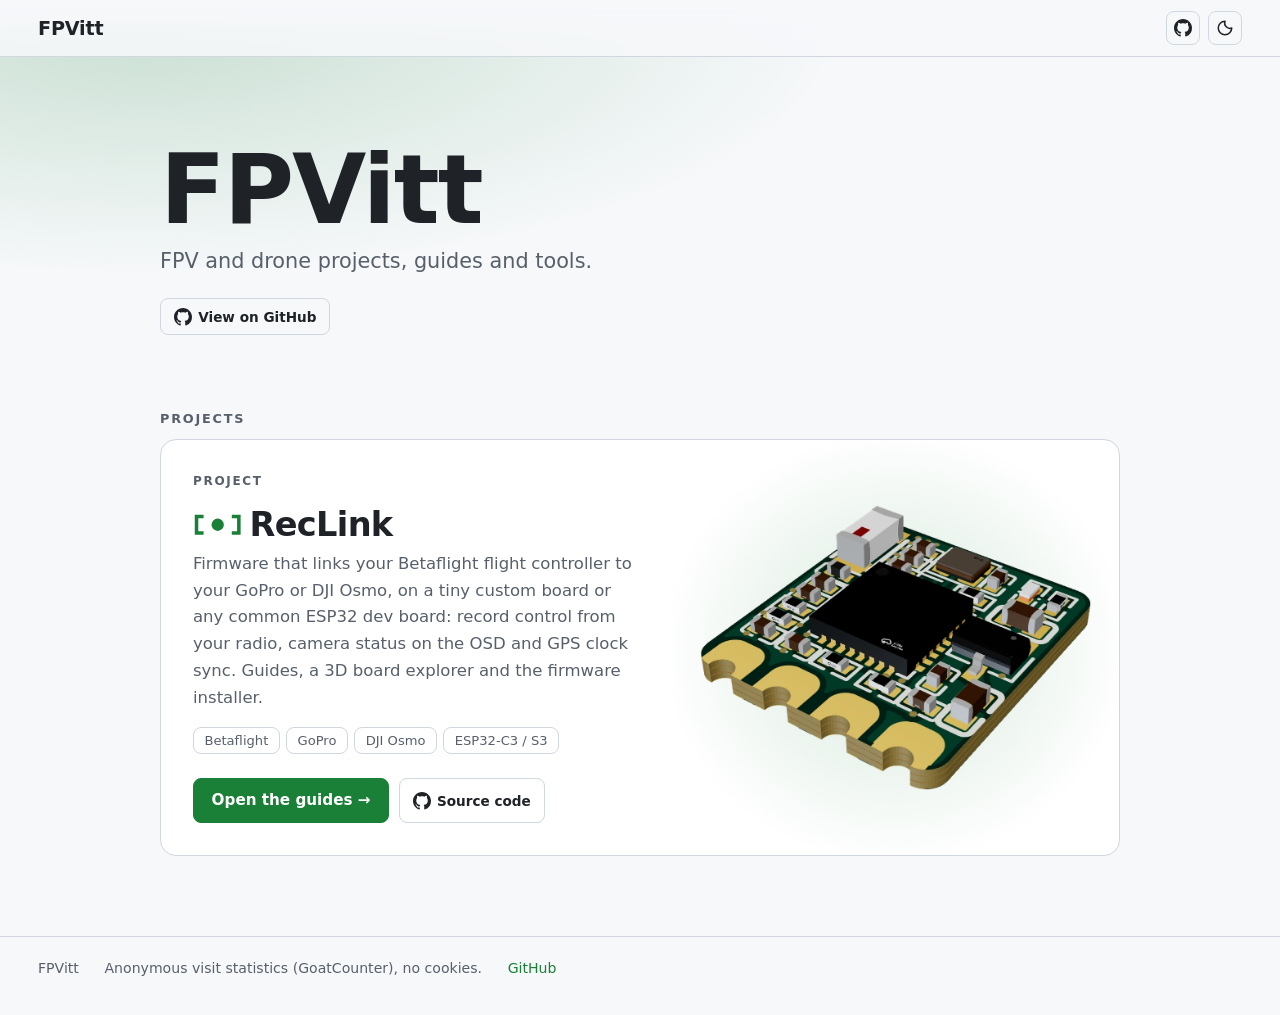
<file: index.html>
<!doctype html>
<html lang="en" data-theme="auto">
<head>
<meta charset="utf-8">
<meta name="viewport" content="width=device-width,initial-scale=1">
<title>FPVitt</title>
<meta name="description" content="FPVitt: FPV and drone projects, guides and tools.">
<meta name="theme-color" content="#0f1216">
<link rel="canonical" href="https://fpvitt.github.io/">
<meta property="og:title" content="FPVitt"><meta property="og:description" content="FPVitt: FPV and drone projects, guides and tools."><meta property="og:type" content="website"><meta property="og:url" content="https://fpvitt.github.io/">
<meta property="og:site_name" content="FPVitt"><meta property="og:image" content="https://fpvitt.github.io/RecLink/assets/og.png"><meta name="twitter:card" content="summary_large_image">
<link rel="icon" type="image/svg+xml" href="RecLink/assets/favicon.svg">
<script>try{var t=localStorage.getItem('rl-theme');if(t)document.documentElement.dataset.theme=t}catch(e){}</script>
<link rel="stylesheet" href="RecLink/assets/site.css">
<style>
.home .hero{padding:3.2rem 0 1.6rem;position:relative}
.home .hero h1{font-size:clamp(3.4rem,10vw,6rem);margin:0 0 .5rem}
.home .hero .sub{font-size:1.3rem;color:var(--mut);margin:0 0 1.3rem;max-width:34rem}
.home .hero::before{content:"";position:absolute;inset:-4rem -40vw auto -40vw;height:22rem;z-index:-1;pointer-events:none;
  background:radial-gradient(50% 100% at 25% 0,color-mix(in srgb,var(--acc) 20%,transparent),transparent 70%)}
.home h2.plain{margin-top:2.2rem;font-size:.8rem;letter-spacing:.14em;text-transform:uppercase;color:var(--mut)}
.proj{display:grid;grid-template-columns:1.05fr .95fr;gap:1rem;align-items:center;background:var(--card);border:1px solid var(--line);border-radius:var(--radius-xl);overflow:hidden;transition:border-color .15s}
.proj:hover{border-color:var(--acc)}
.proj{position:relative;cursor:pointer}
.proj .actions .btn:not(.ghost)::after{content:"";position:absolute;inset:0;border-radius:inherit;z-index:1}
.proj .actions .btn.ghost{position:relative;z-index:2}
.proj .actions .btn:not(.ghost):focus-visible::after{outline:2px solid var(--acc-ink);outline-offset:2px}
.proj-txt{padding:2rem 1.2rem 2rem 2rem}
.proj-k{margin:0 0 .5rem;font-size:.75rem;letter-spacing:.14em;text-transform:uppercase;color:var(--acc-ink);font-weight:700}
.proj h3{text-transform:none;color:var(--fg);display:flex;align-items:center;gap:.45rem;margin:0 0 .6rem;font:900 2.1rem/1 var(--font-brand);letter-spacing:-.02em}
.proj h3 .mark{height:.7em;width:auto;color:var(--acc-ink)}
.proj p{color:var(--mut);margin:0 0 1rem}
.tags{list-style:none;display:flex;flex-wrap:wrap;gap:.4rem;margin:0 0 1.3rem;padding:0}
.tags li{border:1px solid var(--line);border-radius:var(--radius-md);padding:.1rem .65rem;font-size:.82rem;color:var(--mut)}
.proj .actions{display:flex;flex-wrap:wrap;gap:.6rem}
.proj-img{display:block;align-self:stretch;background:radial-gradient(70% 70% at 50% 50%,color-mix(in srgb,var(--acc) 18%,transparent),transparent 75%)}
.proj-img img{display:block;width:100%;height:100%;object-fit:contain;padding:1.2rem}
@media (max-width:760px){.proj{grid-template-columns:1fr}.proj-txt{padding:1.4rem}.proj-img{order:-1}.proj-img img{max-height:240px}}
</style>
</head>
<body data-doc="home" class="home">
<header class="topbar"><div class="bar"><a class="brand" href="./"><span>FPVitt</span></a>
<div class="tools"><a class="icon gh-btn" href="https://github.com/FPVitt" target="_blank" rel="noopener" title="GitHub" aria-label="GitHub"><svg viewBox="0 0 16 16" aria-hidden="true" fill="currentColor"><path d="M8 0C3.58 0 0 3.58 0 8c0 3.54 2.29 6.53 5.47 7.59.4.07.55-.17.55-.38 0-.19-.01-.82-.01-1.49-2.01.37-2.53-.49-2.69-.94-.09-.23-.48-.94-.82-1.13-.28-.15-.68-.52-.01-.53.63-.01 1.08.58 1.23.82.72 1.21 1.87.87 2.33.66.07-.52.28-.87.51-1.07-1.78-.2-3.64-.89-3.64-3.95 0-.87.31-1.59.82-2.15-.08-.2-.36-1.02.08-2.12 0 0 .67-.21 2.2.82.64-.18 1.32-.27 2-.27s1.36.09 2 .27c1.53-1.04 2.2-.82 2.2-.82.44 1.1.16 1.92.08 2.12.51.56.82 1.27.82 2.15 0 3.07-1.87 3.75-3.65 3.95.29.25.54.73.54 1.48 0 1.07-.01 1.93-.01 2.2 0 .21.15.46.55.38A8.01 8.01 0 0 0 16 8c0-4.42-3.58-8-8-8z"/></svg></a>
<button class="icon theme-btn" type="button" title="Switch light / dark theme" aria-label="Switch light / dark theme"><svg viewBox="0 0 24 24" aria-hidden="true"><path d="M12 3a9 9 0 1 0 9 9 7 7 0 0 1-9-9z" fill="none" stroke="currentColor" stroke-width="2" stroke-linejoin="round"/></svg></button></div>
</div></header>
<div class="layout"><main id="main" class="content">
<div class="hero"><h1>FPVitt</h1><p class="sub">FPV and drone projects, guides and tools.</p>
<p><a class="btn ghost" href="https://github.com/FPVitt" target="_blank" rel="noopener"><svg viewBox="0 0 16 16" aria-hidden="true" fill="currentColor"><path d="M8 0C3.58 0 0 3.58 0 8c0 3.54 2.29 6.53 5.47 7.59.4.07.55-.17.55-.38 0-.19-.01-.82-.01-1.49-2.01.37-2.53-.49-2.69-.94-.09-.23-.48-.94-.82-1.13-.28-.15-.68-.52-.01-.53.63-.01 1.08.58 1.23.82.72 1.21 1.87.87 2.33.66.07-.52.28-.87.51-1.07-1.78-.2-3.64-.89-3.64-3.95 0-.87.31-1.59.82-2.15-.08-.2-.36-1.02.08-2.12 0 0 .67-.21 2.2.82.64-.18 1.32-.27 2-.27s1.36.09 2 .27c1.53-1.04 2.2-.82 2.2-.82.44 1.1.16 1.92.08 2.12.51.56.82 1.27.82 2.15 0 3.07-1.87 3.75-3.65 3.95.29.25.54.73.54 1.48 0 1.07-.01 1.93-.01 2.2 0 .21.15.46.55.38A8.01 8.01 0 0 0 16 8c0-4.42-3.58-8-8-8z"/></svg>View on GitHub</a></p></div>
<h2 class="plain">Projects</h2>
<article class="proj"><div class="proj-txt"><p class="proj-k">Project</p><h3><svg class="mark" viewBox="0 0 168 80" aria-hidden="true"><path fill="currentColor" d="M6 6h30v12H18v44h18v12H6zM132 6h30v68h-30V62h18V18h-18z"/><circle fill="currentColor" cx="84" cy="40" r="21"/></svg>RecLink</h3><p>Firmware that links your Betaflight flight controller to your GoPro or DJI Osmo, on a tiny custom board or any common ESP32 dev board: record control from your radio, camera status on the OSD and GPS clock sync. Guides, a 3D board explorer and the firmware installer.</p><ul class="tags"><li>Betaflight</li><li>GoPro</li><li>DJI Osmo</li><li>ESP32-C3 / S3</li></ul><div class="actions"><a class="btn" href="RecLink/">Open the guides &rarr;</a><a class="btn ghost" href="https://github.com/FPVitt/RecLink" target="_blank" rel="noopener"><svg viewBox="0 0 16 16" aria-hidden="true" fill="currentColor"><path d="M8 0C3.58 0 0 3.58 0 8c0 3.54 2.29 6.53 5.47 7.59.4.07.55-.17.55-.38 0-.19-.01-.82-.01-1.49-2.01.37-2.53-.49-2.69-.94-.09-.23-.48-.94-.82-1.13-.28-.15-.68-.52-.01-.53.63-.01 1.08.58 1.23.82.72 1.21 1.87.87 2.33.66.07-.52.28-.87.51-1.07-1.78-.2-3.64-.89-3.64-3.95 0-.87.31-1.59.82-2.15-.08-.2-.36-1.02.08-2.12 0 0 .67-.21 2.2.82.64-.18 1.32-.27 2-.27s1.36.09 2 .27c1.53-1.04 2.2-.82 2.2-.82.44 1.1.16 1.92.08 2.12.51.56.82 1.27.82 2.15 0 3.07-1.87 3.75-3.65 3.95.29.25.54.73.54 1.48 0 1.07-.01 1.93-.01 2.2 0 .21.15.46.55.38A8.01 8.01 0 0 0 16 8c0-4.42-3.58-8-8-8z"/></svg>Source code</a></div></div><a class="proj-img" href="RecLink/" tabindex="-1" aria-hidden="true"><img src="RecLink/assets/board/board-iso.webp" alt="" width="1000" height="739" loading="eager"></a></article>
</main></div>
<footer class="site-foot"><div><span>FPVitt</span><a href="https://github.com/FPVitt">GitHub</a></div></footer>
<script src="RecLink/assets/stats.js" defer></script>
<script src="RecLink/assets/site.js" defer></script>
</body>
</html>
</file>
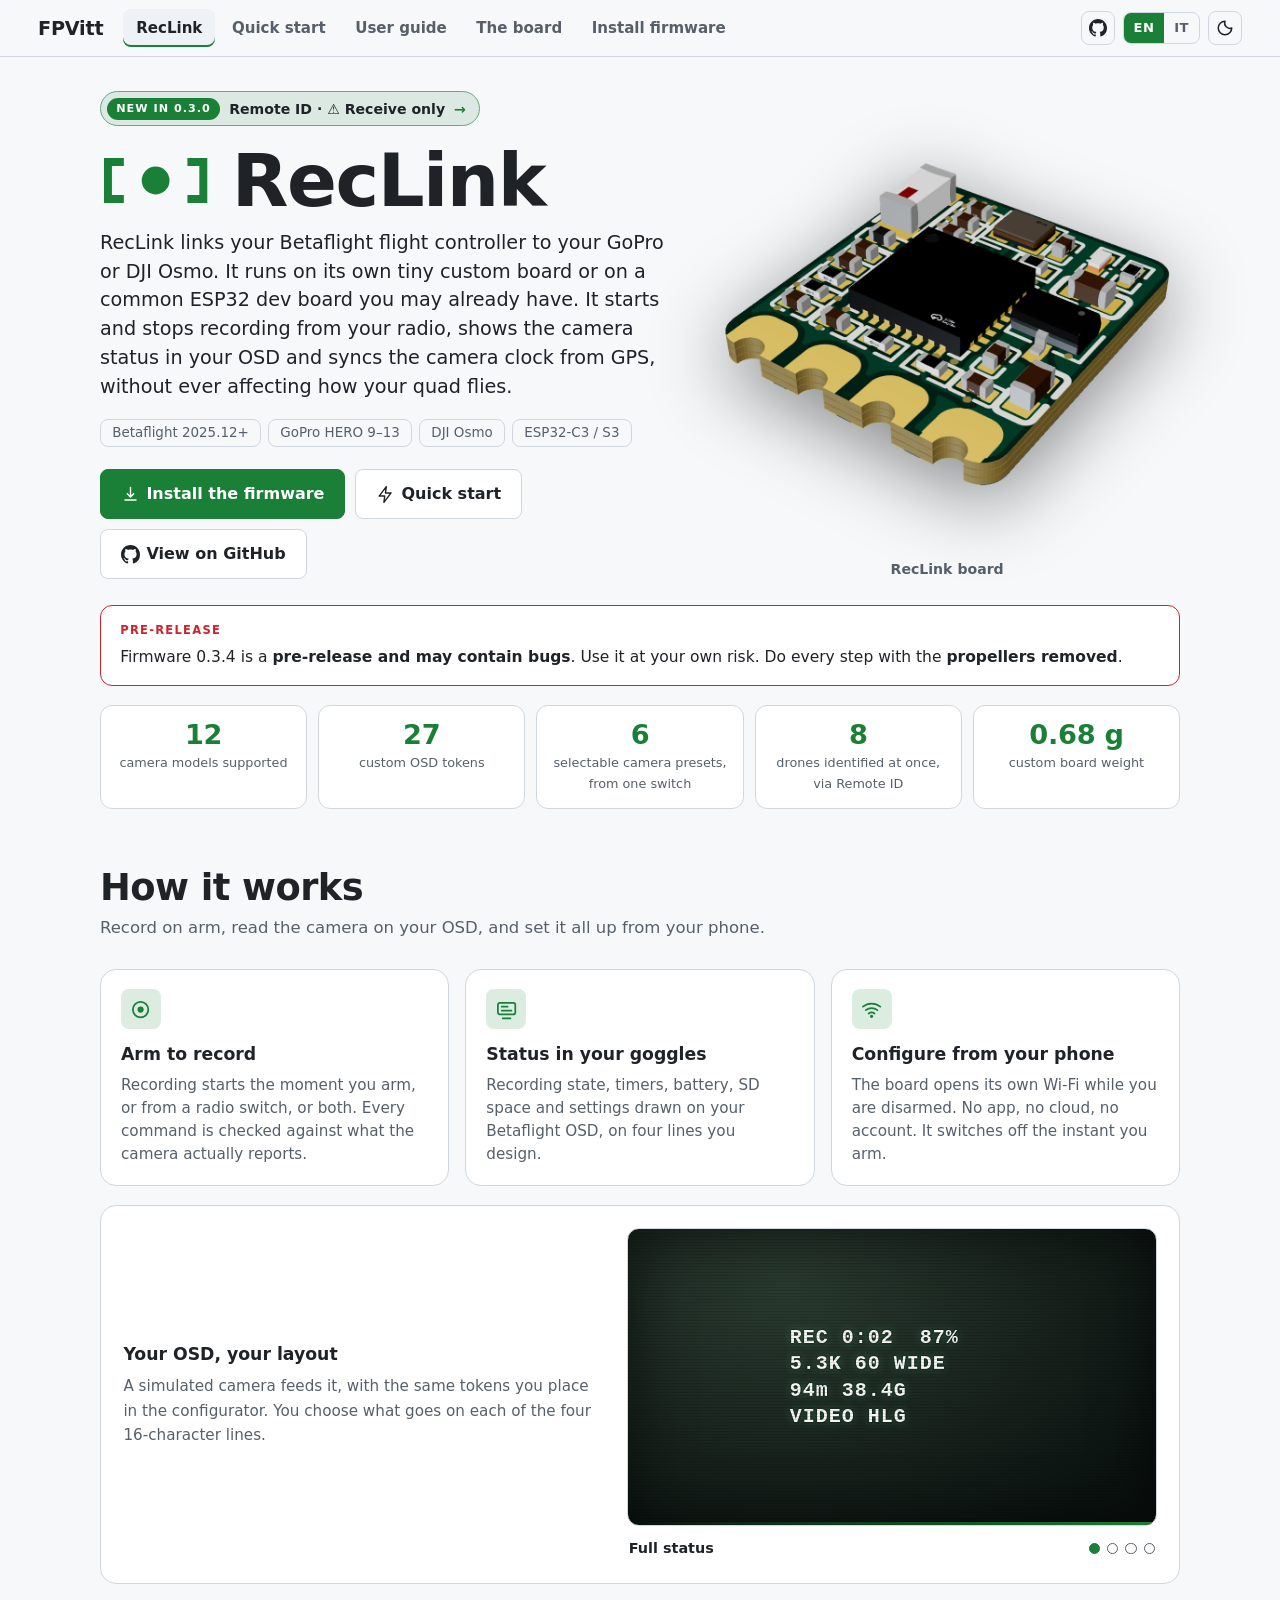
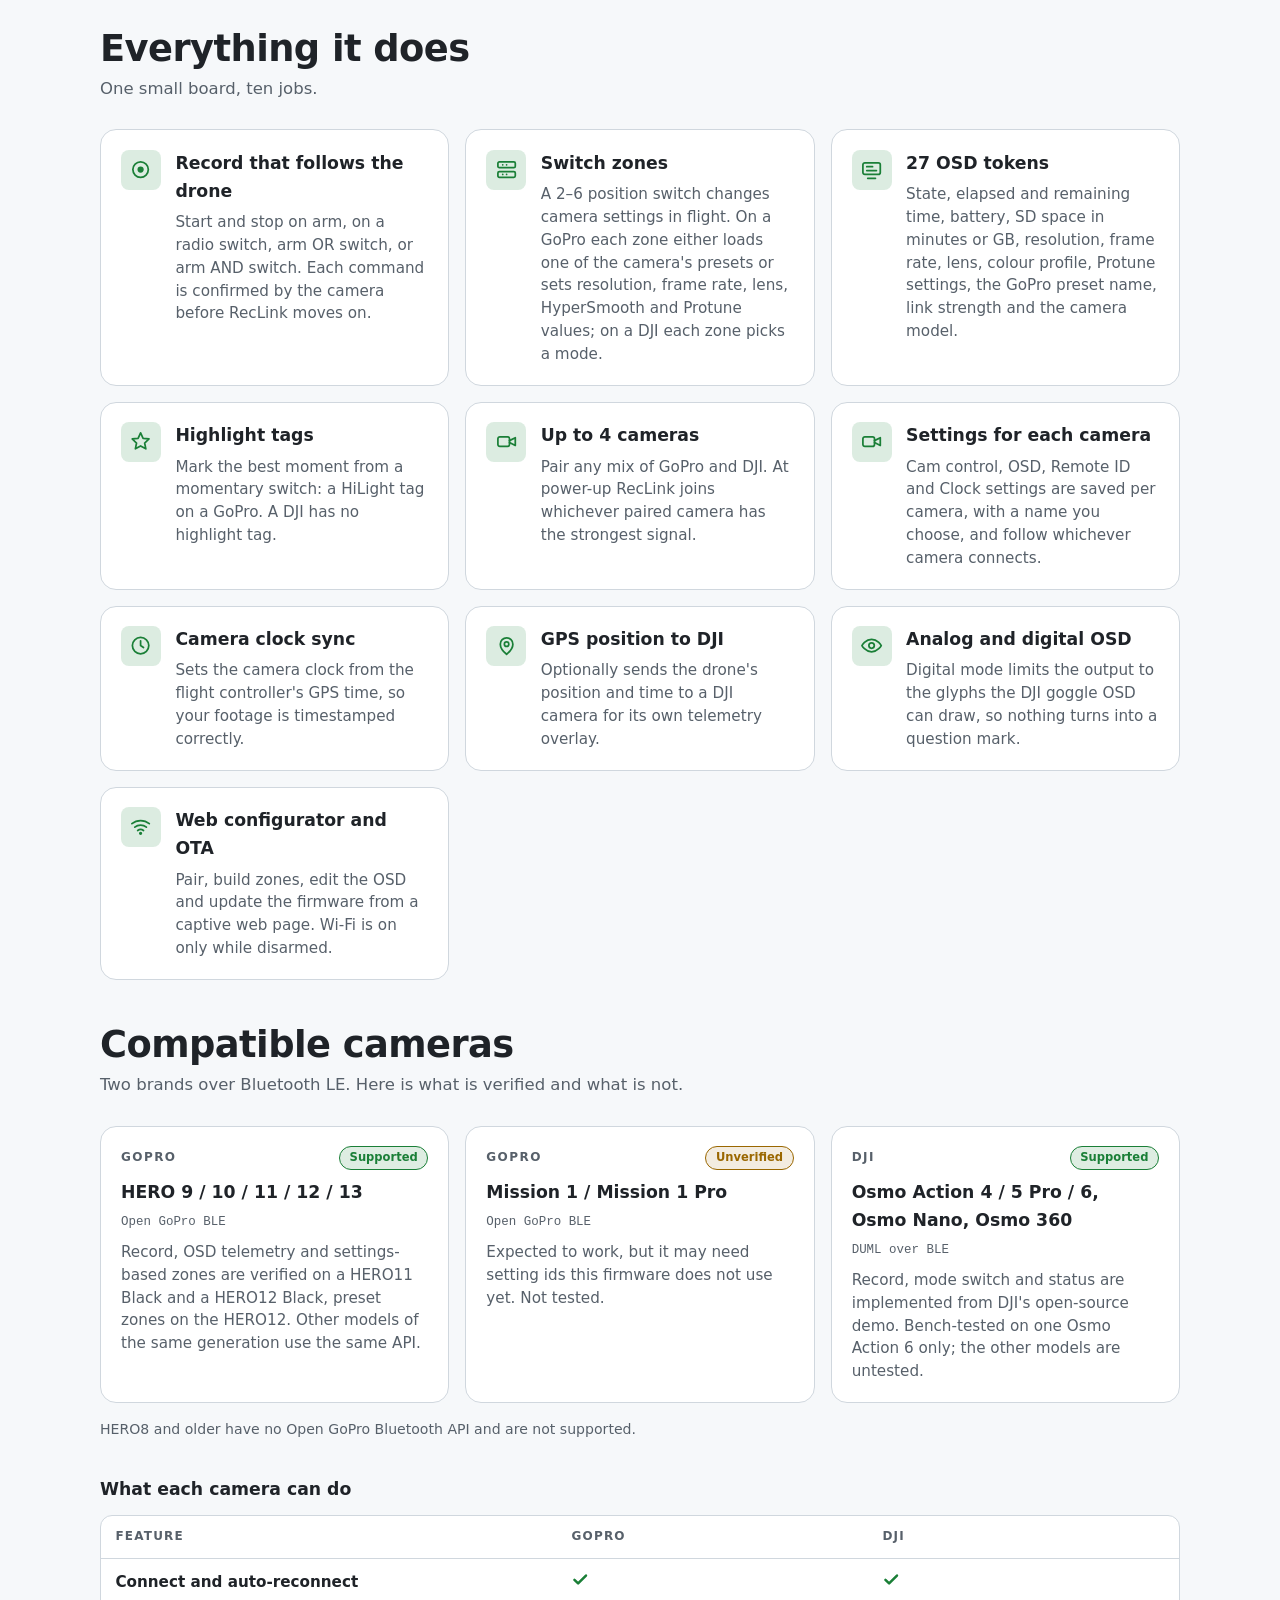
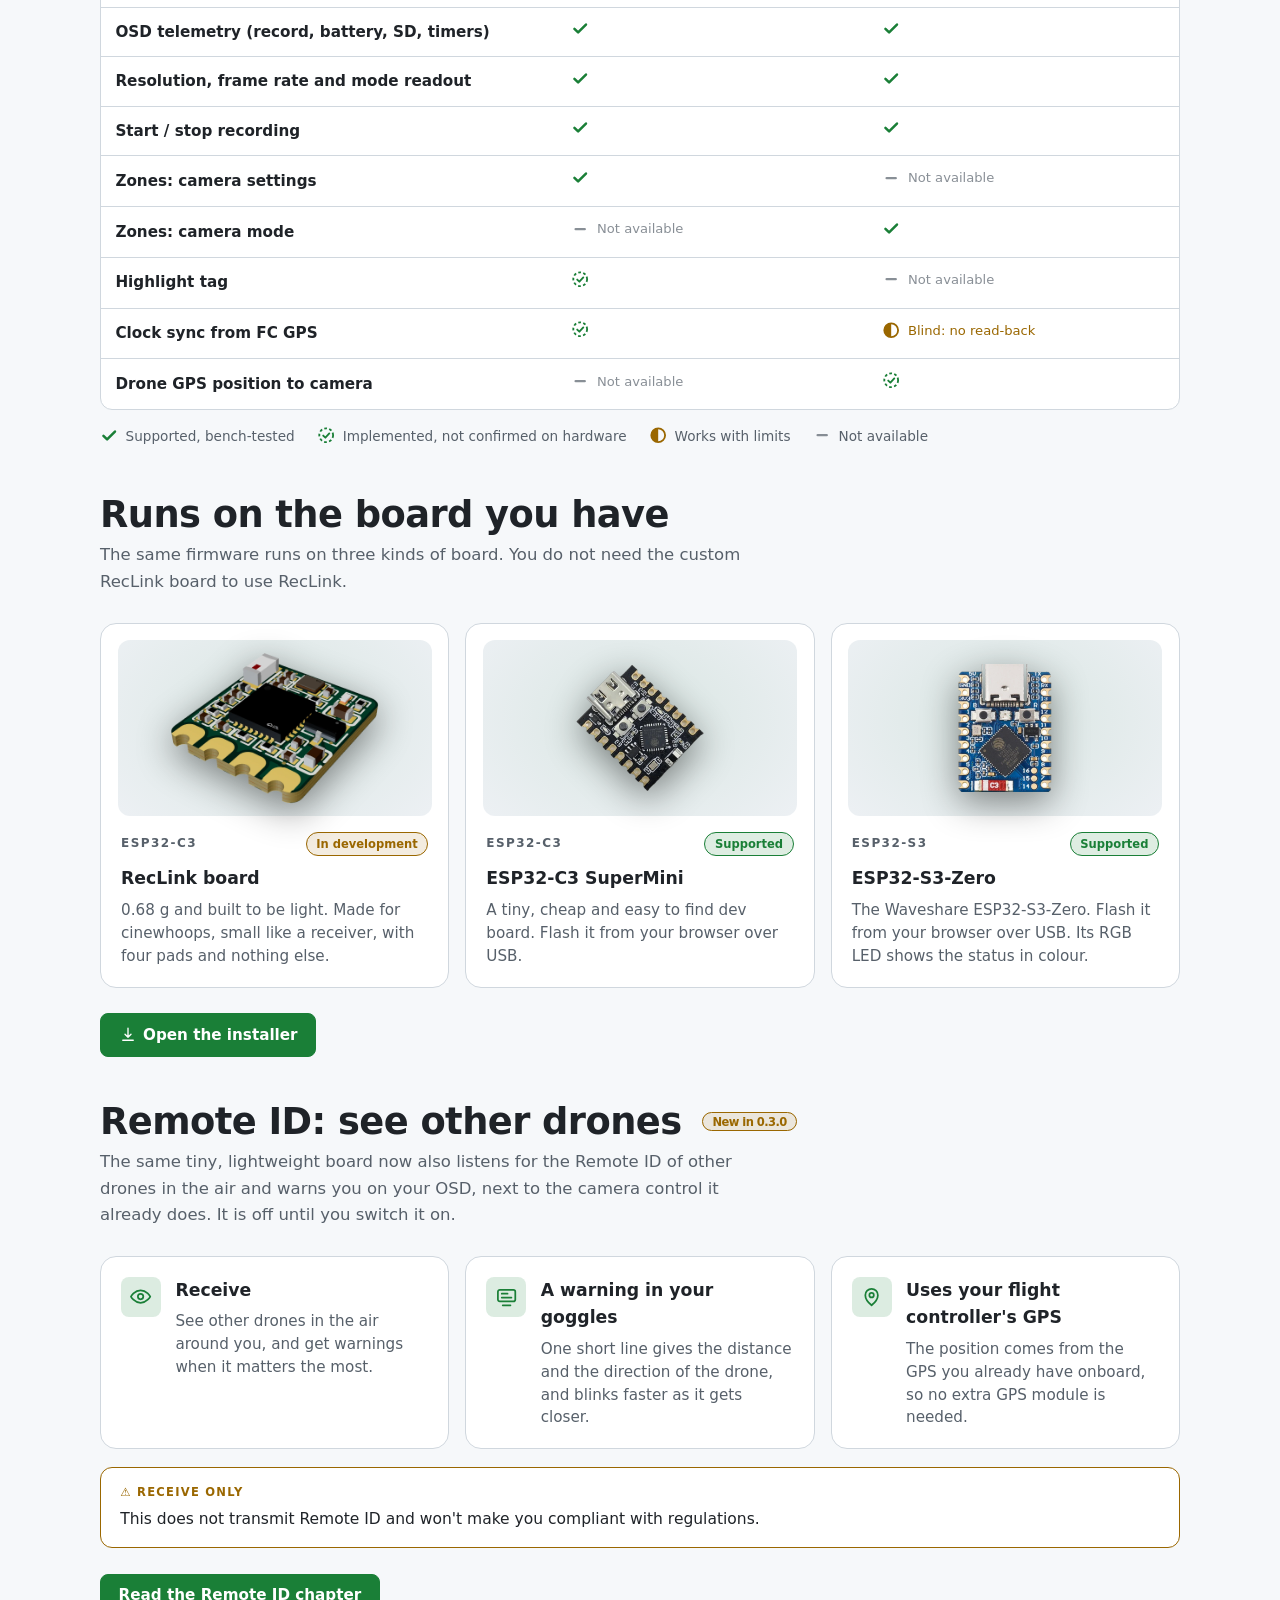
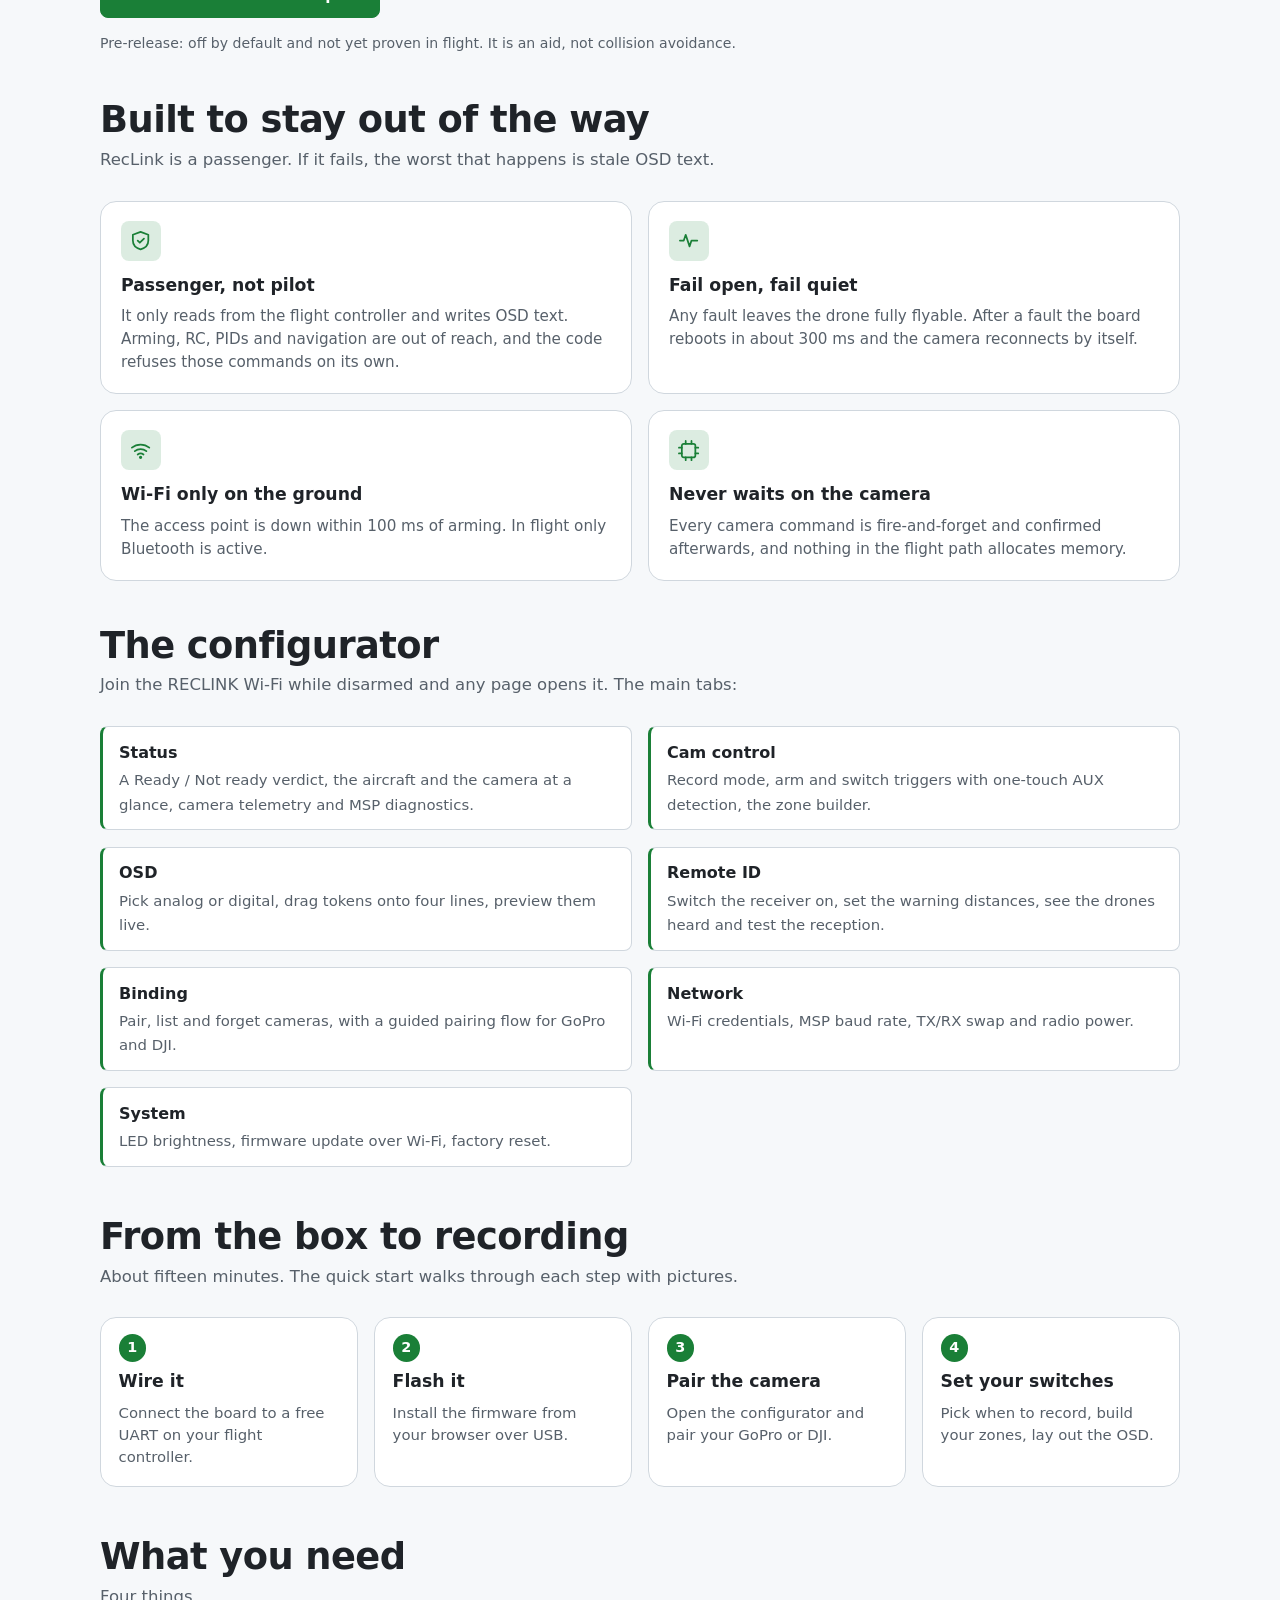
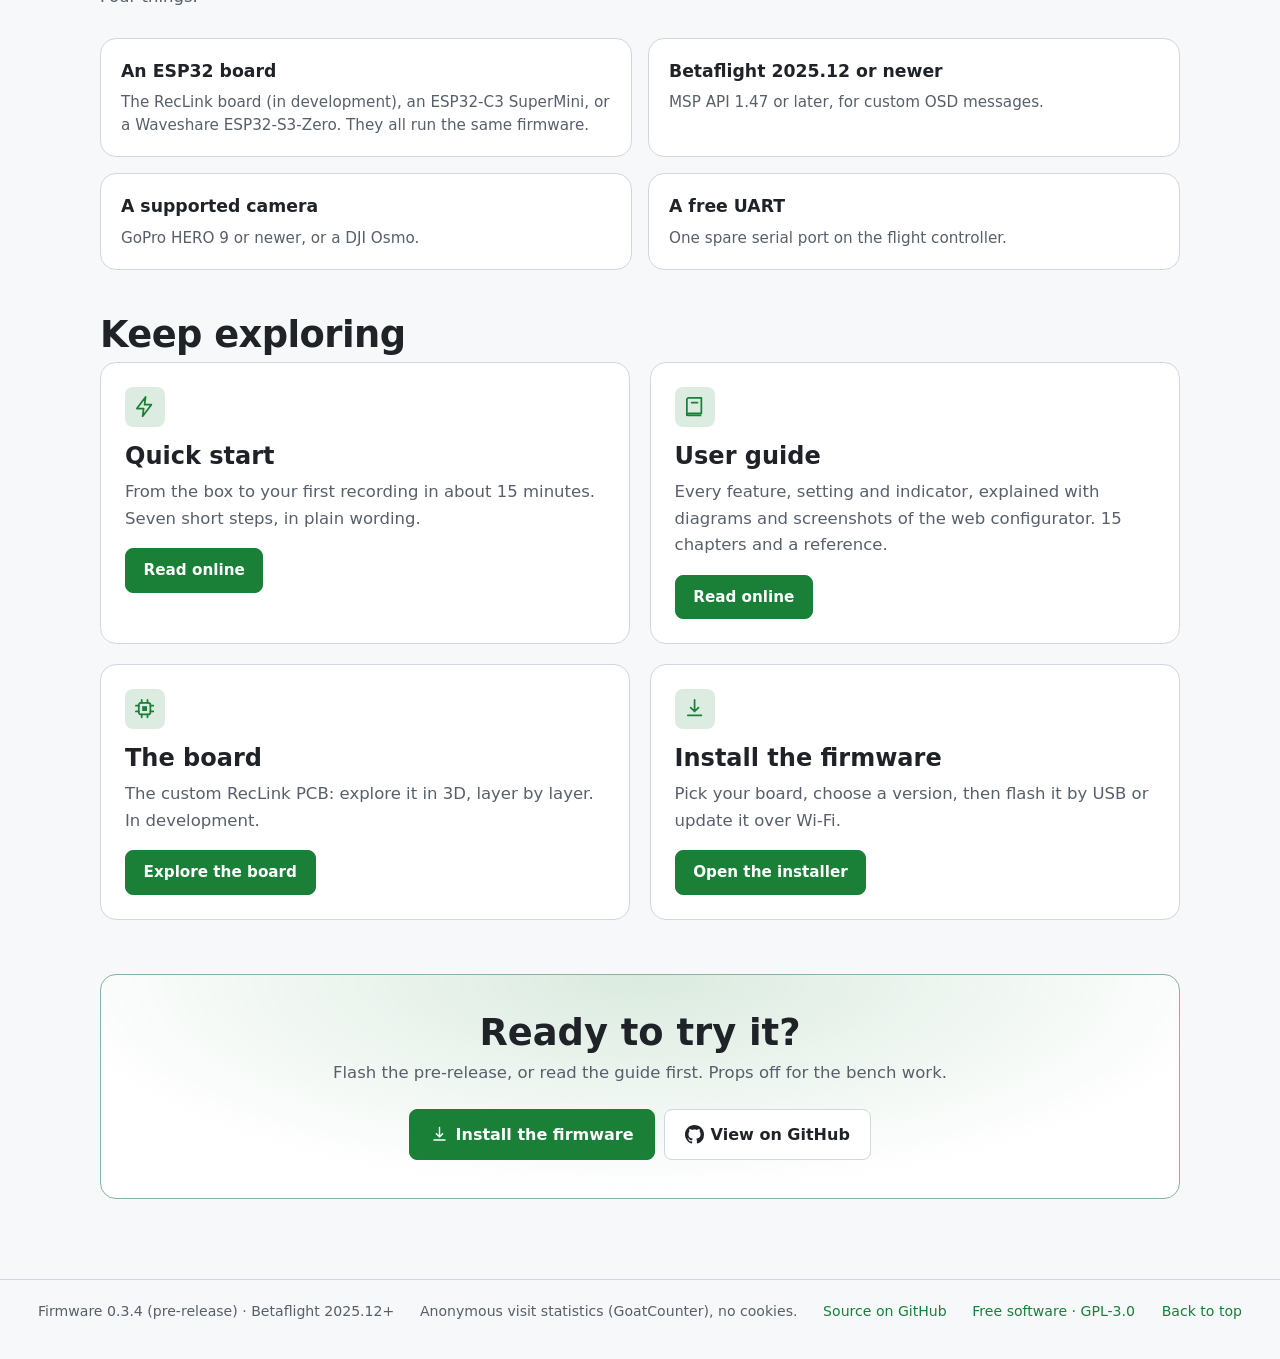
<file: RecLink/index.html>
<!doctype html>
<html lang="en">
<head>
<meta charset="utf-8">
<meta name="viewport" content="width=device-width,initial-scale=1">
<title>RecLink · Betaflight to GoPro / DJI camera bridge (ESP32)</title>
<meta name="description" content="RecLink is an ESP32 bridge between a Betaflight flight controller and a GoPro or DJI action camera: OSD status, record on arm, switch-controlled presets, GPS clock sync. Guides and firmware installer.">
<link rel="canonical" href="https://fpvitt.github.io/RecLink/">
<meta property="og:title" content="RecLink · Betaflight to GoPro / DJI camera bridge">
<meta property="og:description" content="ESP32 bridge between a Betaflight FC and a GoPro / DJI action camera. Guides and firmware installer.">
<meta property="og:type" content="website"><meta property="og:url" content="https://fpvitt.github.io/RecLink/">
<meta property="og:image" content="https://fpvitt.github.io/RecLink/assets/og.png">
<meta name="twitter:card" content="summary_large_image">
<meta name="theme-color" content="#0f1216">
<link rel="icon" type="image/svg+xml" href="assets/favicon.svg">
<link rel="alternate" hreflang="en" href="https://fpvitt.github.io/RecLink/en/">
<link rel="alternate" hreflang="it" href="https://fpvitt.github.io/RecLink/it/">
<link rel="alternate" hreflang="x-default" href="https://fpvitt.github.io/RecLink/en/">
<script>
(function () {
  var l = null;
  try { l = localStorage.getItem('rl-lang'); } catch (e) {}
  if (l !== 'en' && l !== 'it') l = (function(){var a=navigator.languages&&navigator.languages.length?navigator.languages:[navigator.language||''];for(var i=0;i<a.length;i++){if(/^it\b/i.test(a[i]))return 'it';if(/^en\b/i.test(a[i]))return 'en';}return 'en';})();
  location.replace(l + '/' + location.hash);
})();
</script>
<style>
body{margin:0;min-height:100vh;display:grid;place-items:center;background:#0f1216;color:#f2f4f8;font:16px/1.5 system-ui,-apple-system,"Segoe UI",Roboto,sans-serif;text-align:center}
a{color:#2ea043;font-weight:650;font-size:1.2rem;margin:0 .8rem}
h1{font-size:2.4rem;margin:0 0 1rem}
</style>
</head>
<body><main><h1>RecLink</h1><p><a href="en/">English</a> <a href="it/">Italiano</a></p></main></body>
</html>
</file>
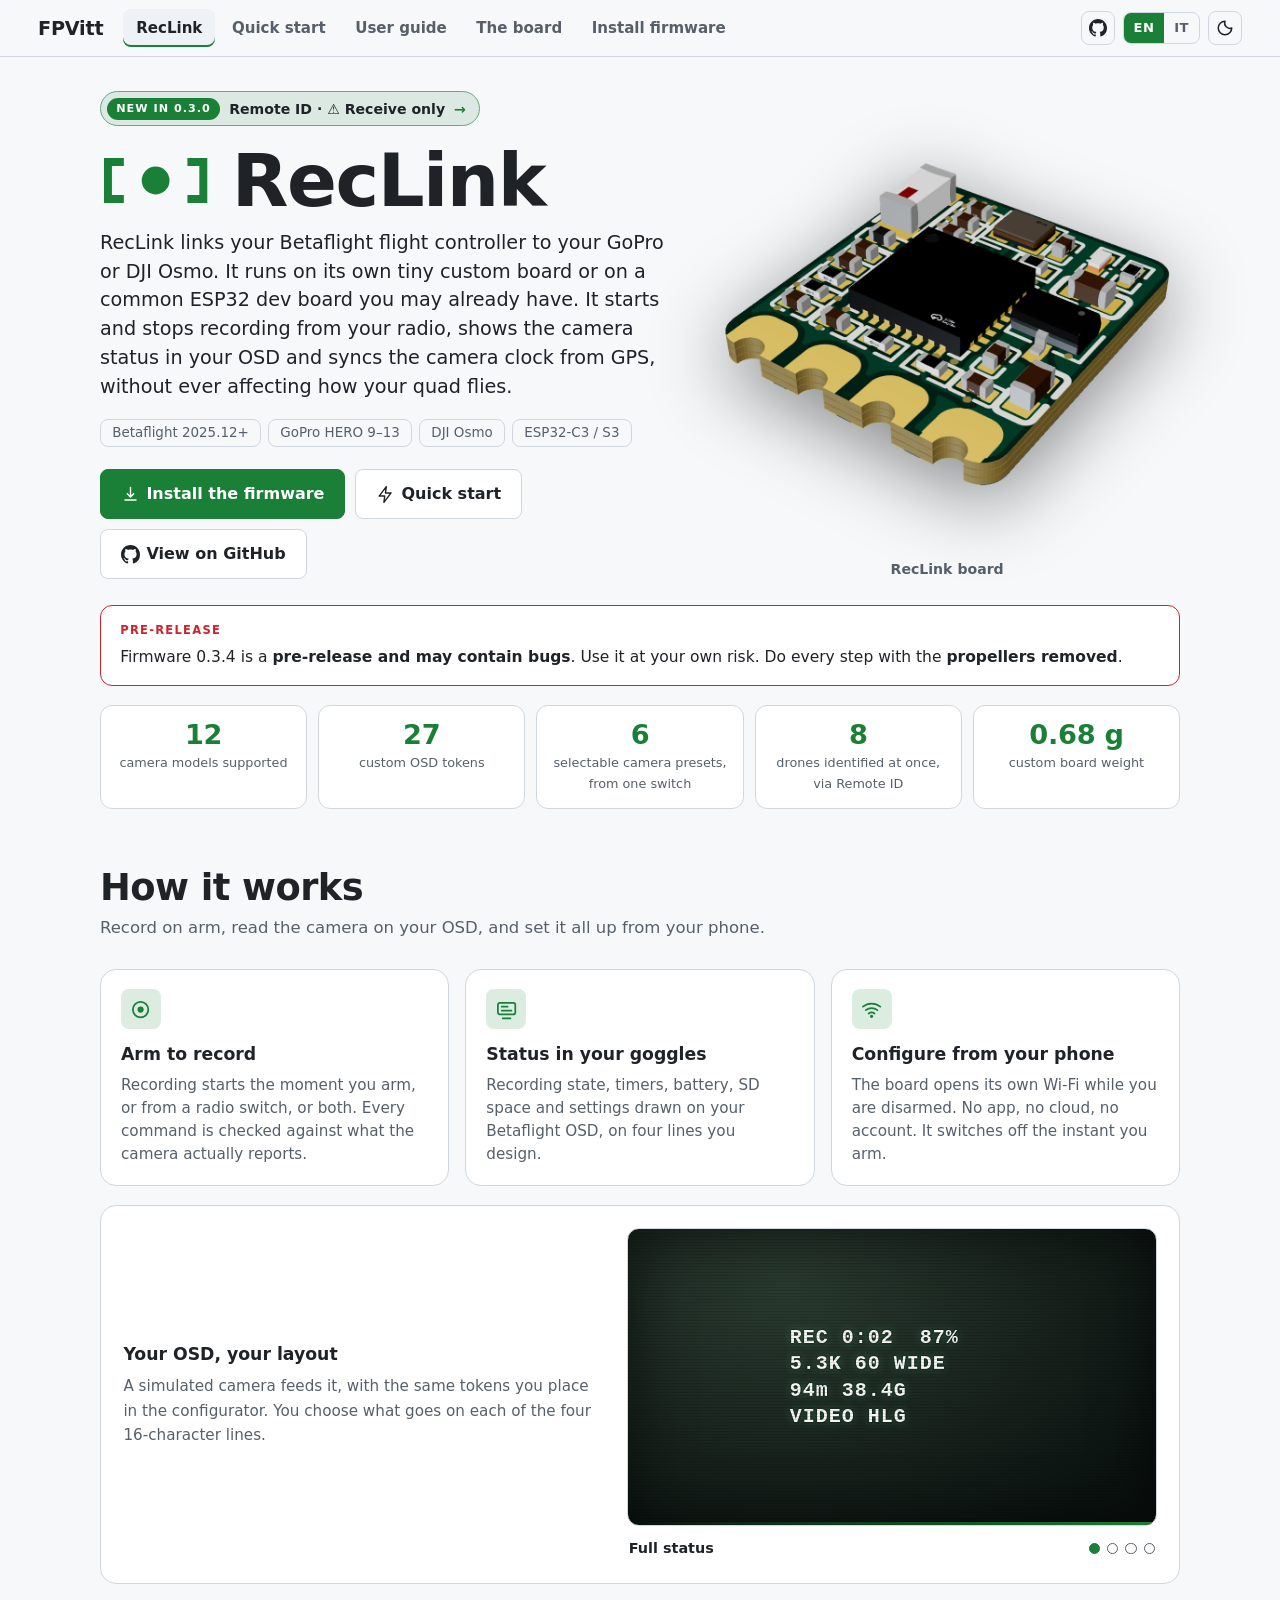
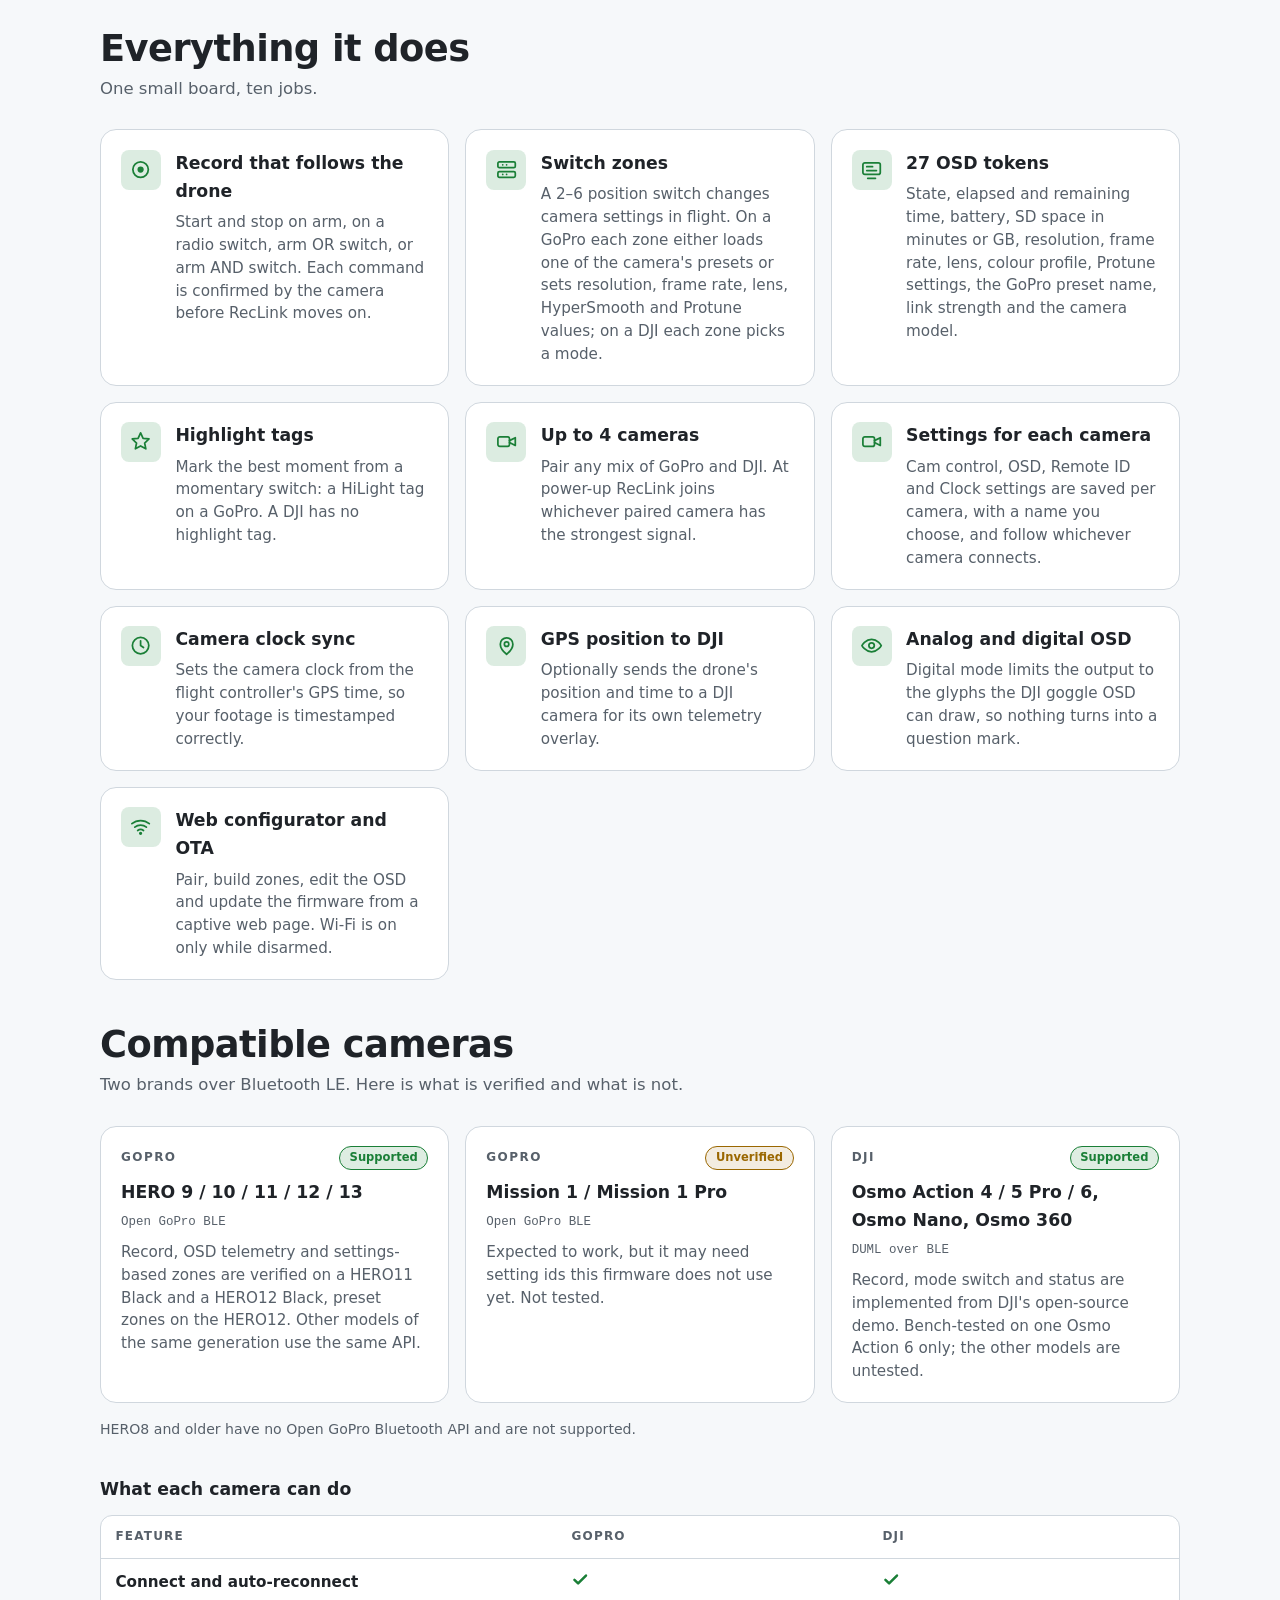
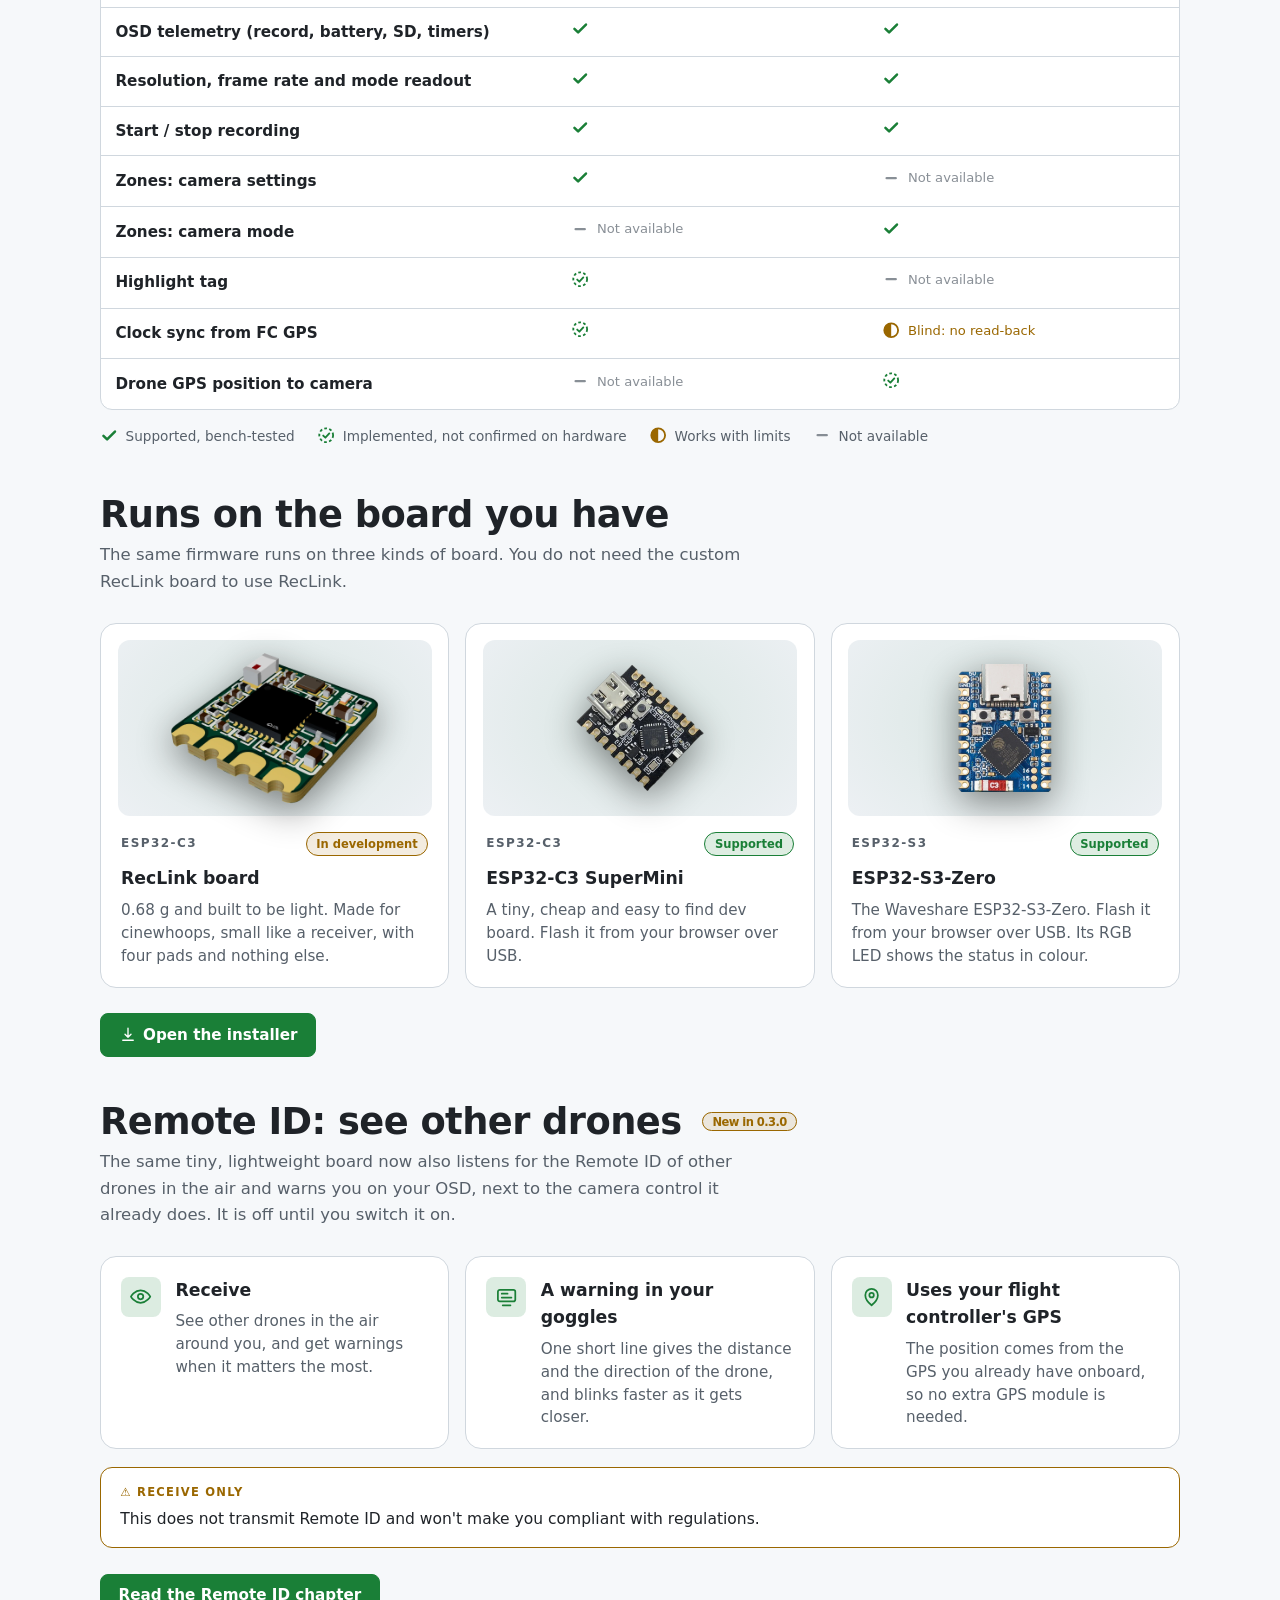
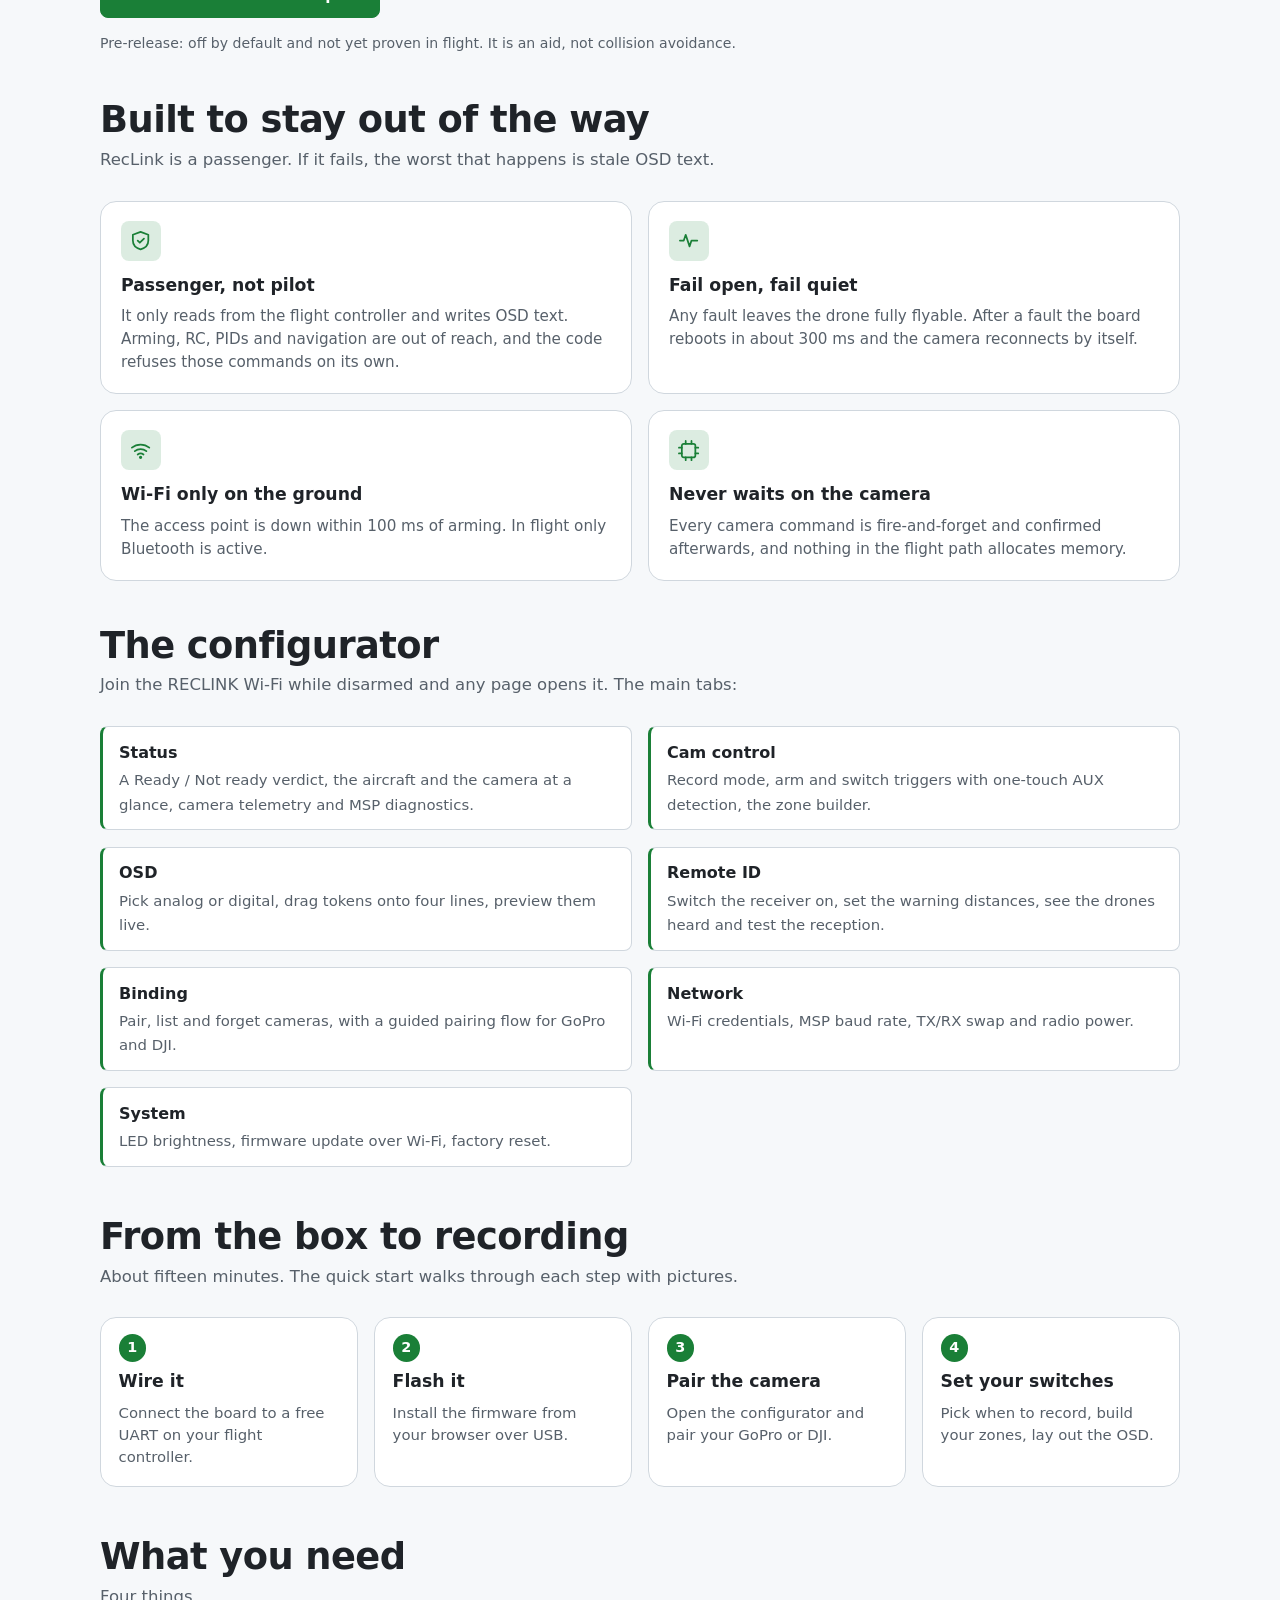
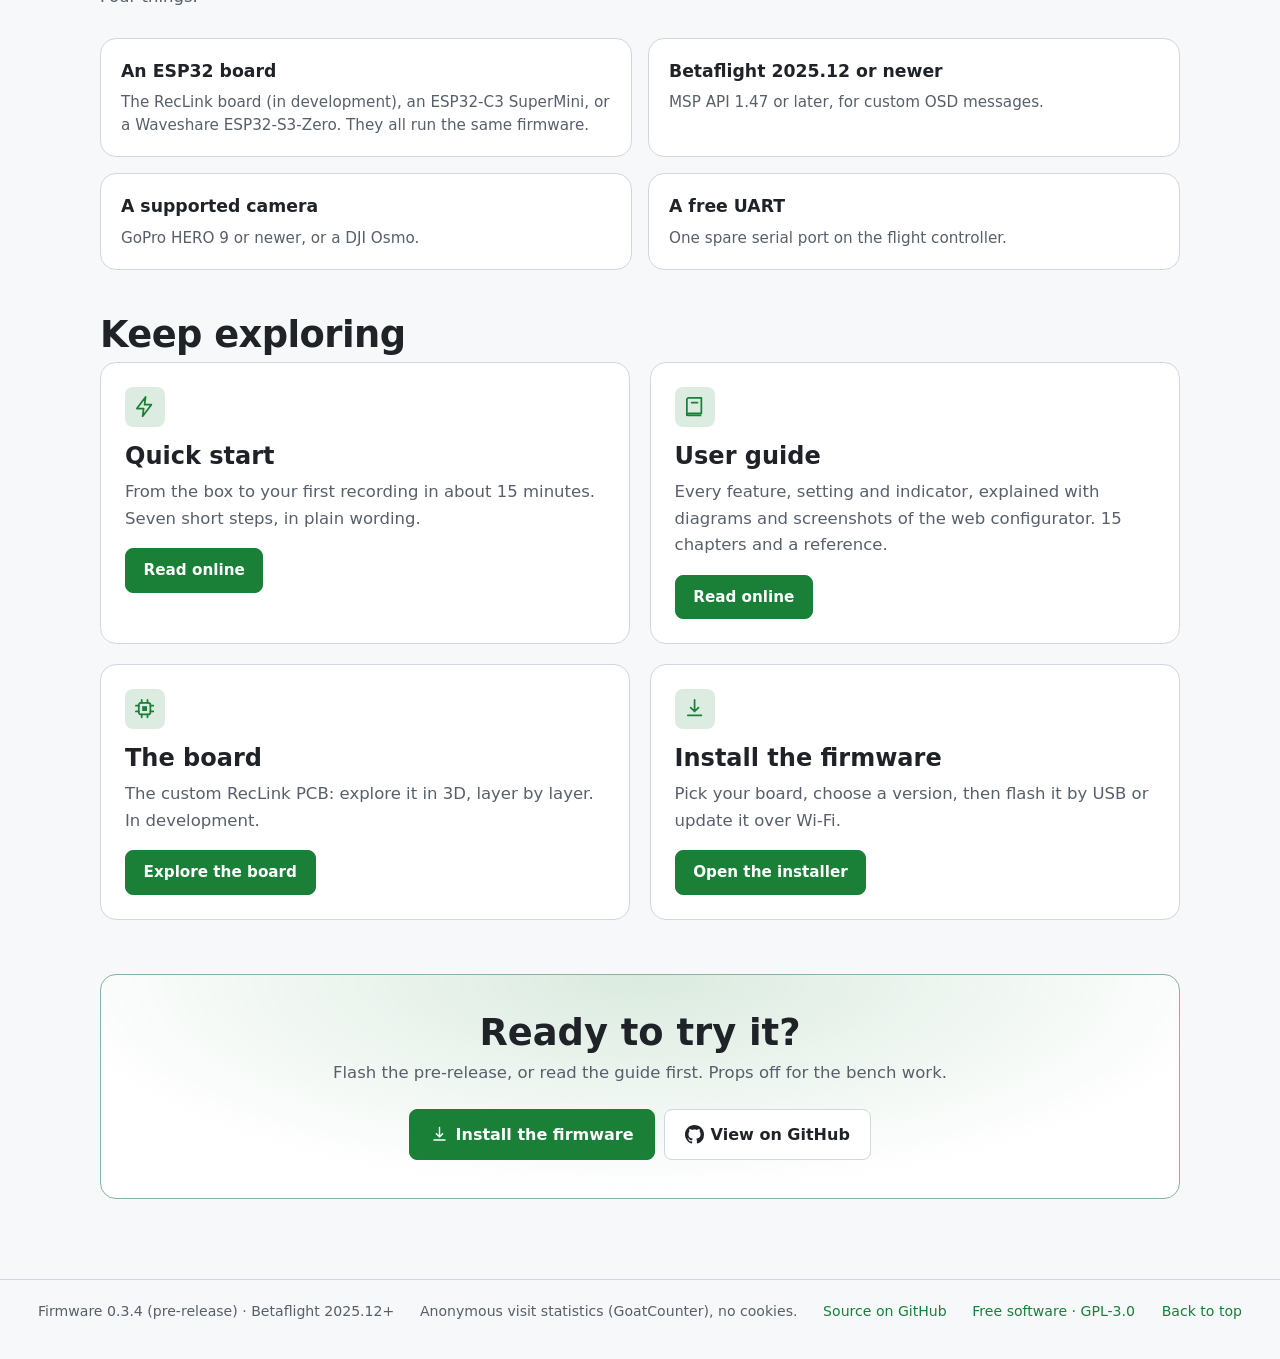
<file: RecLink/en/index.html>
<!doctype html>
<html lang="en" data-theme="auto">
<head>
<meta charset="utf-8">
<meta name="viewport" content="width=device-width,initial-scale=1">
<title>RecLink guides · RecLink</title>
<meta name="description" content="RecLink links your Betaflight flight controller to your GoPro or DJI Osmo. It runs on its own tiny custom board or on a common ESP32 dev board you may already have. It starts and stops recording from your radio, shows the camera status in your OSD and syncs the camera clock from GPS, without ever affecting how your quad flies.">
<meta name="theme-color" content="#0f1216">
<meta property="og:title" content="RecLink guides · RecLink">
<meta property="og:description" content="RecLink links your Betaflight flight controller to your GoPro or DJI Osmo. It runs on its own tiny custom board or on a common ESP32 dev board you may already have. It starts and stops recording from your radio, shows the camera status in your OSD and syncs the camera clock from GPS, without ever affecting how your quad flies.">
<meta property="og:type" content="website">
<link rel="icon" type="image/svg+xml" href="../assets/favicon.svg">
<link rel="canonical" href="https://fpvitt.github.io/RecLink/en/">
<link rel="alternate" hreflang="en" href="https://fpvitt.github.io/RecLink/en/">
<link rel="alternate" hreflang="it" href="https://fpvitt.github.io/RecLink/it/">
<link rel="alternate" hreflang="x-default" href="https://fpvitt.github.io/RecLink/en/">
<meta property="og:url" content="https://fpvitt.github.io/RecLink/en/">
<meta property="og:site_name" content="RecLink">
<meta property="og:locale" content="en_US"><meta property="og:locale:alternate" content="it_IT">
<meta property="og:image" content="https://fpvitt.github.io/RecLink/assets/og.png"><meta property="og:image:width" content="1200"><meta property="og:image:height" content="630">
<meta name="twitter:card" content="summary_large_image"><meta name="twitter:title" content="RecLink guides · RecLink"><meta name="twitter:description" content="RecLink links your Betaflight flight controller to your GoPro or DJI Osmo. It runs on its own tiny custom board or on a common ESP32 dev board you may already have. It starts and stops recording from your radio, shows the camera status in your OSD and syncs the camera clock from GPS, without ever affecting how your quad flies."><meta name="twitter:image" content="https://fpvitt.github.io/RecLink/assets/og.png">
<script type="application/ld+json">{"@context": "https://schema.org", "@type": "SoftwareApplication", "name": "RecLink", "applicationCategory": "DeveloperApplication", "operatingSystem": "ESP32 (ESP-IDF)", "softwareVersion": "0.3.4", "description": "RecLink links your Betaflight flight controller to your GoPro or DJI Osmo. It runs on its own tiny custom board or on a common ESP32 dev board you may already have. It starts and stops recording from your radio, shows the camera status in your OSD and syncs the camera clock from GPS, without ever affecting how your quad flies.", "url": "https://fpvitt.github.io/RecLink/en/", "image": "https://fpvitt.github.io/RecLink/assets/og.png", "downloadUrl": "https://github.com/FPVitt/RecLink/releases", "codeRepository": "https://github.com/FPVitt/RecLink", "license": "https://github.com/FPVitt/RecLink", "offers": {"@type": "Offer", "price": "0", "priceCurrency": "EUR"}}</script>
<script>try{var t=localStorage.getItem('rl-theme');if(t)document.documentElement.dataset.theme=t}catch(e){}</script>
<link rel="stylesheet" href="../assets/site.css">
</head>
<body data-doc="index">
<a class="skip" href="#main">Skip to content</a>
<header class="topbar"><div class="bar">
<a class="brand" href="../../" aria-label="FPVitt"><span>FPVitt</span></a>
<nav class="tabs" aria-label="Guides"><a href="index.html" aria-current="page">RecLink</a><a href="quick-start.html">Quick start</a><a href="user-guide.html">User guide</a><a href="the-board.html">The board</a><a href="../flash/">Install firmware</a></nav>
<div class="tools"><a class="icon gh-btn" href="https://github.com/FPVitt/RecLink" target="_blank" rel="noopener" title="View on GitHub" aria-label="View on GitHub"><svg viewBox="0 0 16 16" aria-hidden="true" fill="currentColor"><path d="M8 0C3.58 0 0 3.58 0 8c0 3.54 2.29 6.53 5.47 7.59.4.07.55-.17.55-.38 0-.19-.01-.82-.01-1.49-2.01.37-2.53-.49-2.69-.94-.09-.23-.48-.94-.82-1.13-.28-.15-.68-.52-.01-.53.63-.01 1.08.58 1.23.82.72 1.21 1.87.87 2.33.66.07-.52.28-.87.51-1.07-1.78-.2-3.64-.89-3.64-3.95 0-.87.31-1.59.82-2.15-.08-.2-.36-1.02.08-2.12 0 0 .67-.21 2.2.82.64-.18 1.32-.27 2-.27s1.36.09 2 .27c1.53-1.04 2.2-.82 2.2-.82.44 1.1.16 1.92.08 2.12.51.56.82 1.27.82 2.15 0 3.07-1.87 3.75-3.65 3.95.29.25.54.73.54 1.48 0 1.07-.01 1.93-.01 2.2 0 .21.15.46.55.38A8.01 8.01 0 0 0 16 8c0-4.42-3.58-8-8-8z"/></svg></a><div class="seg" role="group" aria-label="Language"><a href="#" hreflang="en" lang="en" data-lang="en" aria-current="true">EN</a><a href="../it/index.html" hreflang="it" lang="it" data-lang="it">IT</a></div>
<button class="icon theme-btn" type="button" title="Switch light / dark theme" aria-label="Switch light / dark theme"><svg viewBox="0 0 24 24" aria-hidden="true"><path d="M12 3a9 9 0 1 0 9 9 7 7 0 0 1-9-9z" fill="none" stroke="currentColor" stroke-width="2" stroke-linejoin="round"/></svg></button></div>
</div><div id="progress" aria-hidden="true"></div></header>
<div class="layout">

<main id="main" class="content">
<div class="hero rl-hero"><div class="rl-hero-txt"><a class="soon-pill" href="#remote-id"><b>New in 0.3.0</b><span>Remote ID · ⚠︎ Receive only</span><i aria-hidden="true">→</i></a><h1 class="logo-h1"><svg class="mark" viewBox="0 0 168 80" aria-hidden="true"><path fill="currentColor" d="M6 6h30v12H18v44h18v12H6zM132 6h30v68h-30V62h18V18h-18z"/><circle fill="currentColor" cx="84" cy="40" r="21"/></svg>RecLink</h1><p class="sub">RecLink links your Betaflight flight controller to your GoPro or DJI Osmo. It runs on its own tiny custom board or on a common ESP32 dev board you may already have. It starts and stops recording from your radio, shows the camera status in your OSD and syncs the camera clock from GPS, without ever affecting how your quad flies.</p><div class="meta"><span>Betaflight 2025.12+</span><span>GoPro HERO 9–13</span><span>DJI Osmo</span><span>ESP32-C3 / S3</span></div><p class="cta-row"><a class="btn lg" href="../flash/"><svg viewBox="0 0 24 24" aria-hidden="true"><path d="M12 3v12m0 0-4-4m4 4 4-4M5 19h14" fill="none" stroke="currentColor" stroke-width="1.8" stroke-linecap="round" stroke-linejoin="round"/></svg>Install the firmware</a><a class="btn lg alt" href="quick-start.html"><svg viewBox="0 0 24 24" aria-hidden="true"><path d="M13 2 4 14h7l-1 8 9-12h-7z" fill="none" stroke="currentColor" stroke-width="1.8" stroke-linejoin="round"/></svg>Quick start</a><a class="btn lg alt" href="https://github.com/FPVitt/RecLink" target="_blank" rel="noopener"><svg viewBox="0 0 16 16" aria-hidden="true" fill="currentColor"><path d="M8 0C3.58 0 0 3.58 0 8c0 3.54 2.29 6.53 5.47 7.59.4.07.55-.17.55-.38 0-.19-.01-.82-.01-1.49-2.01.37-2.53-.49-2.69-.94-.09-.23-.48-.94-.82-1.13-.28-.15-.68-.52-.01-.53.63-.01 1.08.58 1.23.82.72 1.21 1.87.87 2.33.66.07-.52.28-.87.51-1.07-1.78-.2-3.64-.89-3.64-3.95 0-.87.31-1.59.82-2.15-.08-.2-.36-1.02.08-2.12 0 0 .67-.21 2.2.82.64-.18 1.32-.27 2-.27s1.36.09 2 .27c1.53-1.04 2.2-.82 2.2-.82.44 1.1.16 1.92.08 2.12.51.56.82 1.27.82 2.15 0 3.07-1.87 3.75-3.65 3.95.29.25.54.73.54 1.48 0 1.07-.01 1.93-.01 2.2 0 .21.15.46.55.38A8.01 8.01 0 0 0 16 8c0-4.42-3.58-8-8-8z"/></svg>View on GitHub</a></p></div><div class="rl-hero-img"><div class="hero-stack"><figure class="hs" style="--i:0"><img src="../assets/board/board-iso.webp" alt="RecLink board" width="640" height="640" loading="eager" decoding="async"><figcaption>RecLink board</figcaption></figure><figure class="hs" style="--i:1"><img src="../assets/board/hero-supermini.webp" alt="ESP32-C3 SuperMini" width="640" height="640" loading="lazy" decoding="async"><figcaption>ESP32-C3 SuperMini</figcaption></figure><figure class="hs" style="--i:2"><img src="../assets/board/hero-s3zero.webp" alt="ESP32-S3-Zero" width="640" height="640" loading="lazy" decoding="async"><figcaption>ESP32-S3-Zero</figcaption></figure></div></div></div><div class="callout danger"><span class="tag">Pre-release</span><p>Firmware 0.3.4 is a <b>pre-release and may contain bugs</b>. Use it at your own risk. Do every step with the <b>propellers removed</b>.</p></div><ul class="rl-stats"><li><b>12</b><span>camera models supported</span></li><li><b>27</b><span>custom OSD tokens</span></li><li><b>6</b><span>selectable camera presets, from one switch</span></li><li><b>8</b><span>drones identified at once, via Remote ID</span></li><li><b>0.68 g</b><span>custom board weight</span></li></ul><section class="rl-sec" id="action"><h2 class="sec">How it works</h2><p class="sec-s">Record on arm, read the camera on your OSD, and set it all up from your phone.</p><div class="acts"><article class="act"><span class="ico"><svg viewBox="0 0 24 24" aria-hidden="true" fill="none" stroke="currentColor" stroke-width="1.8" stroke-linecap="round" stroke-linejoin="round"><circle cx="12" cy="12" r="8"/><circle cx="12" cy="12" r="3.2" fill="currentColor" stroke="none"/></svg></span><h3>Arm to record</h3><p>Recording starts the moment you arm, or from a radio switch, or both. Every command is checked against what the camera actually reports.</p></article><article class="act"><span class="ico"><svg viewBox="0 0 24 24" aria-hidden="true" fill="none" stroke="currentColor" stroke-width="1.8" stroke-linecap="round" stroke-linejoin="round"><rect x="3" y="5" width="18" height="12" rx="2"/><path d="M7 9h6M7 13h10M8 21h8"/></svg></span><h3>Status in your goggles</h3><p>Recording state, timers, battery, SD space and settings drawn on your Betaflight OSD, on four lines you design.</p></article><article class="act"><span class="ico"><svg viewBox="0 0 24 24" aria-hidden="true" fill="none" stroke="currentColor" stroke-width="1.8" stroke-linecap="round" stroke-linejoin="round"><path d="M3 9a14 14 0 0 1 18 0M6 12.5a9.5 9.5 0 0 1 12 0M9 16a5 5 0 0 1 6 0"/><circle cx="12" cy="19" r=".8" fill="currentColor"/></svg></span><h3>Configure from your phone</h3><p>The board opens its own Wi-Fi while you are disarmed. No app, no cloud, no account. It switches off the instant you arm.</p></article></div><div class="osd-demo"><div class="osd-cap"><h3>Your OSD, your layout</h3><p>A simulated camera feeds it, with the same tokens you place in the configurator. You choose what goes on each of the four 16-character lines.</p></div><div class="osd-wrap"><div class="osd-screen" role="img" aria-label="A simulated camera feeds it, with the same tokens you place in the configurator. You choose what goes on each of the four 16-character lines." data-sets="[[&quot;%st %et  %bt&quot;, &quot;%rs %fp %ln&quot;, &quot;%sd %sg&quot;, &quot;%md %pr&quot;], [&quot;&quot;, &quot;%st %et&quot;, &quot;&quot;, &quot;&quot;], [&quot;%st %et&quot;, &quot;SD %sd left&quot;, &quot;%sg FREE&quot;, &quot;BAT %bt&quot;], [&quot;%rs %fp %ln&quot;, &quot;%pr %bd %ar&quot;, &quot;%cr dBm  %bt&quot;, &quot;%st %et&quot;]]" data-labels="[&quot;Full status&quot;, &quot;Minimal&quot;, &quot;Card and battery&quot;, &quot;Camera settings&quot;]"><div class="osd-lines"><span>REC 0:00  87%</span><span>5.3K 60 WIDE</span><span>94m 38.4G</span><span>VIDEO HLG</span></div><i class="osd-prog" aria-hidden="true"></i></div><div class="osd-bar"><span class="osd-label">Full status</span><span class="osd-dots"><button type="button" class="osd-dot on" aria-label="Full status" data-i="0"></button><button type="button" class="osd-dot" aria-label="Minimal" data-i="1"></button><button type="button" class="osd-dot" aria-label="Card and battery" data-i="2"></button><button type="button" class="osd-dot" aria-label="Camera settings" data-i="3"></button></span></div></div></div></section><section class="rl-sec" id="features"><h2 class="sec">Everything it does</h2><p class="sec-s">One small board, ten jobs.</p><div class="feats"><article class="feat"><span class="ico"><svg viewBox="0 0 24 24" aria-hidden="true" fill="none" stroke="currentColor" stroke-width="1.8" stroke-linecap="round" stroke-linejoin="round"><circle cx="12" cy="12" r="8"/><circle cx="12" cy="12" r="3.2" fill="currentColor" stroke="none"/></svg></span><div><h3>Record that follows the drone</h3><p>Start and stop on arm, on a radio switch, arm OR switch, or arm AND switch. Each command is confirmed by the camera before RecLink moves on.</p></div></article><article class="feat"><span class="ico"><svg viewBox="0 0 24 24" aria-hidden="true" fill="none" stroke="currentColor" stroke-width="1.8" stroke-linecap="round" stroke-linejoin="round"><rect x="3" y="4" width="18" height="6" rx="1.5"/><rect x="3" y="14" width="18" height="6" rx="1.5"/><path d="M8 7h.01M8 17h.01M12 7h.01M12 17h.01"/></svg></span><div><h3>Switch zones</h3><p>A 2–6 position switch changes camera settings in flight. On a GoPro each zone either loads one of the camera&#x27;s presets or sets resolution, frame rate, lens, HyperSmooth and Protune values; on a DJI each zone picks a mode.</p></div></article><article class="feat"><span class="ico"><svg viewBox="0 0 24 24" aria-hidden="true" fill="none" stroke="currentColor" stroke-width="1.8" stroke-linecap="round" stroke-linejoin="round"><rect x="3" y="5" width="18" height="12" rx="2"/><path d="M7 9h6M7 13h10M8 21h8"/></svg></span><div><h3>27 OSD tokens</h3><p>State, elapsed and remaining time, battery, SD space in minutes or GB, resolution, frame rate, lens, colour profile, Protune settings, the GoPro preset name, link strength and the camera model.</p></div></article><article class="feat"><span class="ico"><svg viewBox="0 0 24 24" aria-hidden="true" fill="none" stroke="currentColor" stroke-width="1.8" stroke-linecap="round" stroke-linejoin="round"><path d="M12 3l2.6 5.6 6.1.7-4.5 4.2 1.2 6L12 16.5 6.6 19.5l1.2-6L3.3 9.3l6.1-.7z"/></svg></span><div><h3>Highlight tags</h3><p>Mark the best moment from a momentary switch: a HiLight tag on a GoPro. A DJI has no highlight tag.</p></div></article><article class="feat"><span class="ico"><svg viewBox="0 0 24 24" aria-hidden="true" fill="none" stroke="currentColor" stroke-width="1.8" stroke-linecap="round" stroke-linejoin="round"><rect x="3" y="7" width="12" height="10" rx="2"/><path d="M15 11l6-3v8l-6-3"/></svg></span><div><h3>Up to 4 cameras</h3><p>Pair any mix of GoPro and DJI. At power-up RecLink joins whichever paired camera has the strongest signal.</p></div></article><article class="feat"><span class="ico"><svg viewBox="0 0 24 24" aria-hidden="true" fill="none" stroke="currentColor" stroke-width="1.8" stroke-linecap="round" stroke-linejoin="round"><rect x="3" y="7" width="12" height="10" rx="2"/><path d="M15 11l6-3v8l-6-3"/></svg></span><div><h3>Settings for each camera</h3><p>Cam control, OSD, Remote ID and Clock settings are saved per camera, with a name you choose, and follow whichever camera connects.</p></div></article><article class="feat"><span class="ico"><svg viewBox="0 0 24 24" aria-hidden="true" fill="none" stroke="currentColor" stroke-width="1.8" stroke-linecap="round" stroke-linejoin="round"><circle cx="12" cy="12" r="8.5"/><path d="M12 7v5l3 2"/></svg></span><div><h3>Camera clock sync</h3><p>Sets the camera clock from the flight controller&#x27;s GPS time, so your footage is timestamped correctly.</p></div></article><article class="feat"><span class="ico"><svg viewBox="0 0 24 24" aria-hidden="true" fill="none" stroke="currentColor" stroke-width="1.8" stroke-linecap="round" stroke-linejoin="round"><path d="M12 21s-6.5-5.4-6.5-10.5a6.5 6.5 0 0 1 13 0C18.5 15.6 12 21 12 21z"/><circle cx="12" cy="10.5" r="2.3"/></svg></span><div><h3>GPS position to DJI</h3><p>Optionally sends the drone&#x27;s position and time to a DJI camera for its own telemetry overlay.</p></div></article><article class="feat"><span class="ico"><svg viewBox="0 0 24 24" aria-hidden="true" fill="none" stroke="currentColor" stroke-width="1.8" stroke-linecap="round" stroke-linejoin="round"><path d="M2 12s3.6-6.5 10-6.5S22 12 22 12s-3.6 6.5-10 6.5S2 12 2 12z"/><circle cx="12" cy="12" r="2.8"/></svg></span><div><h3>Analog and digital OSD</h3><p>Digital mode limits the output to the glyphs the DJI goggle OSD can draw, so nothing turns into a question mark.</p></div></article><article class="feat"><span class="ico"><svg viewBox="0 0 24 24" aria-hidden="true" fill="none" stroke="currentColor" stroke-width="1.8" stroke-linecap="round" stroke-linejoin="round"><path d="M3 9a14 14 0 0 1 18 0M6 12.5a9.5 9.5 0 0 1 12 0M9 16a5 5 0 0 1 6 0"/><circle cx="12" cy="19" r=".8" fill="currentColor"/></svg></span><div><h3>Web configurator and OTA</h3><p>Pair, build zones, edit the OSD and update the firmware from a captive web page. Wi-Fi is on only while disarmed.</p></div></article></div></section><section class="rl-sec" id="cameras"><h2 class="sec">Compatible cameras</h2><p class="sec-s">Two brands over Bluetooth LE. Here is what is verified and what is not.</p><div class="cams"><article class="cam"><div class="cam-top"><span class="brand-t">GoPro</span><span class="badge good">Supported</span></div><h3>HERO 9 / 10 / 11 / 12 / 13</h3><p class="proto">Open GoPro BLE</p><p>Record, OSD telemetry and settings-based zones are verified on a HERO11 Black and a HERO12 Black, preset zones on the HERO12. Other models of the same generation use the same API.</p></article><article class="cam"><div class="cam-top"><span class="brand-t">GoPro</span><span class="badge warn">Unverified</span></div><h3>Mission 1 / Mission 1 Pro</h3><p class="proto">Open GoPro BLE</p><p>Expected to work, but it may need setting ids this firmware does not use yet. Not tested.</p></article><article class="cam"><div class="cam-top"><span class="brand-t">DJI</span><span class="badge good">Supported</span></div><h3>Osmo Action 4 / 5 Pro / 6, Osmo Nano, Osmo 360</h3><p class="proto">DUML over BLE</p><p>Record, mode switch and status are implemented from DJI&#x27;s open-source demo. Bench-tested on one Osmo Action 6 only; the other models are untested.</p></article></div><p class="fine">HERO8 and older have no Open GoPro Bluetooth API and are not supported.</p><h3 class="mx-h">What each camera can do</h3><div class="mx-wrap"><table class="mx"><thead><tr><th>Feature</th><th>GoPro</th><th>DJI</th></tr></thead><tbody><tr><th scope="row">Connect and auto-reconnect</th><td><span class="cm ok" title=""><svg viewBox="0 0 16 16" aria-hidden="true"><path d="M3 8.5l3.2 3.2L13 4.8" fill="none" stroke="currentColor" stroke-width="2.2" stroke-linecap="round" stroke-linejoin="round"/></svg><i></i></span></td><td><span class="cm ok" title=""><svg viewBox="0 0 16 16" aria-hidden="true"><path d="M3 8.5l3.2 3.2L13 4.8" fill="none" stroke="currentColor" stroke-width="2.2" stroke-linecap="round" stroke-linejoin="round"/></svg><i></i></span></td></tr><tr><th scope="row">OSD telemetry (record, battery, SD, timers)</th><td><span class="cm ok" title=""><svg viewBox="0 0 16 16" aria-hidden="true"><path d="M3 8.5l3.2 3.2L13 4.8" fill="none" stroke="currentColor" stroke-width="2.2" stroke-linecap="round" stroke-linejoin="round"/></svg><i></i></span></td><td><span class="cm ok" title=""><svg viewBox="0 0 16 16" aria-hidden="true"><path d="M3 8.5l3.2 3.2L13 4.8" fill="none" stroke="currentColor" stroke-width="2.2" stroke-linecap="round" stroke-linejoin="round"/></svg><i></i></span></td></tr><tr><th scope="row">Resolution, frame rate and mode readout</th><td><span class="cm ok" title=""><svg viewBox="0 0 16 16" aria-hidden="true"><path d="M3 8.5l3.2 3.2L13 4.8" fill="none" stroke="currentColor" stroke-width="2.2" stroke-linecap="round" stroke-linejoin="round"/></svg><i></i></span></td><td><span class="cm ok" title=""><svg viewBox="0 0 16 16" aria-hidden="true"><path d="M3 8.5l3.2 3.2L13 4.8" fill="none" stroke="currentColor" stroke-width="2.2" stroke-linecap="round" stroke-linejoin="round"/></svg><i></i></span></td></tr><tr><th scope="row">Start / stop recording</th><td><span class="cm ok" title=""><svg viewBox="0 0 16 16" aria-hidden="true"><path d="M3 8.5l3.2 3.2L13 4.8" fill="none" stroke="currentColor" stroke-width="2.2" stroke-linecap="round" stroke-linejoin="round"/></svg><i></i></span></td><td><span class="cm ok" title=""><svg viewBox="0 0 16 16" aria-hidden="true"><path d="M3 8.5l3.2 3.2L13 4.8" fill="none" stroke="currentColor" stroke-width="2.2" stroke-linecap="round" stroke-linejoin="round"/></svg><i></i></span></td></tr><tr><th scope="row">Zones: camera settings</th><td><span class="cm ok" title=""><svg viewBox="0 0 16 16" aria-hidden="true"><path d="M3 8.5l3.2 3.2L13 4.8" fill="none" stroke="currentColor" stroke-width="2.2" stroke-linecap="round" stroke-linejoin="round"/></svg><i></i></span></td><td><span class="cm no" title="Not available"><svg viewBox="0 0 16 16" aria-hidden="true"><path d="M4 8h8" stroke="currentColor" stroke-width="2" stroke-linecap="round"/></svg><i>Not available</i></span></td></tr><tr><th scope="row">Zones: camera mode</th><td><span class="cm no" title="Not available"><svg viewBox="0 0 16 16" aria-hidden="true"><path d="M4 8h8" stroke="currentColor" stroke-width="2" stroke-linecap="round"/></svg><i>Not available</i></span></td><td><span class="cm ok" title=""><svg viewBox="0 0 16 16" aria-hidden="true"><path d="M3 8.5l3.2 3.2L13 4.8" fill="none" stroke="currentColor" stroke-width="2.2" stroke-linecap="round" stroke-linejoin="round"/></svg><i></i></span></td></tr><tr><th scope="row">Highlight tag</th><td><span class="cm un" title=""><svg viewBox="0 0 16 16" aria-hidden="true"><circle cx="8" cy="8" r="6" fill="none" stroke="currentColor" stroke-width="1.6" stroke-dasharray="2.4 2"/><path d="M5.4 8.3l1.9 1.9 3.4-3.7" fill="none" stroke="currentColor" stroke-width="1.6" stroke-linecap="round" stroke-linejoin="round"/></svg><i></i></span></td><td><span class="cm no" title="Not available"><svg viewBox="0 0 16 16" aria-hidden="true"><path d="M4 8h8" stroke="currentColor" stroke-width="2" stroke-linecap="round"/></svg><i>Not available</i></span></td></tr><tr><th scope="row">Clock sync from FC GPS</th><td><span class="cm un" title=""><svg viewBox="0 0 16 16" aria-hidden="true"><circle cx="8" cy="8" r="6" fill="none" stroke="currentColor" stroke-width="1.6" stroke-dasharray="2.4 2"/><path d="M5.4 8.3l1.9 1.9 3.4-3.7" fill="none" stroke="currentColor" stroke-width="1.6" stroke-linecap="round" stroke-linejoin="round"/></svg><i></i></span></td><td><span class="cm pa" title="Blind: no read-back"><svg viewBox="0 0 16 16" aria-hidden="true"><circle cx="8" cy="8" r="6" fill="none" stroke="currentColor" stroke-width="1.6"/><path d="M8 2a6 6 0 0 0 0 12z" fill="currentColor"/></svg><i>Blind: no read-back</i></span></td></tr><tr><th scope="row">Drone GPS position to camera</th><td><span class="cm no" title="Not available"><svg viewBox="0 0 16 16" aria-hidden="true"><path d="M4 8h8" stroke="currentColor" stroke-width="2" stroke-linecap="round"/></svg><i>Not available</i></span></td><td><span class="cm un" title=""><svg viewBox="0 0 16 16" aria-hidden="true"><circle cx="8" cy="8" r="6" fill="none" stroke="currentColor" stroke-width="1.6" stroke-dasharray="2.4 2"/><path d="M5.4 8.3l1.9 1.9 3.4-3.7" fill="none" stroke="currentColor" stroke-width="1.6" stroke-linecap="round" stroke-linejoin="round"/></svg><i></i></span></td></tr></tbody></table></div><ul class="mx-leg"><li><span class="cm ok" title=""><svg viewBox="0 0 16 16" aria-hidden="true"><path d="M3 8.5l3.2 3.2L13 4.8" fill="none" stroke="currentColor" stroke-width="2.2" stroke-linecap="round" stroke-linejoin="round"/></svg><i></i></span><span>Supported, bench-tested</span></li><li><span class="cm un" title=""><svg viewBox="0 0 16 16" aria-hidden="true"><circle cx="8" cy="8" r="6" fill="none" stroke="currentColor" stroke-width="1.6" stroke-dasharray="2.4 2"/><path d="M5.4 8.3l1.9 1.9 3.4-3.7" fill="none" stroke="currentColor" stroke-width="1.6" stroke-linecap="round" stroke-linejoin="round"/></svg><i></i></span><span>Implemented, not confirmed on hardware</span></li><li><span class="cm pa" title=""><svg viewBox="0 0 16 16" aria-hidden="true"><circle cx="8" cy="8" r="6" fill="none" stroke="currentColor" stroke-width="1.6"/><path d="M8 2a6 6 0 0 0 0 12z" fill="currentColor"/></svg><i></i></span><span>Works with limits</span></li><li><span class="cm no" title=""><svg viewBox="0 0 16 16" aria-hidden="true"><path d="M4 8h8" stroke="currentColor" stroke-width="2" stroke-linecap="round"/></svg><i></i></span><span>Not available</span></li></ul></section><section class="rl-sec" id="boards"><h2 class="sec">Runs on the board you have</h2><p class="sec-s">The same firmware runs on three kinds of board. You do not need the custom RecLink board to use RecLink.</p><div class="cams brds"><article class="cam"><div class="cam-img"><img src="../assets/board/board-iso.webp" alt="RecLink board" width="640" height="640" loading="lazy" decoding="async"></div><div class="cam-top"><span class="brand-t">ESP32-C3</span><span class="badge warn">In development</span></div><h3>RecLink board</h3><p>0.68 g and built to be light. Made for cinewhoops, small like a receiver, with four pads and nothing else.</p></article><article class="cam"><div class="cam-img"><img src="../assets/board/hero-supermini.webp" alt="ESP32-C3 SuperMini" width="640" height="640" loading="lazy" decoding="async"></div><div class="cam-top"><span class="brand-t">ESP32-C3</span><span class="badge good">Supported</span></div><h3>ESP32-C3 SuperMini</h3><p>A tiny, cheap and easy to find dev board. Flash it from your browser over USB.</p></article><article class="cam"><div class="cam-img"><img src="../assets/board/hero-s3zero.webp" alt="ESP32-S3-Zero" width="640" height="640" loading="lazy" decoding="async"></div><div class="cam-top"><span class="brand-t">ESP32-S3</span><span class="badge good">Supported</span></div><h3>ESP32-S3-Zero</h3><p>The Waveshare ESP32-S3-Zero. Flash it from your browser over USB. Its RGB LED shows the status in colour.</p></article></div><p class="cta-row"><a class="btn" href="../flash/"><svg viewBox="0 0 24 24" aria-hidden="true"><path d="M12 3v12m0 0-4-4m4 4 4-4M5 19h14" fill="none" stroke="currentColor" stroke-width="1.8" stroke-linecap="round" stroke-linejoin="round"/></svg>Open the installer</a></p></section><section class="rl-sec" id="remote-id"><h2 class="sec">Remote ID: see other drones <span class="badge warn">New in 0.3.0</span></h2><p class="sec-s">The same tiny, lightweight board now also listens for the Remote ID of other drones in the air and warns you on your OSD, next to the camera control it already does. It is off until you switch it on.</p><div class="feats"><article class="feat"><span class="ico"><svg viewBox="0 0 24 24" aria-hidden="true" fill="none" stroke="currentColor" stroke-width="1.8" stroke-linecap="round" stroke-linejoin="round"><path d="M2 12s3.6-6.5 10-6.5S22 12 22 12s-3.6 6.5-10 6.5S2 12 2 12z"/><circle cx="12" cy="12" r="2.8"/></svg></span><div><h3>Receive</h3><p>See other drones in the air around you, and get warnings when it matters the most.</p></div></article><article class="feat"><span class="ico"><svg viewBox="0 0 24 24" aria-hidden="true" fill="none" stroke="currentColor" stroke-width="1.8" stroke-linecap="round" stroke-linejoin="round"><rect x="3" y="5" width="18" height="12" rx="2"/><path d="M7 9h6M7 13h10M8 21h8"/></svg></span><div><h3>A warning in your goggles</h3><p>One short line gives the distance and the direction of the drone, and blinks faster as it gets closer.</p></div></article><article class="feat"><span class="ico"><svg viewBox="0 0 24 24" aria-hidden="true" fill="none" stroke="currentColor" stroke-width="1.8" stroke-linecap="round" stroke-linejoin="round"><path d="M12 21s-6.5-5.4-6.5-10.5a6.5 6.5 0 0 1 13 0C18.5 15.6 12 21 12 21z"/><circle cx="12" cy="10.5" r="2.3"/></svg></span><div><h3>Uses your flight controller&#x27;s GPS</h3><p>The position comes from the GPS you already have onboard, so no extra GPS module is needed.</p></div></article></div><div class="callout warn"><span class="tag">⚠︎ Receive only</span><p>This does not transmit Remote ID and won't make you compliant with regulations.</p></div><p class="cta-row"><a class="btn" href="user-guide.html#ch15">Read the Remote ID chapter</a></p><p class="fine">Pre-release: off by default and not yet proven in flight. It is an aid, not collision avoidance.</p></section><section class="rl-sec" id="safety"><h2 class="sec">Built to stay out of the way</h2><p class="sec-s">RecLink is a passenger. If it fails, the worst that happens is stale OSD text.</p><div class="safes"><article class="safe"><span class="ico"><svg viewBox="0 0 24 24" aria-hidden="true" fill="none" stroke="currentColor" stroke-width="1.8" stroke-linecap="round" stroke-linejoin="round"><path d="M12 3l8 3v6c0 4.5-3.2 7.8-8 9-4.8-1.2-8-4.5-8-9V6z"/><path d="M9 12l2.2 2.2L15.5 10"/></svg></span><h3>Passenger, not pilot</h3><p>It only reads from the flight controller and writes OSD text. Arming, RC, PIDs and navigation are out of reach, and the code refuses those commands on its own.</p></article><article class="safe"><span class="ico"><svg viewBox="0 0 24 24" aria-hidden="true" fill="none" stroke="currentColor" stroke-width="1.8" stroke-linecap="round" stroke-linejoin="round"><path d="M3 12h4l2-6 4 12 2-6h6"/></svg></span><h3>Fail open, fail quiet</h3><p>Any fault leaves the drone fully flyable. After a fault the board reboots in about 300 ms and the camera reconnects by itself.</p></article><article class="safe"><span class="ico"><svg viewBox="0 0 24 24" aria-hidden="true" fill="none" stroke="currentColor" stroke-width="1.8" stroke-linecap="round" stroke-linejoin="round"><path d="M3 9a14 14 0 0 1 18 0M6 12.5a9.5 9.5 0 0 1 12 0M9 16a5 5 0 0 1 6 0"/><circle cx="12" cy="19" r=".8" fill="currentColor"/></svg></span><h3>Wi-Fi only on the ground</h3><p>The access point is down within 100 ms of arming. In flight only Bluetooth is active.</p></article><article class="safe"><span class="ico"><svg viewBox="0 0 24 24" aria-hidden="true" fill="none" stroke="currentColor" stroke-width="1.8" stroke-linecap="round" stroke-linejoin="round"><rect x="5" y="5" width="14" height="14" rx="2"/><path d="M9 2v3M15 2v3M9 19v3M15 19v3M2 9h3M2 15h3M19 9h3M19 15h3"/></svg></span><h3>Never waits on the camera</h3><p>Every camera command is fire-and-forget and confirmed afterwards, and nothing in the flight path allocates memory.</p></article></div></section><section class="rl-sec" id="portal"><h2 class="sec">The configurator</h2><p class="sec-s">Join the RECLINK Wi-Fi while disarmed and any page opens it. The main tabs:</p><ul class="tabs-list"><li><b>Status</b><span>A Ready / Not ready verdict, the aircraft and the camera at a glance, camera telemetry and MSP diagnostics.</span></li><li><b>Cam control</b><span>Record mode, arm and switch triggers with one-touch AUX detection, the zone builder.</span></li><li><b>OSD</b><span>Pick analog or digital, drag tokens onto four lines, preview them live.</span></li><li><b>Remote ID</b><span>Switch the receiver on, set the warning distances, see the drones heard and test the reception.</span></li><li><b>Binding</b><span>Pair, list and forget cameras, with a guided pairing flow for GoPro and DJI.</span></li><li><b>Network</b><span>Wi-Fi credentials, MSP baud rate, TX/RX swap and radio power.</span></li><li><b>System</b><span>LED brightness, firmware update over Wi-Fi, factory reset.</span></li></ul></section><section class="rl-sec" id="start"><h2 class="sec">From the box to recording</h2><p class="sec-s">About fifteen minutes. The quick start walks through each step with pictures.</p><ol class="go"><li><div><h3>Wire it</h3><p>Connect the board to a free UART on your flight controller.</p></div></li><li><div><h3>Flash it</h3><p>Install the firmware from your browser over USB.</p></div></li><li><div><h3>Pair the camera</h3><p>Open the configurator and pair your GoPro or DJI.</p></div></li><li><div><h3>Set your switches</h3><p>Pick when to record, build your zones, lay out the OSD.</p></div></li></ol></section><section class="rl-sec" id="need"><h2 class="sec">What you need</h2><p class="sec-s">Four things.</p><div class="needs"><article class="need"><h3>An ESP32 board</h3><p>The RecLink board (in development), an ESP32-C3 SuperMini, or a Waveshare ESP32-S3-Zero. They all run the same firmware.</p></article><article class="need"><h3>Betaflight 2025.12 or newer</h3><p>MSP API 1.47 or later, for custom OSD messages.</p></article><article class="need"><h3>A supported camera</h3><p>GoPro HERO 9 or newer, or a DJI Osmo.</p></article><article class="need"><h3>A free UART</h3><p>One spare serial port on the flight controller.</p></article></div></section><section class="rl-sec" id="more"><h2 class="sec">Keep exploring</h2><div class="cards"><article class="card"><span class="ico"><svg viewBox="0 0 24 24" aria-hidden="true"><path d="M13 2 4 14h7l-1 8 9-12h-7z" fill="none" stroke="currentColor" stroke-width="1.8" stroke-linejoin="round"/></svg></span><h2>Quick start</h2><p>From the box to your first recording in about 15 minutes. Seven short steps, in plain wording.</p><div class="actions"><a class="btn" href="quick-start.html">Read online</a></div></article><article class="card"><span class="ico"><svg viewBox="0 0 24 24" aria-hidden="true"><path d="M4 5a2 2 0 0 1 2-2h13v16H6a2 2 0 0 0-2 2zM4 19a2 2 0 0 0 2 2h13" fill="none" stroke="currentColor" stroke-width="1.8" stroke-linejoin="round"/><path d="M9 8h6" stroke="currentColor" stroke-width="1.8" stroke-linecap="round"/></svg></span><h2>User guide</h2><p>Every feature, setting and indicator, explained with diagrams and screenshots of the web configurator. 15 chapters and a reference.</p><div class="actions"><a class="btn" href="user-guide.html">Read online</a></div></article><article class="card" id="bd"><span class="ico"><svg viewBox="0 0 24 24" aria-hidden="true"><rect x="6" y="6" width="12" height="12" rx="2" fill="none" stroke="currentColor" stroke-width="1.8"/><rect x="9.5" y="9.5" width="5" height="5" fill="currentColor" stroke="none"/><path d="M9 3v3M15 3v3M9 18v3M15 18v3M3 9h3M3 15h3M18 9h3M18 15h3" stroke="currentColor" stroke-width="1.8" stroke-linecap="round"/></svg></span><h2>The board</h2><p>The custom RecLink PCB: explore it in 3D, layer by layer. In development.</p><div class="actions"><a class="btn" href="the-board.html">Explore the board</a></div></article><article class="card" id="fw"><span class="ico"><svg viewBox="0 0 24 24" aria-hidden="true"><path d="M12 3v12m0 0-4-4m4 4 4-4M5 19h14" fill="none" stroke="currentColor" stroke-width="1.8" stroke-linecap="round" stroke-linejoin="round"/></svg></span><h2>Install the firmware</h2><p>Pick your board, choose a version, then flash it by USB or update it over Wi-Fi.</p><div class="actions"><a class="btn" href="../flash/">Open the installer</a></div></article></div></section><section class="rl-end"><h2>Ready to try it?</h2><p>Flash the pre-release, or read the guide first. Props off for the bench work.</p><p class="cta-row center"><a class="btn lg" href="../flash/"><svg viewBox="0 0 24 24" aria-hidden="true"><path d="M12 3v12m0 0-4-4m4 4 4-4M5 19h14" fill="none" stroke="currentColor" stroke-width="1.8" stroke-linecap="round" stroke-linejoin="round"/></svg>Install the firmware</a><a class="btn lg alt" href="https://github.com/FPVitt/RecLink" target="_blank" rel="noopener"><svg viewBox="0 0 16 16" aria-hidden="true" fill="currentColor"><path d="M8 0C3.58 0 0 3.58 0 8c0 3.54 2.29 6.53 5.47 7.59.4.07.55-.17.55-.38 0-.19-.01-.82-.01-1.49-2.01.37-2.53-.49-2.69-.94-.09-.23-.48-.94-.82-1.13-.28-.15-.68-.52-.01-.53.63-.01 1.08.58 1.23.82.72 1.21 1.87.87 2.33.66.07-.52.28-.87.51-1.07-1.78-.2-3.64-.89-3.64-3.95 0-.87.31-1.59.82-2.15-.08-.2-.36-1.02.08-2.12 0 0 .67-.21 2.2.82.64-.18 1.32-.27 2-.27s1.36.09 2 .27c1.53-1.04 2.2-.82 2.2-.82.44 1.1.16 1.92.08 2.12.51.56.82 1.27.82 2.15 0 3.07-1.87 3.75-3.65 3.95.29.25.54.73.54 1.48 0 1.07-.01 1.93-.01 2.2 0 .21.15.46.55.38A8.01 8.01 0 0 0 16 8c0-4.42-3.58-8-8-8z"/></svg>View on GitHub</a></p></section><script>
(function(){
  var s=document.querySelector('.osd-screen'); if(!s) return;
  var T=JSON.parse(s.getAttribute('data-sets')), labels=JSON.parse(s.getAttribute('data-labels'));
  var lines=s.querySelectorAll('.osd-lines span'), lab=document.querySelector('.osd-label'), dots=document.querySelectorAll('.osd-dot'), prog=s.querySelector('.osd-prog');
  var reduce=matchMedia('(prefers-reduced-motion: reduce)').matches;
  var layout=0, sim=0, tick=null, rot=null, anim=false, raf=0, GL='#%/+=*0123456789ABCDEF';
  // simulated camera, already recording from the first frame (only camera values are shown)
  function values(t){
    var el=t;
    var m=function(n){return Math.floor(n/60)+':'+('0'+(n%60)).slice(-2);};
    var rem=Math.max(0,5640-el), rm=Math.ceil(rem/60);
    var v={st:'REC', et:m(el), bt:(87-Math.floor(el/54))+'%',
      rs:'5.3K', fp:'60', ln:'WIDE', md:'VIDEO', pr:'HLG', bd:'10b', ar:'16:9'};
    v.rt=rm>=100?Math.floor(rm/60)+'h':rm+'m'; v.sd=v.rt;
    v.sg=(38.4-0.1*Math.floor(el/7)).toFixed(1)+'G';
    v.cr=String(-62+Math.round(3*Math.sin(t/3)+2*Math.sin(t/1.7)));
    return v;
  }
  function expand(tp,v){ return tp.replace(/%([a-z]{2})/g,function(x,k){ return k in v?v[k]:(/^(st|et|bt|rs|fp|ln|md|pr|bd|ar|rt|sd|sg|cr)$/.test(k)?'':x); }).replace(/\s+$/,'').slice(0,16); }
  function paint(){
    if(anim) return;
    var v=values(sim), tp=T[layout];
    for(var k=0;k<lines.length;k++) lines[k].textContent=expand(tp[k]||'',v);
  }
  function restartProg(){ if(!prog) return; prog.style.animation='none'; void prog.offsetWidth; prog.style.animation=''; }
  function mark(n){
    for(var d=0;d<dots.length;d++) dots[d].classList.toggle('on',d===n);
    lab.style.opacity=0; setTimeout(function(){ lab.textContent=labels[n]; lab.style.opacity=1; },180);
  }
  function show(n){ layout=n; anim=false; paint(); lab.textContent=labels[n]; for(var d=0;d<dots.length;d++) dots[d].classList.toggle('on',d===n); restartProg(); }
  // layout change: every column "decodes" from random glyphs into its final character, left to right, line by line
  function go(n){
    clearInterval(raf); mark(n); restartProg();
    var v=values(sim), tp=T[n], tgt=[], rev=[], dur=0, k, i;
    for(k=0;k<lines.length;k++){
      tgt.push(expand(tp[k]||'',v)); rev.push([]);
      for(i=0;i<16;i++){ rev[k][i]=k*70+i*20+Math.random()*90; if(rev[k][i]>dur) dur=rev[k][i]; }
    }
    dur+=80; layout=n; anim=true; s.classList.remove('blip'); void s.offsetWidth; s.classList.add('blip');
    var t0=Date.now();
    function frame(){
      var e=Date.now()-t0;
      if(e>=dur){ clearInterval(raf); anim=false; paint(); return; }
      for(k=0;k<lines.length;k++){
        var out='';
        for(i=0;i<16;i++){
          if(e>=rev[k][i]){ var ch=tgt[k].charAt(i); out+=(ch===' '||!ch)?' ':ch; }
          else out+='<i>'+GL.charAt(Math.floor(Math.random()*GL.length))+'</i>';
        }
        lines[k].innerHTML=out;
      }
    }
    frame(); raf=setInterval(frame,40);
  }
  function start(){
    stop(); if(reduce) return;
    restartProg();
    tick=setInterval(function(){ sim=(sim+1)%600; paint(); },1000);
    rot=setInterval(function(){ go((layout+1)%T.length); },7000);
  }
  function stop(){ if(tick){clearInterval(tick);tick=null;} if(rot){clearInterval(rot);rot=null;} clearInterval(raf); if(anim){ anim=false; paint(); } }
  for(var d=0;d<dots.length;d++) dots[d].addEventListener('click',function(){ start(); go(+this.getAttribute('data-i')); });
  document.addEventListener('visibilitychange',function(){ document.hidden?stop():start(); });
  if(reduce){ sim=40; }
  show(0); start();
})();
</script>
</main>
</div>
<footer class="site-foot"><div><span>Firmware 0.3.4 (pre-release) · Betaflight 2025.12+</span><a href="https://github.com/FPVitt/RecLink">Source on GitHub</a><a href="https://github.com/FPVitt/RecLink/blob/main/LICENSE" target="_blank" rel="noopener">Free software · GPL-3.0</a><a href="#top" class="to-top">Back to top</a></div></footer>
<script src="../assets/stats.js" defer></script>
<script src="../assets/site.js" defer></script>
</body>
</html>
</file>
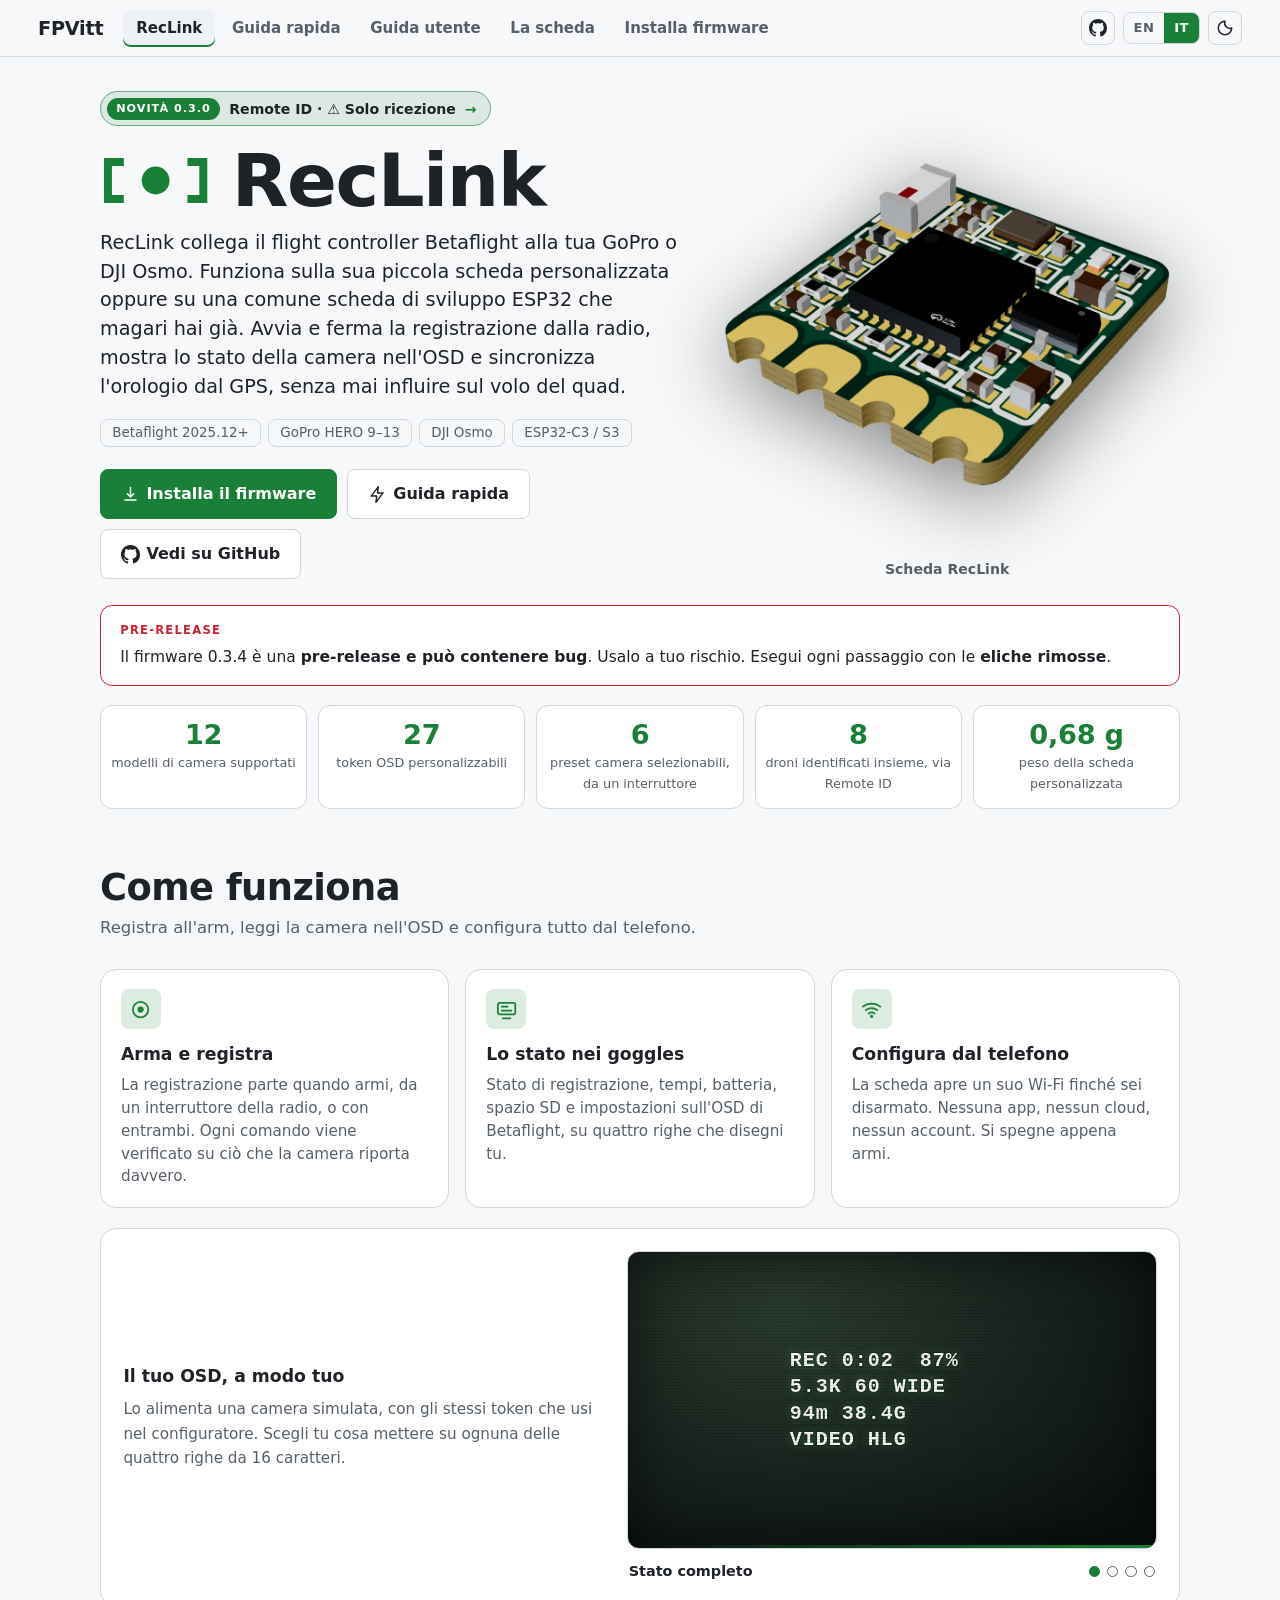
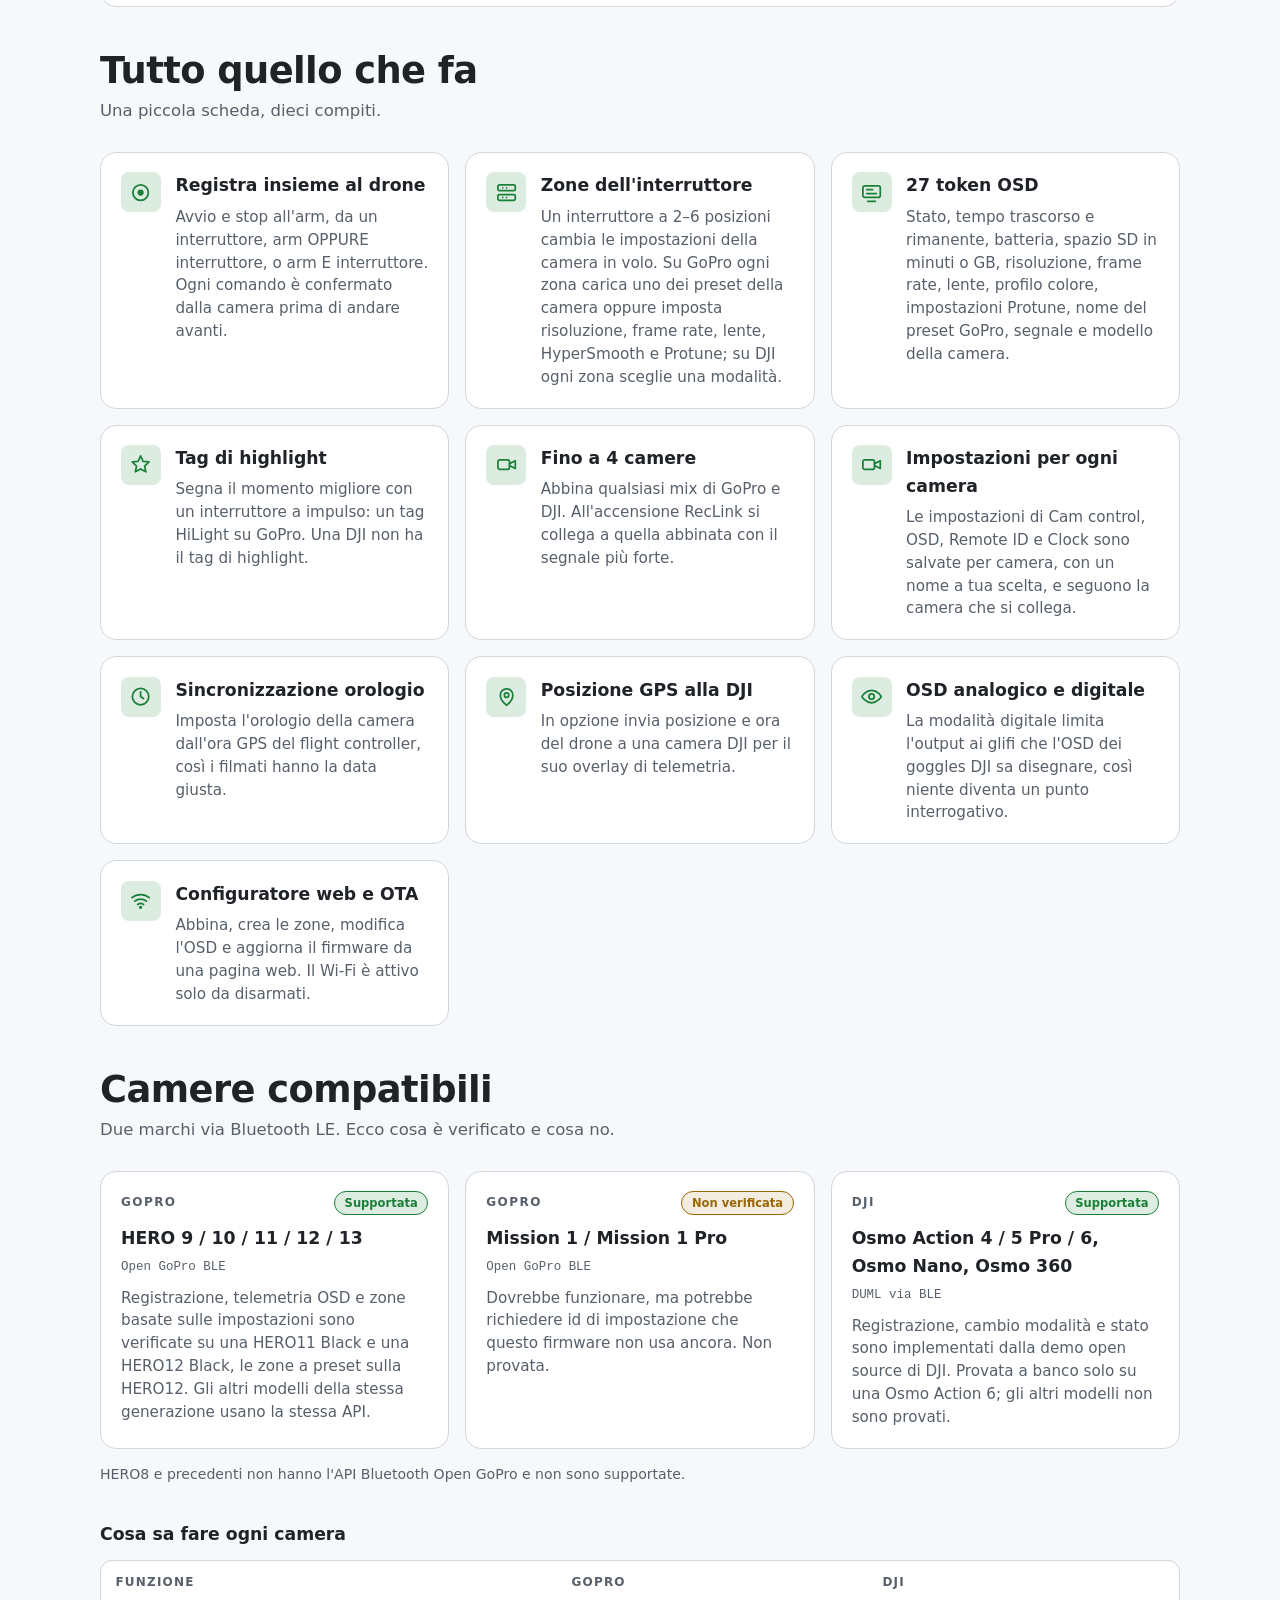
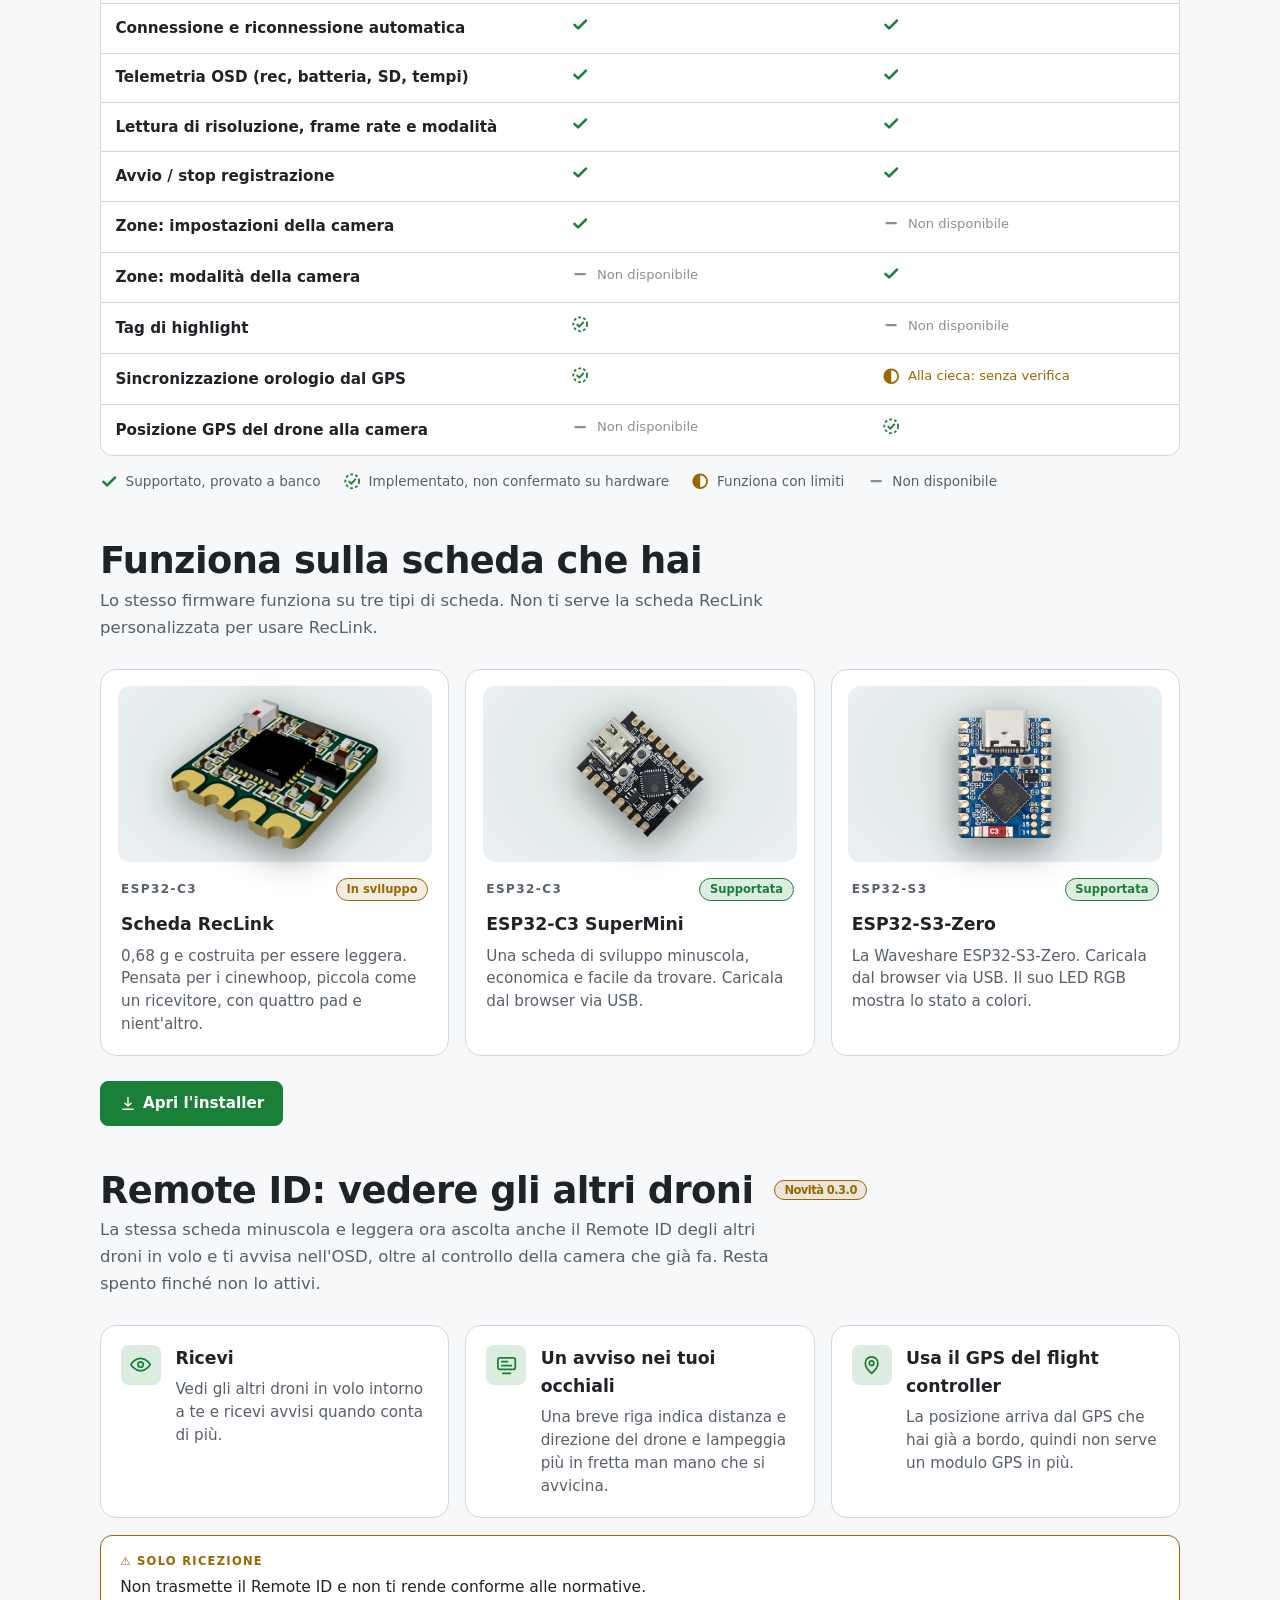
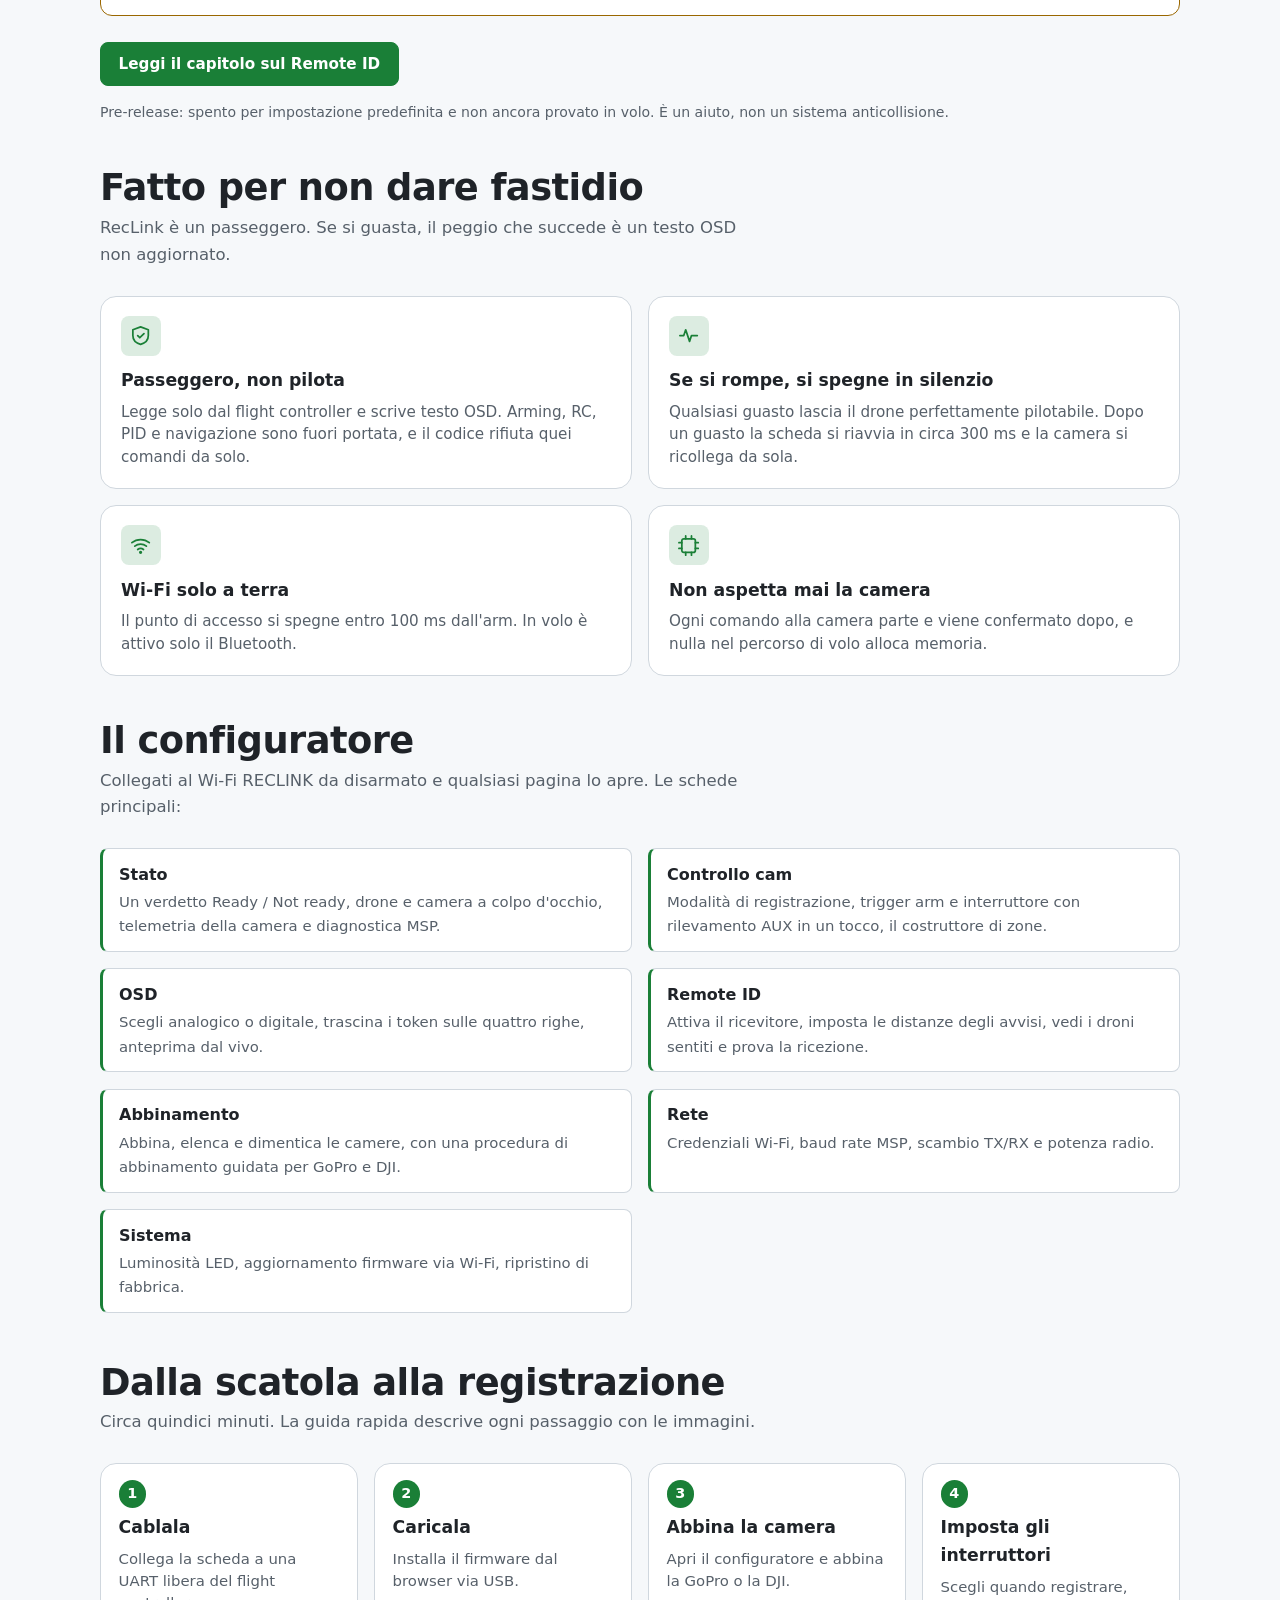
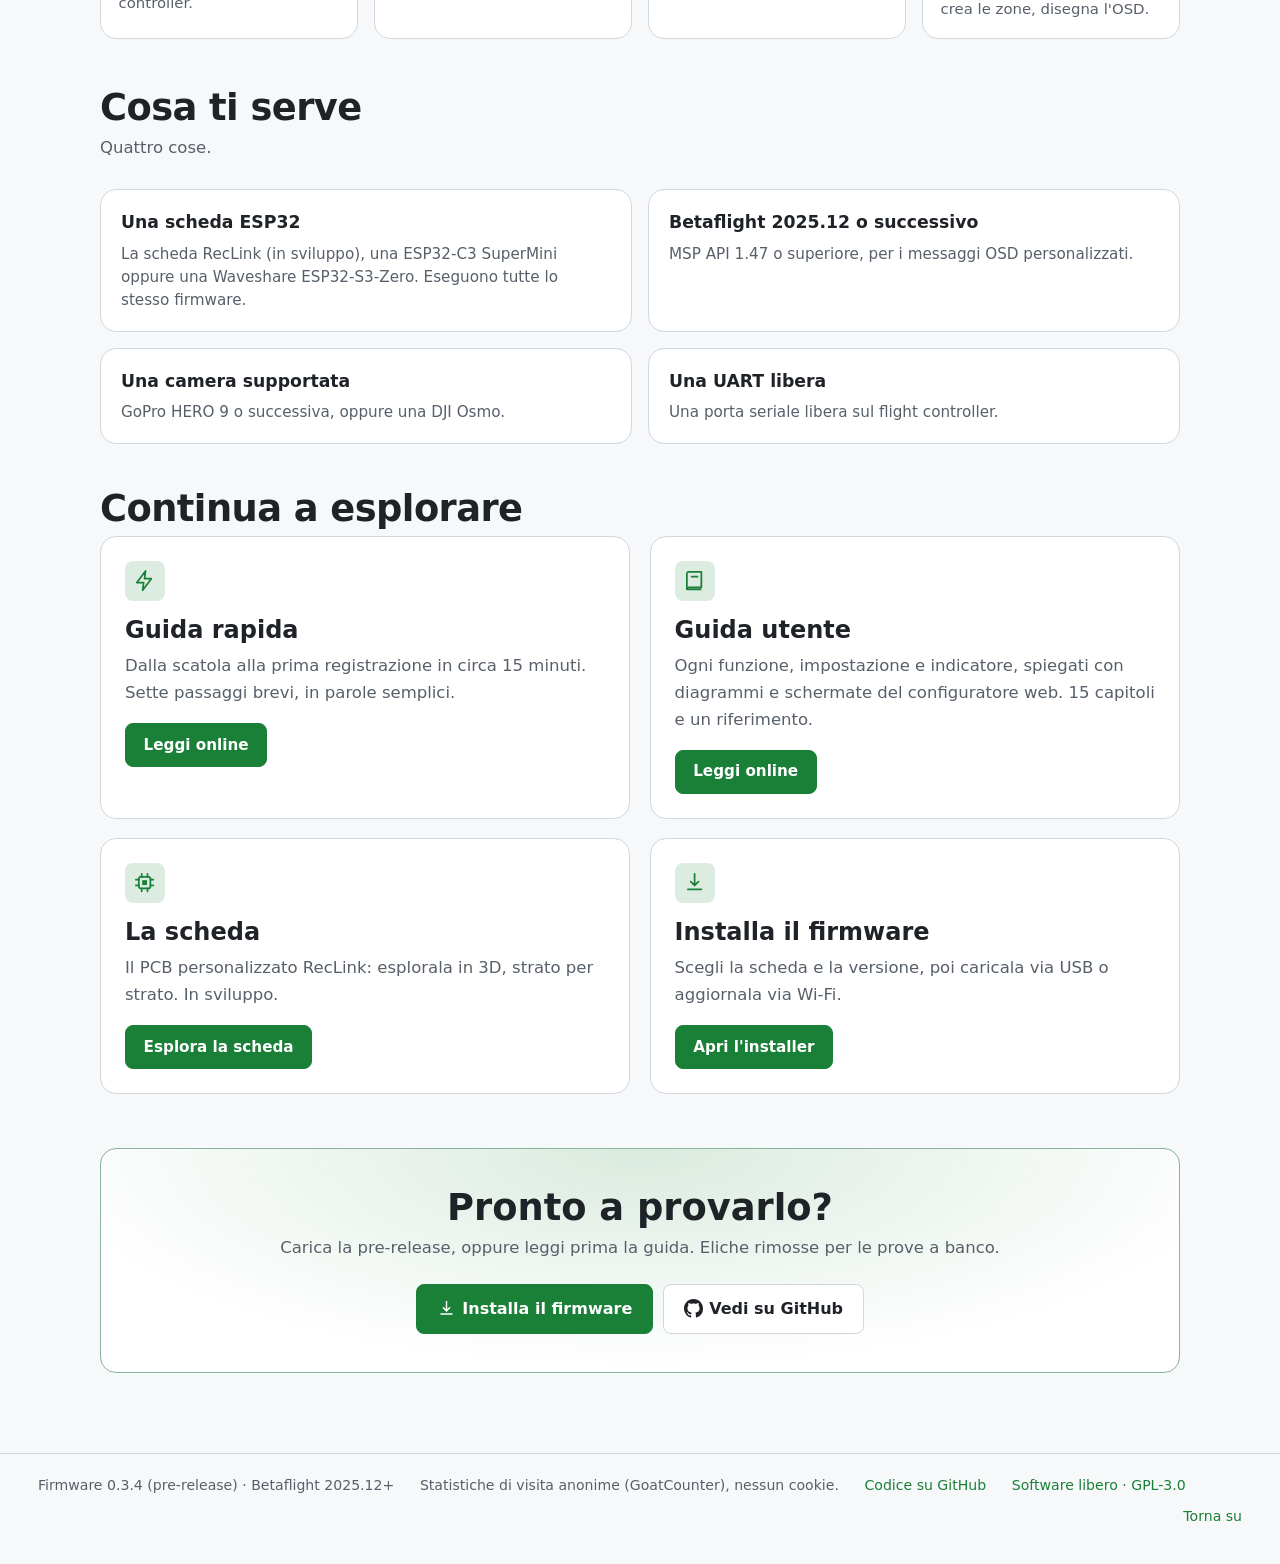
<file: RecLink/it/index.html>
<!doctype html>
<html lang="it" data-theme="auto">
<head>
<meta charset="utf-8">
<meta name="viewport" content="width=device-width,initial-scale=1">
<title>Guide RecLink · RecLink</title>
<meta name="description" content="RecLink collega il flight controller Betaflight alla tua GoPro o DJI Osmo. Funziona sulla sua piccola scheda personalizzata oppure su una comune scheda di sviluppo ESP32 che magari hai già. Avvia e ferma la registrazione dalla radio, mostra lo stato della camera nell&#x27;OSD e sincronizza l&#x27;orologio dal GPS, senza mai influire sul volo del quad.">
<meta name="theme-color" content="#0f1216">
<meta property="og:title" content="Guide RecLink · RecLink">
<meta property="og:description" content="RecLink collega il flight controller Betaflight alla tua GoPro o DJI Osmo. Funziona sulla sua piccola scheda personalizzata oppure su una comune scheda di sviluppo ESP32 che magari hai già. Avvia e ferma la registrazione dalla radio, mostra lo stato della camera nell&#x27;OSD e sincronizza l&#x27;orologio dal GPS, senza mai influire sul volo del quad.">
<meta property="og:type" content="website">
<link rel="icon" type="image/svg+xml" href="../assets/favicon.svg">
<link rel="canonical" href="https://fpvitt.github.io/RecLink/it/">
<link rel="alternate" hreflang="it" href="https://fpvitt.github.io/RecLink/it/">
<link rel="alternate" hreflang="en" href="https://fpvitt.github.io/RecLink/en/">
<link rel="alternate" hreflang="x-default" href="https://fpvitt.github.io/RecLink/en/">
<meta property="og:url" content="https://fpvitt.github.io/RecLink/it/">
<meta property="og:site_name" content="RecLink">
<meta property="og:locale" content="it_IT"><meta property="og:locale:alternate" content="en_US">
<meta property="og:image" content="https://fpvitt.github.io/RecLink/assets/og.png"><meta property="og:image:width" content="1200"><meta property="og:image:height" content="630">
<meta name="twitter:card" content="summary_large_image"><meta name="twitter:title" content="Guide RecLink · RecLink"><meta name="twitter:description" content="RecLink collega il flight controller Betaflight alla tua GoPro o DJI Osmo. Funziona sulla sua piccola scheda personalizzata oppure su una comune scheda di sviluppo ESP32 che magari hai già. Avvia e ferma la registrazione dalla radio, mostra lo stato della camera nell&#x27;OSD e sincronizza l&#x27;orologio dal GPS, senza mai influire sul volo del quad."><meta name="twitter:image" content="https://fpvitt.github.io/RecLink/assets/og.png">
<script type="application/ld+json">{"@context": "https://schema.org", "@type": "SoftwareApplication", "name": "RecLink", "applicationCategory": "DeveloperApplication", "operatingSystem": "ESP32 (ESP-IDF)", "softwareVersion": "0.3.4", "description": "RecLink collega il flight controller Betaflight alla tua GoPro o DJI Osmo. Funziona sulla sua piccola scheda personalizzata oppure su una comune scheda di sviluppo ESP32 che magari hai già. Avvia e ferma la registrazione dalla radio, mostra lo stato della camera nell'OSD e sincronizza l'orologio dal GPS, senza mai influire sul volo del quad.", "url": "https://fpvitt.github.io/RecLink/it/", "image": "https://fpvitt.github.io/RecLink/assets/og.png", "downloadUrl": "https://github.com/FPVitt/RecLink/releases", "codeRepository": "https://github.com/FPVitt/RecLink", "license": "https://github.com/FPVitt/RecLink", "offers": {"@type": "Offer", "price": "0", "priceCurrency": "EUR"}}</script>
<script>try{var t=localStorage.getItem('rl-theme');if(t)document.documentElement.dataset.theme=t}catch(e){}</script>
<link rel="stylesheet" href="../assets/site.css">
</head>
<body data-doc="index">
<a class="skip" href="#main">Vai al contenuto</a>
<header class="topbar"><div class="bar">
<a class="brand" href="../../" aria-label="FPVitt"><span>FPVitt</span></a>
<nav class="tabs" aria-label="Guides"><a href="index.html" aria-current="page">RecLink</a><a href="guida-rapida.html">Guida rapida</a><a href="guida-utente.html">Guida utente</a><a href="la-scheda.html">La scheda</a><a href="../flash/">Installa firmware</a></nav>
<div class="tools"><a class="icon gh-btn" href="https://github.com/FPVitt/RecLink" target="_blank" rel="noopener" title="Vedi su GitHub" aria-label="Vedi su GitHub"><svg viewBox="0 0 16 16" aria-hidden="true" fill="currentColor"><path d="M8 0C3.58 0 0 3.58 0 8c0 3.54 2.29 6.53 5.47 7.59.4.07.55-.17.55-.38 0-.19-.01-.82-.01-1.49-2.01.37-2.53-.49-2.69-.94-.09-.23-.48-.94-.82-1.13-.28-.15-.68-.52-.01-.53.63-.01 1.08.58 1.23.82.72 1.21 1.87.87 2.33.66.07-.52.28-.87.51-1.07-1.78-.2-3.64-.89-3.64-3.95 0-.87.31-1.59.82-2.15-.08-.2-.36-1.02.08-2.12 0 0 .67-.21 2.2.82.64-.18 1.32-.27 2-.27s1.36.09 2 .27c1.53-1.04 2.2-.82 2.2-.82.44 1.1.16 1.92.08 2.12.51.56.82 1.27.82 2.15 0 3.07-1.87 3.75-3.65 3.95.29.25.54.73.54 1.48 0 1.07-.01 1.93-.01 2.2 0 .21.15.46.55.38A8.01 8.01 0 0 0 16 8c0-4.42-3.58-8-8-8z"/></svg></a><div class="seg" role="group" aria-label="Lingua"><a href="../en/index.html" hreflang="en" lang="en" data-lang="en">EN</a><a href="#" hreflang="it" lang="it" data-lang="it" aria-current="true">IT</a></div>
<button class="icon theme-btn" type="button" title="Passa al tema chiaro / scuro" aria-label="Passa al tema chiaro / scuro"><svg viewBox="0 0 24 24" aria-hidden="true"><path d="M12 3a9 9 0 1 0 9 9 7 7 0 0 1-9-9z" fill="none" stroke="currentColor" stroke-width="2" stroke-linejoin="round"/></svg></button></div>
</div><div id="progress" aria-hidden="true"></div></header>
<div class="layout">

<main id="main" class="content">
<div class="hero rl-hero"><div class="rl-hero-txt"><a class="soon-pill" href="#remote-id"><b>Novità 0.3.0</b><span>Remote ID · ⚠︎ Solo ricezione</span><i aria-hidden="true">→</i></a><h1 class="logo-h1"><svg class="mark" viewBox="0 0 168 80" aria-hidden="true"><path fill="currentColor" d="M6 6h30v12H18v44h18v12H6zM132 6h30v68h-30V62h18V18h-18z"/><circle fill="currentColor" cx="84" cy="40" r="21"/></svg>RecLink</h1><p class="sub">RecLink collega il flight controller Betaflight alla tua GoPro o DJI Osmo. Funziona sulla sua piccola scheda personalizzata oppure su una comune scheda di sviluppo ESP32 che magari hai già. Avvia e ferma la registrazione dalla radio, mostra lo stato della camera nell'OSD e sincronizza l'orologio dal GPS, senza mai influire sul volo del quad.</p><div class="meta"><span>Betaflight 2025.12+</span><span>GoPro HERO 9–13</span><span>DJI Osmo</span><span>ESP32-C3 / S3</span></div><p class="cta-row"><a class="btn lg" href="../flash/"><svg viewBox="0 0 24 24" aria-hidden="true"><path d="M12 3v12m0 0-4-4m4 4 4-4M5 19h14" fill="none" stroke="currentColor" stroke-width="1.8" stroke-linecap="round" stroke-linejoin="round"/></svg>Installa il firmware</a><a class="btn lg alt" href="guida-rapida.html"><svg viewBox="0 0 24 24" aria-hidden="true"><path d="M13 2 4 14h7l-1 8 9-12h-7z" fill="none" stroke="currentColor" stroke-width="1.8" stroke-linejoin="round"/></svg>Guida rapida</a><a class="btn lg alt" href="https://github.com/FPVitt/RecLink" target="_blank" rel="noopener"><svg viewBox="0 0 16 16" aria-hidden="true" fill="currentColor"><path d="M8 0C3.58 0 0 3.58 0 8c0 3.54 2.29 6.53 5.47 7.59.4.07.55-.17.55-.38 0-.19-.01-.82-.01-1.49-2.01.37-2.53-.49-2.69-.94-.09-.23-.48-.94-.82-1.13-.28-.15-.68-.52-.01-.53.63-.01 1.08.58 1.23.82.72 1.21 1.87.87 2.33.66.07-.52.28-.87.51-1.07-1.78-.2-3.64-.89-3.64-3.95 0-.87.31-1.59.82-2.15-.08-.2-.36-1.02.08-2.12 0 0 .67-.21 2.2.82.64-.18 1.32-.27 2-.27s1.36.09 2 .27c1.53-1.04 2.2-.82 2.2-.82.44 1.1.16 1.92.08 2.12.51.56.82 1.27.82 2.15 0 3.07-1.87 3.75-3.65 3.95.29.25.54.73.54 1.48 0 1.07-.01 1.93-.01 2.2 0 .21.15.46.55.38A8.01 8.01 0 0 0 16 8c0-4.42-3.58-8-8-8z"/></svg>Vedi su GitHub</a></p></div><div class="rl-hero-img"><div class="hero-stack"><figure class="hs" style="--i:0"><img src="../assets/board/board-iso.webp" alt="Scheda RecLink" width="640" height="640" loading="eager" decoding="async"><figcaption>Scheda RecLink</figcaption></figure><figure class="hs" style="--i:1"><img src="../assets/board/hero-supermini.webp" alt="ESP32-C3 SuperMini" width="640" height="640" loading="lazy" decoding="async"><figcaption>ESP32-C3 SuperMini</figcaption></figure><figure class="hs" style="--i:2"><img src="../assets/board/hero-s3zero.webp" alt="ESP32-S3-Zero" width="640" height="640" loading="lazy" decoding="async"><figcaption>ESP32-S3-Zero</figcaption></figure></div></div></div><div class="callout danger"><span class="tag">Pre-release</span><p>Il firmware 0.3.4 è una <b>pre-release e può contenere bug</b>. Usalo a tuo rischio. Esegui ogni passaggio con le <b>eliche rimosse</b>.</p></div><ul class="rl-stats"><li><b>12</b><span>modelli di camera supportati</span></li><li><b>27</b><span>token OSD personalizzabili</span></li><li><b>6</b><span>preset camera selezionabili, da un interruttore</span></li><li><b>8</b><span>droni identificati insieme, via Remote ID</span></li><li><b>0,68 g</b><span>peso della scheda personalizzata</span></li></ul><section class="rl-sec" id="action"><h2 class="sec">Come funziona</h2><p class="sec-s">Registra all'arm, leggi la camera nell'OSD e configura tutto dal telefono.</p><div class="acts"><article class="act"><span class="ico"><svg viewBox="0 0 24 24" aria-hidden="true" fill="none" stroke="currentColor" stroke-width="1.8" stroke-linecap="round" stroke-linejoin="round"><circle cx="12" cy="12" r="8"/><circle cx="12" cy="12" r="3.2" fill="currentColor" stroke="none"/></svg></span><h3>Arma e registra</h3><p>La registrazione parte quando armi, da un interruttore della radio, o con entrambi. Ogni comando viene verificato su ciò che la camera riporta davvero.</p></article><article class="act"><span class="ico"><svg viewBox="0 0 24 24" aria-hidden="true" fill="none" stroke="currentColor" stroke-width="1.8" stroke-linecap="round" stroke-linejoin="round"><rect x="3" y="5" width="18" height="12" rx="2"/><path d="M7 9h6M7 13h10M8 21h8"/></svg></span><h3>Lo stato nei goggles</h3><p>Stato di registrazione, tempi, batteria, spazio SD e impostazioni sull&#x27;OSD di Betaflight, su quattro righe che disegni tu.</p></article><article class="act"><span class="ico"><svg viewBox="0 0 24 24" aria-hidden="true" fill="none" stroke="currentColor" stroke-width="1.8" stroke-linecap="round" stroke-linejoin="round"><path d="M3 9a14 14 0 0 1 18 0M6 12.5a9.5 9.5 0 0 1 12 0M9 16a5 5 0 0 1 6 0"/><circle cx="12" cy="19" r=".8" fill="currentColor"/></svg></span><h3>Configura dal telefono</h3><p>La scheda apre un suo Wi-Fi finché sei disarmato. Nessuna app, nessun cloud, nessun account. Si spegne appena armi.</p></article></div><div class="osd-demo"><div class="osd-cap"><h3>Il tuo OSD, a modo tuo</h3><p>Lo alimenta una camera simulata, con gli stessi token che usi nel configuratore. Scegli tu cosa mettere su ognuna delle quattro righe da 16 caratteri.</p></div><div class="osd-wrap"><div class="osd-screen" role="img" aria-label="Lo alimenta una camera simulata, con gli stessi token che usi nel configuratore. Scegli tu cosa mettere su ognuna delle quattro righe da 16 caratteri." data-sets="[[&quot;%st %et  %bt&quot;, &quot;%rs %fp %ln&quot;, &quot;%sd %sg&quot;, &quot;%md %pr&quot;], [&quot;&quot;, &quot;%st %et&quot;, &quot;&quot;, &quot;&quot;], [&quot;%st %et&quot;, &quot;SD %sd left&quot;, &quot;%sg FREE&quot;, &quot;BAT %bt&quot;], [&quot;%rs %fp %ln&quot;, &quot;%pr %bd %ar&quot;, &quot;%cr dBm  %bt&quot;, &quot;%st %et&quot;]]" data-labels="[&quot;Stato completo&quot;, &quot;Minimale&quot;, &quot;Scheda SD e batteria&quot;, &quot;Impostazioni camera&quot;]"><div class="osd-lines"><span>REC 0:00  87%</span><span>5.3K 60 WIDE</span><span>94m 38.4G</span><span>VIDEO HLG</span></div><i class="osd-prog" aria-hidden="true"></i></div><div class="osd-bar"><span class="osd-label">Stato completo</span><span class="osd-dots"><button type="button" class="osd-dot on" aria-label="Stato completo" data-i="0"></button><button type="button" class="osd-dot" aria-label="Minimale" data-i="1"></button><button type="button" class="osd-dot" aria-label="Scheda SD e batteria" data-i="2"></button><button type="button" class="osd-dot" aria-label="Impostazioni camera" data-i="3"></button></span></div></div></div></section><section class="rl-sec" id="features"><h2 class="sec">Tutto quello che fa</h2><p class="sec-s">Una piccola scheda, dieci compiti.</p><div class="feats"><article class="feat"><span class="ico"><svg viewBox="0 0 24 24" aria-hidden="true" fill="none" stroke="currentColor" stroke-width="1.8" stroke-linecap="round" stroke-linejoin="round"><circle cx="12" cy="12" r="8"/><circle cx="12" cy="12" r="3.2" fill="currentColor" stroke="none"/></svg></span><div><h3>Registra insieme al drone</h3><p>Avvio e stop all&#x27;arm, da un interruttore, arm OPPURE interruttore, o arm E interruttore. Ogni comando è confermato dalla camera prima di andare avanti.</p></div></article><article class="feat"><span class="ico"><svg viewBox="0 0 24 24" aria-hidden="true" fill="none" stroke="currentColor" stroke-width="1.8" stroke-linecap="round" stroke-linejoin="round"><rect x="3" y="4" width="18" height="6" rx="1.5"/><rect x="3" y="14" width="18" height="6" rx="1.5"/><path d="M8 7h.01M8 17h.01M12 7h.01M12 17h.01"/></svg></span><div><h3>Zone dell&#x27;interruttore</h3><p>Un interruttore a 2–6 posizioni cambia le impostazioni della camera in volo. Su GoPro ogni zona carica uno dei preset della camera oppure imposta risoluzione, frame rate, lente, HyperSmooth e Protune; su DJI ogni zona sceglie una modalità.</p></div></article><article class="feat"><span class="ico"><svg viewBox="0 0 24 24" aria-hidden="true" fill="none" stroke="currentColor" stroke-width="1.8" stroke-linecap="round" stroke-linejoin="round"><rect x="3" y="5" width="18" height="12" rx="2"/><path d="M7 9h6M7 13h10M8 21h8"/></svg></span><div><h3>27 token OSD</h3><p>Stato, tempo trascorso e rimanente, batteria, spazio SD in minuti o GB, risoluzione, frame rate, lente, profilo colore, impostazioni Protune, nome del preset GoPro, segnale e modello della camera.</p></div></article><article class="feat"><span class="ico"><svg viewBox="0 0 24 24" aria-hidden="true" fill="none" stroke="currentColor" stroke-width="1.8" stroke-linecap="round" stroke-linejoin="round"><path d="M12 3l2.6 5.6 6.1.7-4.5 4.2 1.2 6L12 16.5 6.6 19.5l1.2-6L3.3 9.3l6.1-.7z"/></svg></span><div><h3>Tag di highlight</h3><p>Segna il momento migliore con un interruttore a impulso: un tag HiLight su GoPro. Una DJI non ha il tag di highlight.</p></div></article><article class="feat"><span class="ico"><svg viewBox="0 0 24 24" aria-hidden="true" fill="none" stroke="currentColor" stroke-width="1.8" stroke-linecap="round" stroke-linejoin="round"><rect x="3" y="7" width="12" height="10" rx="2"/><path d="M15 11l6-3v8l-6-3"/></svg></span><div><h3>Fino a 4 camere</h3><p>Abbina qualsiasi mix di GoPro e DJI. All&#x27;accensione RecLink si collega a quella abbinata con il segnale più forte.</p></div></article><article class="feat"><span class="ico"><svg viewBox="0 0 24 24" aria-hidden="true" fill="none" stroke="currentColor" stroke-width="1.8" stroke-linecap="round" stroke-linejoin="round"><rect x="3" y="7" width="12" height="10" rx="2"/><path d="M15 11l6-3v8l-6-3"/></svg></span><div><h3>Impostazioni per ogni camera</h3><p>Le impostazioni di Cam control, OSD, Remote ID e Clock sono salvate per camera, con un nome a tua scelta, e seguono la camera che si collega.</p></div></article><article class="feat"><span class="ico"><svg viewBox="0 0 24 24" aria-hidden="true" fill="none" stroke="currentColor" stroke-width="1.8" stroke-linecap="round" stroke-linejoin="round"><circle cx="12" cy="12" r="8.5"/><path d="M12 7v5l3 2"/></svg></span><div><h3>Sincronizzazione orologio</h3><p>Imposta l&#x27;orologio della camera dall&#x27;ora GPS del flight controller, così i filmati hanno la data giusta.</p></div></article><article class="feat"><span class="ico"><svg viewBox="0 0 24 24" aria-hidden="true" fill="none" stroke="currentColor" stroke-width="1.8" stroke-linecap="round" stroke-linejoin="round"><path d="M12 21s-6.5-5.4-6.5-10.5a6.5 6.5 0 0 1 13 0C18.5 15.6 12 21 12 21z"/><circle cx="12" cy="10.5" r="2.3"/></svg></span><div><h3>Posizione GPS alla DJI</h3><p>In opzione invia posizione e ora del drone a una camera DJI per il suo overlay di telemetria.</p></div></article><article class="feat"><span class="ico"><svg viewBox="0 0 24 24" aria-hidden="true" fill="none" stroke="currentColor" stroke-width="1.8" stroke-linecap="round" stroke-linejoin="round"><path d="M2 12s3.6-6.5 10-6.5S22 12 22 12s-3.6 6.5-10 6.5S2 12 2 12z"/><circle cx="12" cy="12" r="2.8"/></svg></span><div><h3>OSD analogico e digitale</h3><p>La modalità digitale limita l&#x27;output ai glifi che l&#x27;OSD dei goggles DJI sa disegnare, così niente diventa un punto interrogativo.</p></div></article><article class="feat"><span class="ico"><svg viewBox="0 0 24 24" aria-hidden="true" fill="none" stroke="currentColor" stroke-width="1.8" stroke-linecap="round" stroke-linejoin="round"><path d="M3 9a14 14 0 0 1 18 0M6 12.5a9.5 9.5 0 0 1 12 0M9 16a5 5 0 0 1 6 0"/><circle cx="12" cy="19" r=".8" fill="currentColor"/></svg></span><div><h3>Configuratore web e OTA</h3><p>Abbina, crea le zone, modifica l&#x27;OSD e aggiorna il firmware da una pagina web. Il Wi-Fi è attivo solo da disarmati.</p></div></article></div></section><section class="rl-sec" id="cameras"><h2 class="sec">Camere compatibili</h2><p class="sec-s">Due marchi via Bluetooth LE. Ecco cosa è verificato e cosa no.</p><div class="cams"><article class="cam"><div class="cam-top"><span class="brand-t">GoPro</span><span class="badge good">Supportata</span></div><h3>HERO 9 / 10 / 11 / 12 / 13</h3><p class="proto">Open GoPro BLE</p><p>Registrazione, telemetria OSD e zone basate sulle impostazioni sono verificate su una HERO11 Black e una HERO12 Black, le zone a preset sulla HERO12. Gli altri modelli della stessa generazione usano la stessa API.</p></article><article class="cam"><div class="cam-top"><span class="brand-t">GoPro</span><span class="badge warn">Non verificata</span></div><h3>Mission 1 / Mission 1 Pro</h3><p class="proto">Open GoPro BLE</p><p>Dovrebbe funzionare, ma potrebbe richiedere id di impostazione che questo firmware non usa ancora. Non provata.</p></article><article class="cam"><div class="cam-top"><span class="brand-t">DJI</span><span class="badge good">Supportata</span></div><h3>Osmo Action 4 / 5 Pro / 6, Osmo Nano, Osmo 360</h3><p class="proto">DUML via BLE</p><p>Registrazione, cambio modalità e stato sono implementati dalla demo open source di DJI. Provata a banco solo su una Osmo Action 6; gli altri modelli non sono provati.</p></article></div><p class="fine">HERO8 e precedenti non hanno l'API Bluetooth Open GoPro e non sono supportate.</p><h3 class="mx-h">Cosa sa fare ogni camera</h3><div class="mx-wrap"><table class="mx"><thead><tr><th>Funzione</th><th>GoPro</th><th>DJI</th></tr></thead><tbody><tr><th scope="row">Connessione e riconnessione automatica</th><td><span class="cm ok" title=""><svg viewBox="0 0 16 16" aria-hidden="true"><path d="M3 8.5l3.2 3.2L13 4.8" fill="none" stroke="currentColor" stroke-width="2.2" stroke-linecap="round" stroke-linejoin="round"/></svg><i></i></span></td><td><span class="cm ok" title=""><svg viewBox="0 0 16 16" aria-hidden="true"><path d="M3 8.5l3.2 3.2L13 4.8" fill="none" stroke="currentColor" stroke-width="2.2" stroke-linecap="round" stroke-linejoin="round"/></svg><i></i></span></td></tr><tr><th scope="row">Telemetria OSD (rec, batteria, SD, tempi)</th><td><span class="cm ok" title=""><svg viewBox="0 0 16 16" aria-hidden="true"><path d="M3 8.5l3.2 3.2L13 4.8" fill="none" stroke="currentColor" stroke-width="2.2" stroke-linecap="round" stroke-linejoin="round"/></svg><i></i></span></td><td><span class="cm ok" title=""><svg viewBox="0 0 16 16" aria-hidden="true"><path d="M3 8.5l3.2 3.2L13 4.8" fill="none" stroke="currentColor" stroke-width="2.2" stroke-linecap="round" stroke-linejoin="round"/></svg><i></i></span></td></tr><tr><th scope="row">Lettura di risoluzione, frame rate e modalità</th><td><span class="cm ok" title=""><svg viewBox="0 0 16 16" aria-hidden="true"><path d="M3 8.5l3.2 3.2L13 4.8" fill="none" stroke="currentColor" stroke-width="2.2" stroke-linecap="round" stroke-linejoin="round"/></svg><i></i></span></td><td><span class="cm ok" title=""><svg viewBox="0 0 16 16" aria-hidden="true"><path d="M3 8.5l3.2 3.2L13 4.8" fill="none" stroke="currentColor" stroke-width="2.2" stroke-linecap="round" stroke-linejoin="round"/></svg><i></i></span></td></tr><tr><th scope="row">Avvio / stop registrazione</th><td><span class="cm ok" title=""><svg viewBox="0 0 16 16" aria-hidden="true"><path d="M3 8.5l3.2 3.2L13 4.8" fill="none" stroke="currentColor" stroke-width="2.2" stroke-linecap="round" stroke-linejoin="round"/></svg><i></i></span></td><td><span class="cm ok" title=""><svg viewBox="0 0 16 16" aria-hidden="true"><path d="M3 8.5l3.2 3.2L13 4.8" fill="none" stroke="currentColor" stroke-width="2.2" stroke-linecap="round" stroke-linejoin="round"/></svg><i></i></span></td></tr><tr><th scope="row">Zone: impostazioni della camera</th><td><span class="cm ok" title=""><svg viewBox="0 0 16 16" aria-hidden="true"><path d="M3 8.5l3.2 3.2L13 4.8" fill="none" stroke="currentColor" stroke-width="2.2" stroke-linecap="round" stroke-linejoin="round"/></svg><i></i></span></td><td><span class="cm no" title="Non disponibile"><svg viewBox="0 0 16 16" aria-hidden="true"><path d="M4 8h8" stroke="currentColor" stroke-width="2" stroke-linecap="round"/></svg><i>Non disponibile</i></span></td></tr><tr><th scope="row">Zone: modalità della camera</th><td><span class="cm no" title="Non disponibile"><svg viewBox="0 0 16 16" aria-hidden="true"><path d="M4 8h8" stroke="currentColor" stroke-width="2" stroke-linecap="round"/></svg><i>Non disponibile</i></span></td><td><span class="cm ok" title=""><svg viewBox="0 0 16 16" aria-hidden="true"><path d="M3 8.5l3.2 3.2L13 4.8" fill="none" stroke="currentColor" stroke-width="2.2" stroke-linecap="round" stroke-linejoin="round"/></svg><i></i></span></td></tr><tr><th scope="row">Tag di highlight</th><td><span class="cm un" title=""><svg viewBox="0 0 16 16" aria-hidden="true"><circle cx="8" cy="8" r="6" fill="none" stroke="currentColor" stroke-width="1.6" stroke-dasharray="2.4 2"/><path d="M5.4 8.3l1.9 1.9 3.4-3.7" fill="none" stroke="currentColor" stroke-width="1.6" stroke-linecap="round" stroke-linejoin="round"/></svg><i></i></span></td><td><span class="cm no" title="Non disponibile"><svg viewBox="0 0 16 16" aria-hidden="true"><path d="M4 8h8" stroke="currentColor" stroke-width="2" stroke-linecap="round"/></svg><i>Non disponibile</i></span></td></tr><tr><th scope="row">Sincronizzazione orologio dal GPS</th><td><span class="cm un" title=""><svg viewBox="0 0 16 16" aria-hidden="true"><circle cx="8" cy="8" r="6" fill="none" stroke="currentColor" stroke-width="1.6" stroke-dasharray="2.4 2"/><path d="M5.4 8.3l1.9 1.9 3.4-3.7" fill="none" stroke="currentColor" stroke-width="1.6" stroke-linecap="round" stroke-linejoin="round"/></svg><i></i></span></td><td><span class="cm pa" title="Alla cieca: senza verifica"><svg viewBox="0 0 16 16" aria-hidden="true"><circle cx="8" cy="8" r="6" fill="none" stroke="currentColor" stroke-width="1.6"/><path d="M8 2a6 6 0 0 0 0 12z" fill="currentColor"/></svg><i>Alla cieca: senza verifica</i></span></td></tr><tr><th scope="row">Posizione GPS del drone alla camera</th><td><span class="cm no" title="Non disponibile"><svg viewBox="0 0 16 16" aria-hidden="true"><path d="M4 8h8" stroke="currentColor" stroke-width="2" stroke-linecap="round"/></svg><i>Non disponibile</i></span></td><td><span class="cm un" title=""><svg viewBox="0 0 16 16" aria-hidden="true"><circle cx="8" cy="8" r="6" fill="none" stroke="currentColor" stroke-width="1.6" stroke-dasharray="2.4 2"/><path d="M5.4 8.3l1.9 1.9 3.4-3.7" fill="none" stroke="currentColor" stroke-width="1.6" stroke-linecap="round" stroke-linejoin="round"/></svg><i></i></span></td></tr></tbody></table></div><ul class="mx-leg"><li><span class="cm ok" title=""><svg viewBox="0 0 16 16" aria-hidden="true"><path d="M3 8.5l3.2 3.2L13 4.8" fill="none" stroke="currentColor" stroke-width="2.2" stroke-linecap="round" stroke-linejoin="round"/></svg><i></i></span><span>Supportato, provato a banco</span></li><li><span class="cm un" title=""><svg viewBox="0 0 16 16" aria-hidden="true"><circle cx="8" cy="8" r="6" fill="none" stroke="currentColor" stroke-width="1.6" stroke-dasharray="2.4 2"/><path d="M5.4 8.3l1.9 1.9 3.4-3.7" fill="none" stroke="currentColor" stroke-width="1.6" stroke-linecap="round" stroke-linejoin="round"/></svg><i></i></span><span>Implementato, non confermato su hardware</span></li><li><span class="cm pa" title=""><svg viewBox="0 0 16 16" aria-hidden="true"><circle cx="8" cy="8" r="6" fill="none" stroke="currentColor" stroke-width="1.6"/><path d="M8 2a6 6 0 0 0 0 12z" fill="currentColor"/></svg><i></i></span><span>Funziona con limiti</span></li><li><span class="cm no" title=""><svg viewBox="0 0 16 16" aria-hidden="true"><path d="M4 8h8" stroke="currentColor" stroke-width="2" stroke-linecap="round"/></svg><i></i></span><span>Non disponibile</span></li></ul></section><section class="rl-sec" id="boards"><h2 class="sec">Funziona sulla scheda che hai</h2><p class="sec-s">Lo stesso firmware funziona su tre tipi di scheda. Non ti serve la scheda RecLink personalizzata per usare RecLink.</p><div class="cams brds"><article class="cam"><div class="cam-img"><img src="../assets/board/board-iso.webp" alt="Scheda RecLink" width="640" height="640" loading="lazy" decoding="async"></div><div class="cam-top"><span class="brand-t">ESP32-C3</span><span class="badge warn">In sviluppo</span></div><h3>Scheda RecLink</h3><p>0,68 g e costruita per essere leggera. Pensata per i cinewhoop, piccola come un ricevitore, con quattro pad e nient&#x27;altro.</p></article><article class="cam"><div class="cam-img"><img src="../assets/board/hero-supermini.webp" alt="ESP32-C3 SuperMini" width="640" height="640" loading="lazy" decoding="async"></div><div class="cam-top"><span class="brand-t">ESP32-C3</span><span class="badge good">Supportata</span></div><h3>ESP32-C3 SuperMini</h3><p>Una scheda di sviluppo minuscola, economica e facile da trovare. Caricala dal browser via USB.</p></article><article class="cam"><div class="cam-img"><img src="../assets/board/hero-s3zero.webp" alt="ESP32-S3-Zero" width="640" height="640" loading="lazy" decoding="async"></div><div class="cam-top"><span class="brand-t">ESP32-S3</span><span class="badge good">Supportata</span></div><h3>ESP32-S3-Zero</h3><p>La Waveshare ESP32-S3-Zero. Caricala dal browser via USB. Il suo LED RGB mostra lo stato a colori.</p></article></div><p class="cta-row"><a class="btn" href="../flash/"><svg viewBox="0 0 24 24" aria-hidden="true"><path d="M12 3v12m0 0-4-4m4 4 4-4M5 19h14" fill="none" stroke="currentColor" stroke-width="1.8" stroke-linecap="round" stroke-linejoin="round"/></svg>Apri l'installer</a></p></section><section class="rl-sec" id="remote-id"><h2 class="sec">Remote ID: vedere gli altri droni <span class="badge warn">Novità 0.3.0</span></h2><p class="sec-s">La stessa scheda minuscola e leggera ora ascolta anche il Remote ID degli altri droni in volo e ti avvisa nell'OSD, oltre al controllo della camera che già fa. Resta spento finché non lo attivi.</p><div class="feats"><article class="feat"><span class="ico"><svg viewBox="0 0 24 24" aria-hidden="true" fill="none" stroke="currentColor" stroke-width="1.8" stroke-linecap="round" stroke-linejoin="round"><path d="M2 12s3.6-6.5 10-6.5S22 12 22 12s-3.6 6.5-10 6.5S2 12 2 12z"/><circle cx="12" cy="12" r="2.8"/></svg></span><div><h3>Ricevi</h3><p>Vedi gli altri droni in volo intorno a te e ricevi avvisi quando conta di più.</p></div></article><article class="feat"><span class="ico"><svg viewBox="0 0 24 24" aria-hidden="true" fill="none" stroke="currentColor" stroke-width="1.8" stroke-linecap="round" stroke-linejoin="round"><rect x="3" y="5" width="18" height="12" rx="2"/><path d="M7 9h6M7 13h10M8 21h8"/></svg></span><div><h3>Un avviso nei tuoi occhiali</h3><p>Una breve riga indica distanza e direzione del drone e lampeggia più in fretta man mano che si avvicina.</p></div></article><article class="feat"><span class="ico"><svg viewBox="0 0 24 24" aria-hidden="true" fill="none" stroke="currentColor" stroke-width="1.8" stroke-linecap="round" stroke-linejoin="round"><path d="M12 21s-6.5-5.4-6.5-10.5a6.5 6.5 0 0 1 13 0C18.5 15.6 12 21 12 21z"/><circle cx="12" cy="10.5" r="2.3"/></svg></span><div><h3>Usa il GPS del flight controller</h3><p>La posizione arriva dal GPS che hai già a bordo, quindi non serve un modulo GPS in più.</p></div></article></div><div class="callout warn"><span class="tag">⚠︎ Solo ricezione</span><p>Non trasmette il Remote ID e non ti rende conforme alle normative.</p></div><p class="cta-row"><a class="btn" href="guida-utente.html#ch15">Leggi il capitolo sul Remote ID</a></p><p class="fine">Pre-release: spento per impostazione predefinita e non ancora provato in volo. È un aiuto, non un sistema anticollisione.</p></section><section class="rl-sec" id="safety"><h2 class="sec">Fatto per non dare fastidio</h2><p class="sec-s">RecLink è un passeggero. Se si guasta, il peggio che succede è un testo OSD non aggiornato.</p><div class="safes"><article class="safe"><span class="ico"><svg viewBox="0 0 24 24" aria-hidden="true" fill="none" stroke="currentColor" stroke-width="1.8" stroke-linecap="round" stroke-linejoin="round"><path d="M12 3l8 3v6c0 4.5-3.2 7.8-8 9-4.8-1.2-8-4.5-8-9V6z"/><path d="M9 12l2.2 2.2L15.5 10"/></svg></span><h3>Passeggero, non pilota</h3><p>Legge solo dal flight controller e scrive testo OSD. Arming, RC, PID e navigazione sono fuori portata, e il codice rifiuta quei comandi da solo.</p></article><article class="safe"><span class="ico"><svg viewBox="0 0 24 24" aria-hidden="true" fill="none" stroke="currentColor" stroke-width="1.8" stroke-linecap="round" stroke-linejoin="round"><path d="M3 12h4l2-6 4 12 2-6h6"/></svg></span><h3>Se si rompe, si spegne in silenzio</h3><p>Qualsiasi guasto lascia il drone perfettamente pilotabile. Dopo un guasto la scheda si riavvia in circa 300 ms e la camera si ricollega da sola.</p></article><article class="safe"><span class="ico"><svg viewBox="0 0 24 24" aria-hidden="true" fill="none" stroke="currentColor" stroke-width="1.8" stroke-linecap="round" stroke-linejoin="round"><path d="M3 9a14 14 0 0 1 18 0M6 12.5a9.5 9.5 0 0 1 12 0M9 16a5 5 0 0 1 6 0"/><circle cx="12" cy="19" r=".8" fill="currentColor"/></svg></span><h3>Wi-Fi solo a terra</h3><p>Il punto di accesso si spegne entro 100 ms dall&#x27;arm. In volo è attivo solo il Bluetooth.</p></article><article class="safe"><span class="ico"><svg viewBox="0 0 24 24" aria-hidden="true" fill="none" stroke="currentColor" stroke-width="1.8" stroke-linecap="round" stroke-linejoin="round"><rect x="5" y="5" width="14" height="14" rx="2"/><path d="M9 2v3M15 2v3M9 19v3M15 19v3M2 9h3M2 15h3M19 9h3M19 15h3"/></svg></span><h3>Non aspetta mai la camera</h3><p>Ogni comando alla camera parte e viene confermato dopo, e nulla nel percorso di volo alloca memoria.</p></article></div></section><section class="rl-sec" id="portal"><h2 class="sec">Il configuratore</h2><p class="sec-s">Collegati al Wi-Fi RECLINK da disarmato e qualsiasi pagina lo apre. Le schede principali:</p><ul class="tabs-list"><li><b>Stato</b><span>Un verdetto Ready / Not ready, drone e camera a colpo d&#x27;occhio, telemetria della camera e diagnostica MSP.</span></li><li><b>Controllo cam</b><span>Modalità di registrazione, trigger arm e interruttore con rilevamento AUX in un tocco, il costruttore di zone.</span></li><li><b>OSD</b><span>Scegli analogico o digitale, trascina i token sulle quattro righe, anteprima dal vivo.</span></li><li><b>Remote ID</b><span>Attiva il ricevitore, imposta le distanze degli avvisi, vedi i droni sentiti e prova la ricezione.</span></li><li><b>Abbinamento</b><span>Abbina, elenca e dimentica le camere, con una procedura di abbinamento guidata per GoPro e DJI.</span></li><li><b>Rete</b><span>Credenziali Wi-Fi, baud rate MSP, scambio TX/RX e potenza radio.</span></li><li><b>Sistema</b><span>Luminosità LED, aggiornamento firmware via Wi-Fi, ripristino di fabbrica.</span></li></ul></section><section class="rl-sec" id="start"><h2 class="sec">Dalla scatola alla registrazione</h2><p class="sec-s">Circa quindici minuti. La guida rapida descrive ogni passaggio con le immagini.</p><ol class="go"><li><div><h3>Cablala</h3><p>Collega la scheda a una UART libera del flight controller.</p></div></li><li><div><h3>Caricala</h3><p>Installa il firmware dal browser via USB.</p></div></li><li><div><h3>Abbina la camera</h3><p>Apri il configuratore e abbina la GoPro o la DJI.</p></div></li><li><div><h3>Imposta gli interruttori</h3><p>Scegli quando registrare, crea le zone, disegna l&#x27;OSD.</p></div></li></ol></section><section class="rl-sec" id="need"><h2 class="sec">Cosa ti serve</h2><p class="sec-s">Quattro cose.</p><div class="needs"><article class="need"><h3>Una scheda ESP32</h3><p>La scheda RecLink (in sviluppo), una ESP32-C3 SuperMini oppure una Waveshare ESP32-S3-Zero. Eseguono tutte lo stesso firmware.</p></article><article class="need"><h3>Betaflight 2025.12 o successivo</h3><p>MSP API 1.47 o superiore, per i messaggi OSD personalizzati.</p></article><article class="need"><h3>Una camera supportata</h3><p>GoPro HERO 9 o successiva, oppure una DJI Osmo.</p></article><article class="need"><h3>Una UART libera</h3><p>Una porta seriale libera sul flight controller.</p></article></div></section><section class="rl-sec" id="more"><h2 class="sec">Continua a esplorare</h2><div class="cards"><article class="card"><span class="ico"><svg viewBox="0 0 24 24" aria-hidden="true"><path d="M13 2 4 14h7l-1 8 9-12h-7z" fill="none" stroke="currentColor" stroke-width="1.8" stroke-linejoin="round"/></svg></span><h2>Guida rapida</h2><p>Dalla scatola alla prima registrazione in circa 15 minuti. Sette passaggi brevi, in parole semplici.</p><div class="actions"><a class="btn" href="guida-rapida.html">Leggi online</a></div></article><article class="card"><span class="ico"><svg viewBox="0 0 24 24" aria-hidden="true"><path d="M4 5a2 2 0 0 1 2-2h13v16H6a2 2 0 0 0-2 2zM4 19a2 2 0 0 0 2 2h13" fill="none" stroke="currentColor" stroke-width="1.8" stroke-linejoin="round"/><path d="M9 8h6" stroke="currentColor" stroke-width="1.8" stroke-linecap="round"/></svg></span><h2>Guida utente</h2><p>Ogni funzione, impostazione e indicatore, spiegati con diagrammi e schermate del configuratore web. 15 capitoli e un riferimento.</p><div class="actions"><a class="btn" href="guida-utente.html">Leggi online</a></div></article><article class="card" id="bd"><span class="ico"><svg viewBox="0 0 24 24" aria-hidden="true"><rect x="6" y="6" width="12" height="12" rx="2" fill="none" stroke="currentColor" stroke-width="1.8"/><rect x="9.5" y="9.5" width="5" height="5" fill="currentColor" stroke="none"/><path d="M9 3v3M15 3v3M9 18v3M15 18v3M3 9h3M3 15h3M18 9h3M18 15h3" stroke="currentColor" stroke-width="1.8" stroke-linecap="round"/></svg></span><h2>La scheda</h2><p>Il PCB personalizzato RecLink: esplorala in 3D, strato per strato. In sviluppo.</p><div class="actions"><a class="btn" href="la-scheda.html">Esplora la scheda</a></div></article><article class="card" id="fw"><span class="ico"><svg viewBox="0 0 24 24" aria-hidden="true"><path d="M12 3v12m0 0-4-4m4 4 4-4M5 19h14" fill="none" stroke="currentColor" stroke-width="1.8" stroke-linecap="round" stroke-linejoin="round"/></svg></span><h2>Installa il firmware</h2><p>Scegli la scheda e la versione, poi caricala via USB o aggiornala via Wi-Fi.</p><div class="actions"><a class="btn" href="../flash/">Apri l'installer</a></div></article></div></section><section class="rl-end"><h2>Pronto a provarlo?</h2><p>Carica la pre-release, oppure leggi prima la guida. Eliche rimosse per le prove a banco.</p><p class="cta-row center"><a class="btn lg" href="../flash/"><svg viewBox="0 0 24 24" aria-hidden="true"><path d="M12 3v12m0 0-4-4m4 4 4-4M5 19h14" fill="none" stroke="currentColor" stroke-width="1.8" stroke-linecap="round" stroke-linejoin="round"/></svg>Installa il firmware</a><a class="btn lg alt" href="https://github.com/FPVitt/RecLink" target="_blank" rel="noopener"><svg viewBox="0 0 16 16" aria-hidden="true" fill="currentColor"><path d="M8 0C3.58 0 0 3.58 0 8c0 3.54 2.29 6.53 5.47 7.59.4.07.55-.17.55-.38 0-.19-.01-.82-.01-1.49-2.01.37-2.53-.49-2.69-.94-.09-.23-.48-.94-.82-1.13-.28-.15-.68-.52-.01-.53.63-.01 1.08.58 1.23.82.72 1.21 1.87.87 2.33.66.07-.52.28-.87.51-1.07-1.78-.2-3.64-.89-3.64-3.95 0-.87.31-1.59.82-2.15-.08-.2-.36-1.02.08-2.12 0 0 .67-.21 2.2.82.64-.18 1.32-.27 2-.27s1.36.09 2 .27c1.53-1.04 2.2-.82 2.2-.82.44 1.1.16 1.92.08 2.12.51.56.82 1.27.82 2.15 0 3.07-1.87 3.75-3.65 3.95.29.25.54.73.54 1.48 0 1.07-.01 1.93-.01 2.2 0 .21.15.46.55.38A8.01 8.01 0 0 0 16 8c0-4.42-3.58-8-8-8z"/></svg>Vedi su GitHub</a></p></section><script>
(function(){
  var s=document.querySelector('.osd-screen'); if(!s) return;
  var T=JSON.parse(s.getAttribute('data-sets')), labels=JSON.parse(s.getAttribute('data-labels'));
  var lines=s.querySelectorAll('.osd-lines span'), lab=document.querySelector('.osd-label'), dots=document.querySelectorAll('.osd-dot'), prog=s.querySelector('.osd-prog');
  var reduce=matchMedia('(prefers-reduced-motion: reduce)').matches;
  var layout=0, sim=0, tick=null, rot=null, anim=false, raf=0, GL='#%/+=*0123456789ABCDEF';
  // simulated camera, already recording from the first frame (only camera values are shown)
  function values(t){
    var el=t;
    var m=function(n){return Math.floor(n/60)+':'+('0'+(n%60)).slice(-2);};
    var rem=Math.max(0,5640-el), rm=Math.ceil(rem/60);
    var v={st:'REC', et:m(el), bt:(87-Math.floor(el/54))+'%',
      rs:'5.3K', fp:'60', ln:'WIDE', md:'VIDEO', pr:'HLG', bd:'10b', ar:'16:9'};
    v.rt=rm>=100?Math.floor(rm/60)+'h':rm+'m'; v.sd=v.rt;
    v.sg=(38.4-0.1*Math.floor(el/7)).toFixed(1)+'G';
    v.cr=String(-62+Math.round(3*Math.sin(t/3)+2*Math.sin(t/1.7)));
    return v;
  }
  function expand(tp,v){ return tp.replace(/%([a-z]{2})/g,function(x,k){ return k in v?v[k]:(/^(st|et|bt|rs|fp|ln|md|pr|bd|ar|rt|sd|sg|cr)$/.test(k)?'':x); }).replace(/\s+$/,'').slice(0,16); }
  function paint(){
    if(anim) return;
    var v=values(sim), tp=T[layout];
    for(var k=0;k<lines.length;k++) lines[k].textContent=expand(tp[k]||'',v);
  }
  function restartProg(){ if(!prog) return; prog.style.animation='none'; void prog.offsetWidth; prog.style.animation=''; }
  function mark(n){
    for(var d=0;d<dots.length;d++) dots[d].classList.toggle('on',d===n);
    lab.style.opacity=0; setTimeout(function(){ lab.textContent=labels[n]; lab.style.opacity=1; },180);
  }
  function show(n){ layout=n; anim=false; paint(); lab.textContent=labels[n]; for(var d=0;d<dots.length;d++) dots[d].classList.toggle('on',d===n); restartProg(); }
  // layout change: every column "decodes" from random glyphs into its final character, left to right, line by line
  function go(n){
    clearInterval(raf); mark(n); restartProg();
    var v=values(sim), tp=T[n], tgt=[], rev=[], dur=0, k, i;
    for(k=0;k<lines.length;k++){
      tgt.push(expand(tp[k]||'',v)); rev.push([]);
      for(i=0;i<16;i++){ rev[k][i]=k*70+i*20+Math.random()*90; if(rev[k][i]>dur) dur=rev[k][i]; }
    }
    dur+=80; layout=n; anim=true; s.classList.remove('blip'); void s.offsetWidth; s.classList.add('blip');
    var t0=Date.now();
    function frame(){
      var e=Date.now()-t0;
      if(e>=dur){ clearInterval(raf); anim=false; paint(); return; }
      for(k=0;k<lines.length;k++){
        var out='';
        for(i=0;i<16;i++){
          if(e>=rev[k][i]){ var ch=tgt[k].charAt(i); out+=(ch===' '||!ch)?' ':ch; }
          else out+='<i>'+GL.charAt(Math.floor(Math.random()*GL.length))+'</i>';
        }
        lines[k].innerHTML=out;
      }
    }
    frame(); raf=setInterval(frame,40);
  }
  function start(){
    stop(); if(reduce) return;
    restartProg();
    tick=setInterval(function(){ sim=(sim+1)%600; paint(); },1000);
    rot=setInterval(function(){ go((layout+1)%T.length); },7000);
  }
  function stop(){ if(tick){clearInterval(tick);tick=null;} if(rot){clearInterval(rot);rot=null;} clearInterval(raf); if(anim){ anim=false; paint(); } }
  for(var d=0;d<dots.length;d++) dots[d].addEventListener('click',function(){ start(); go(+this.getAttribute('data-i')); });
  document.addEventListener('visibilitychange',function(){ document.hidden?stop():start(); });
  if(reduce){ sim=40; }
  show(0); start();
})();
</script>
</main>
</div>
<footer class="site-foot"><div><span>Firmware 0.3.4 (pre-release) · Betaflight 2025.12+</span><a href="https://github.com/FPVitt/RecLink">Codice su GitHub</a><a href="https://github.com/FPVitt/RecLink/blob/main/LICENSE" target="_blank" rel="noopener">Software libero · GPL-3.0</a><a href="#top" class="to-top">Torna su</a></div></footer>
<script src="../assets/stats.js" defer></script>
<script src="../assets/site.js" defer></script>
</body>
</html>
</file>
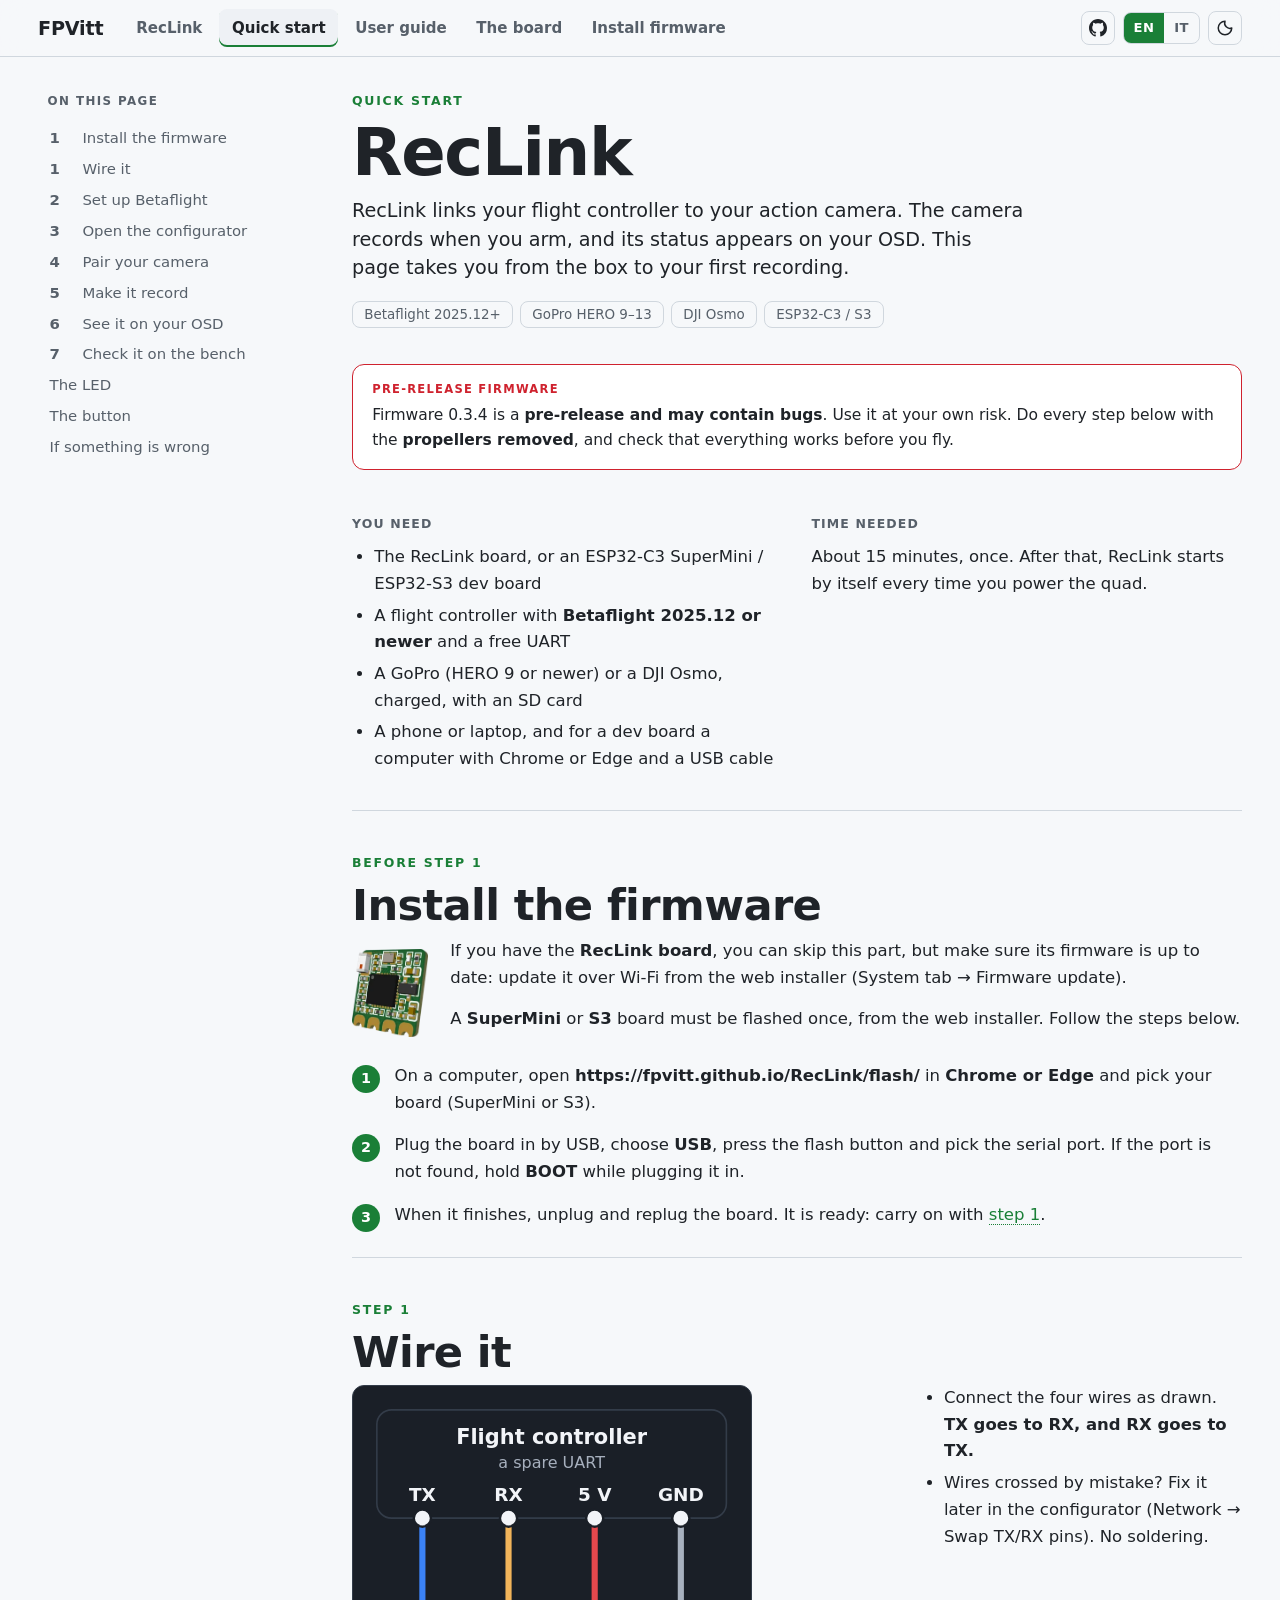
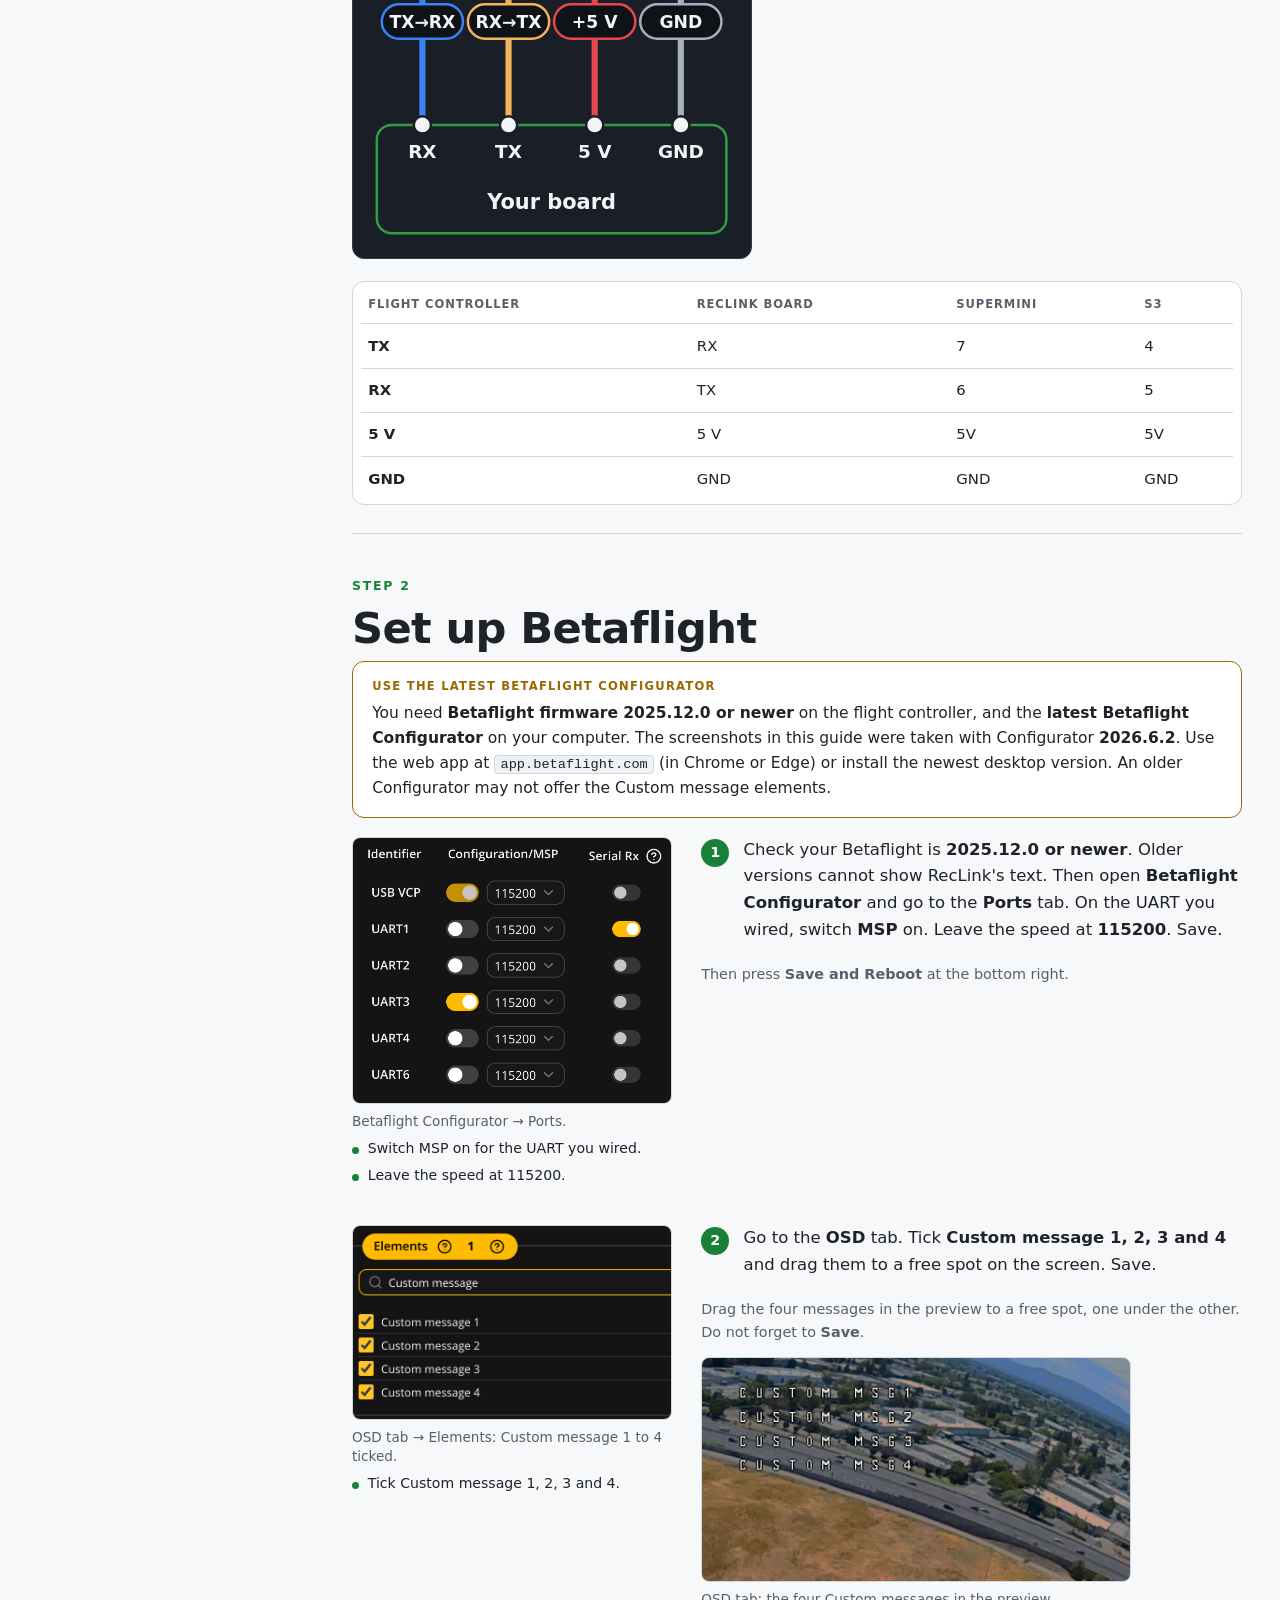
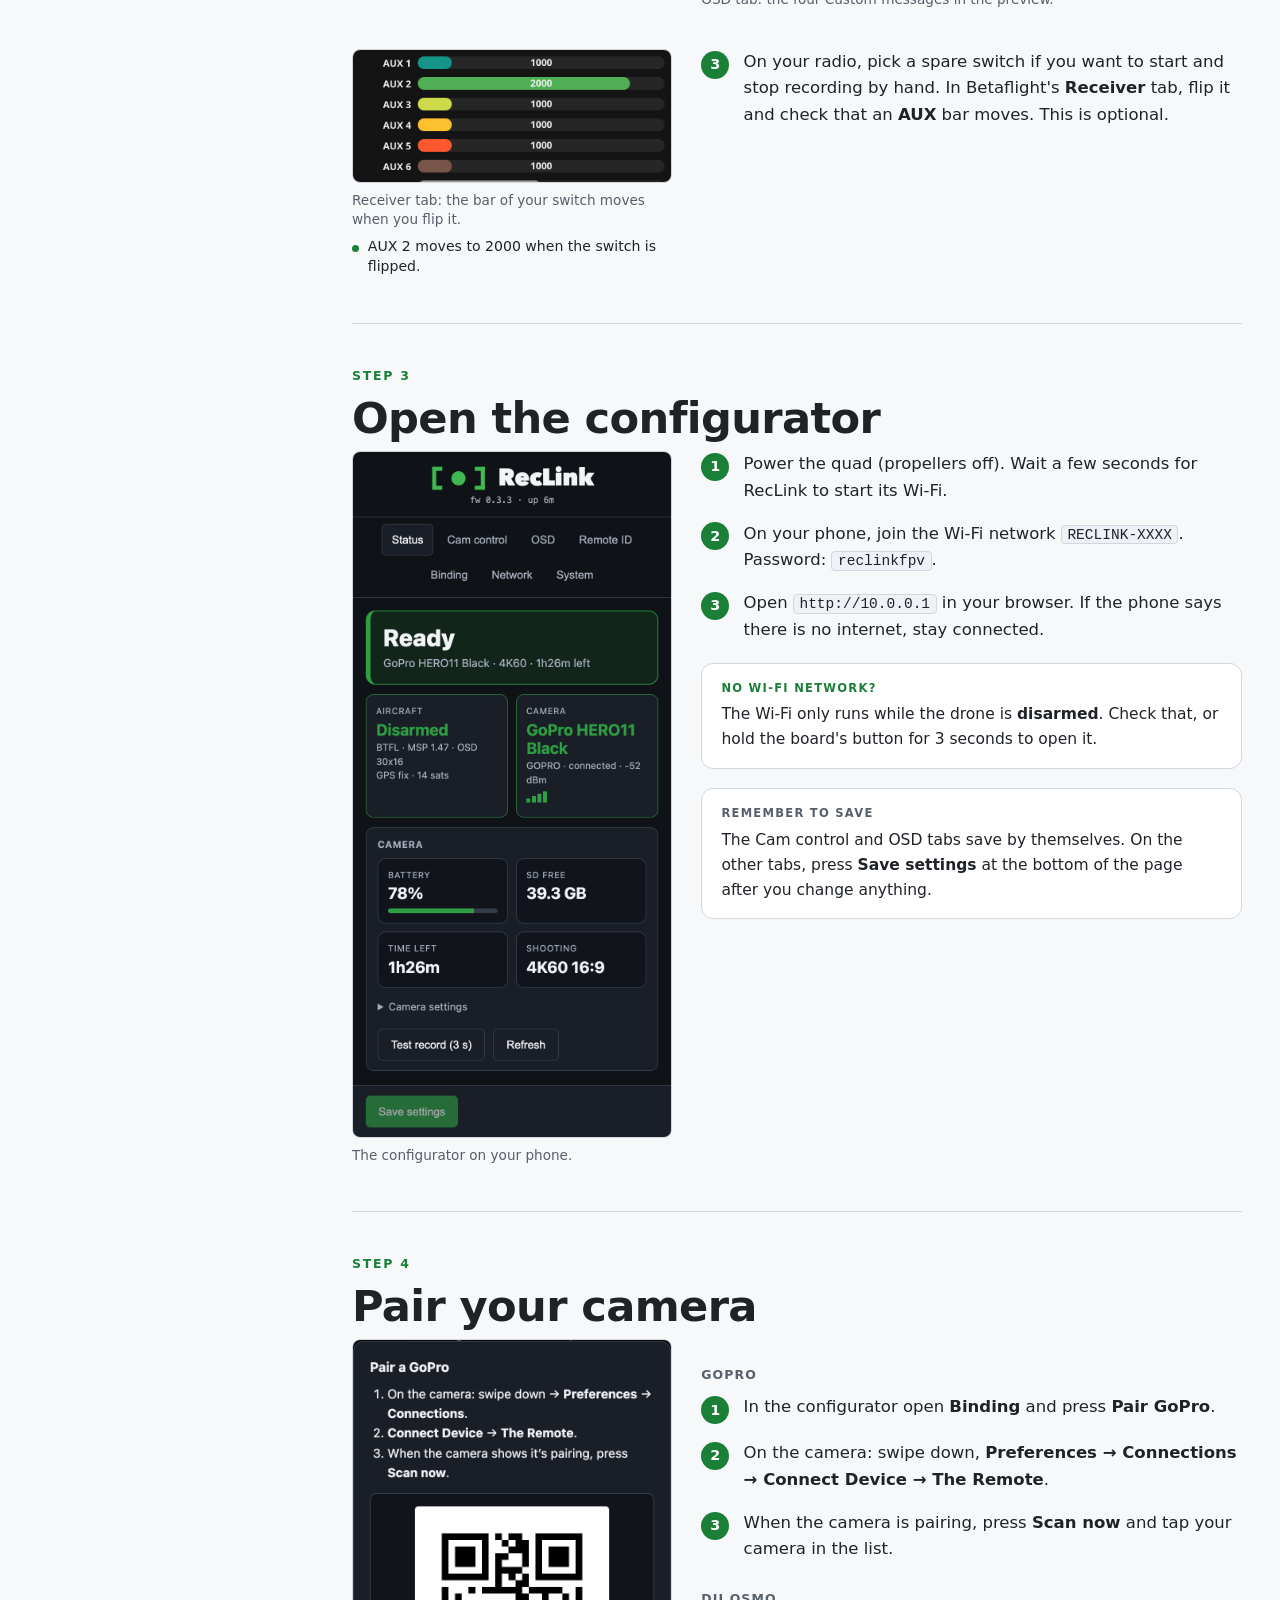
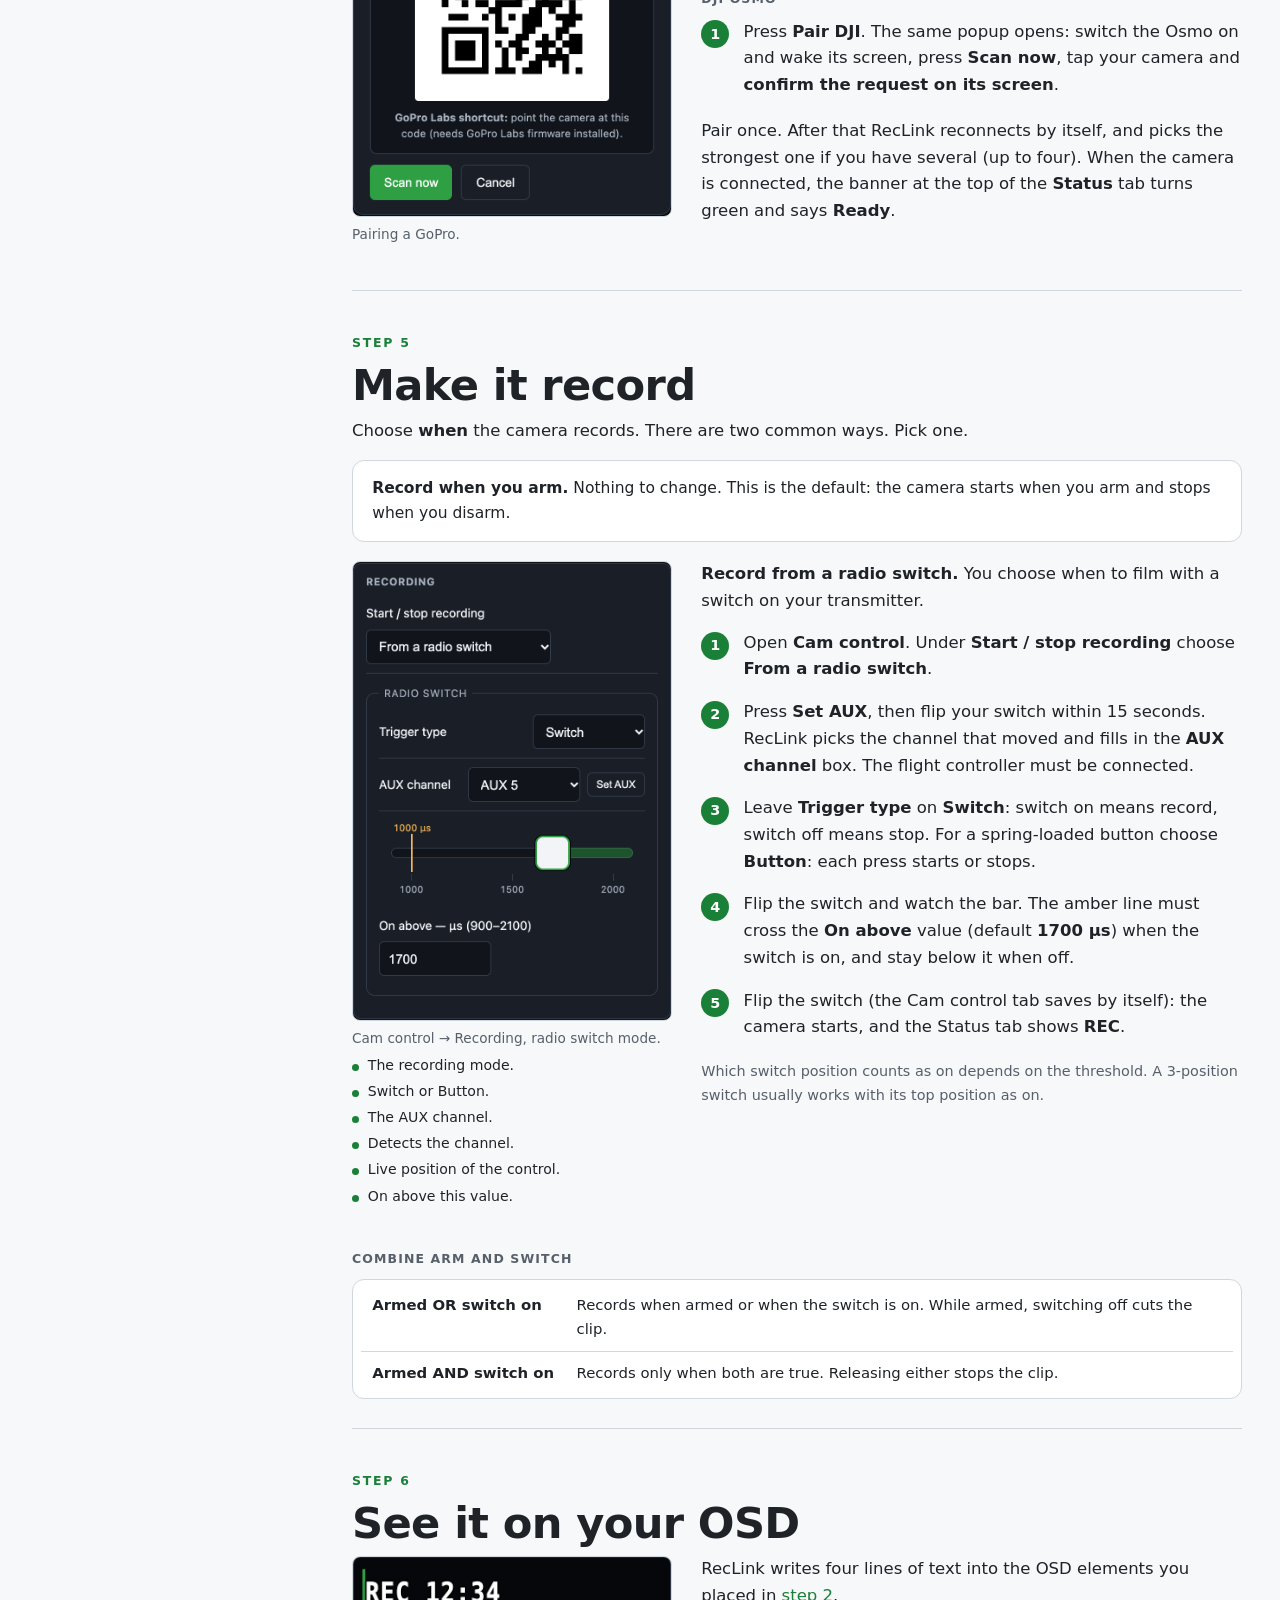
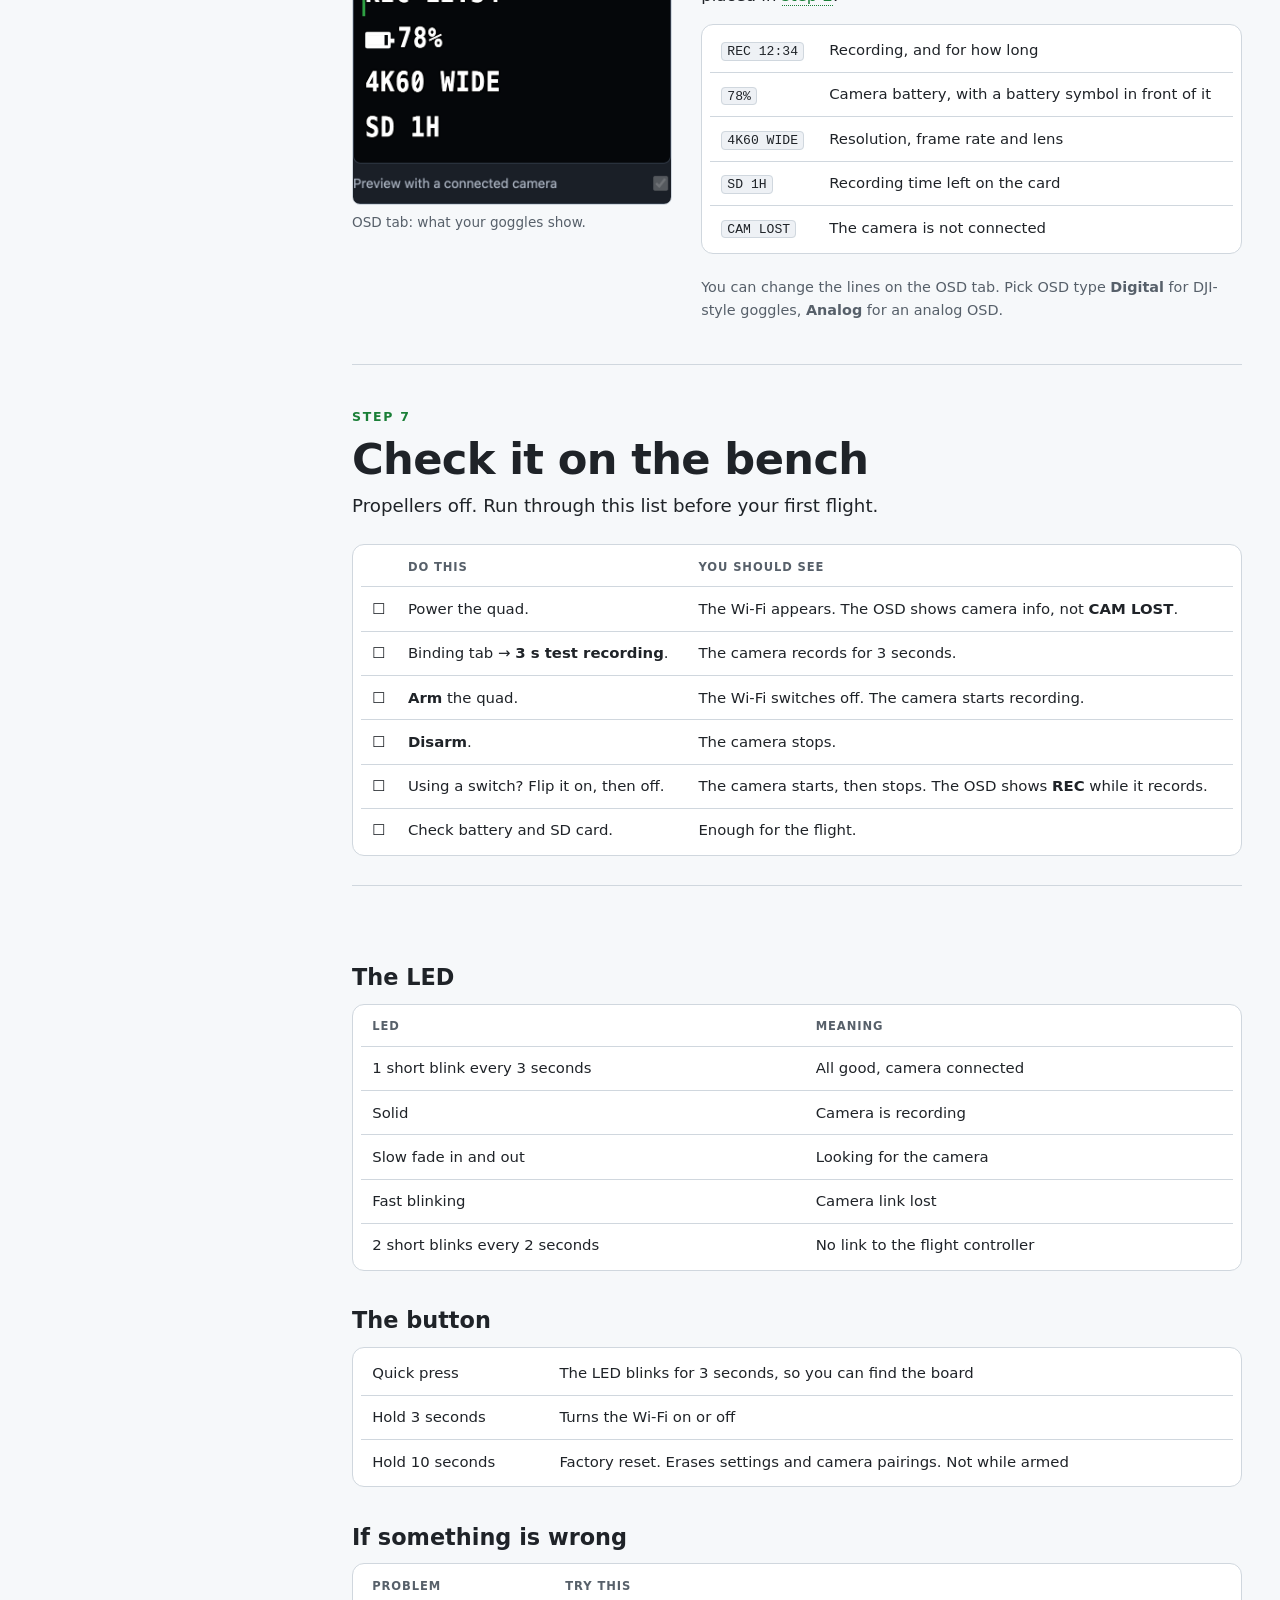
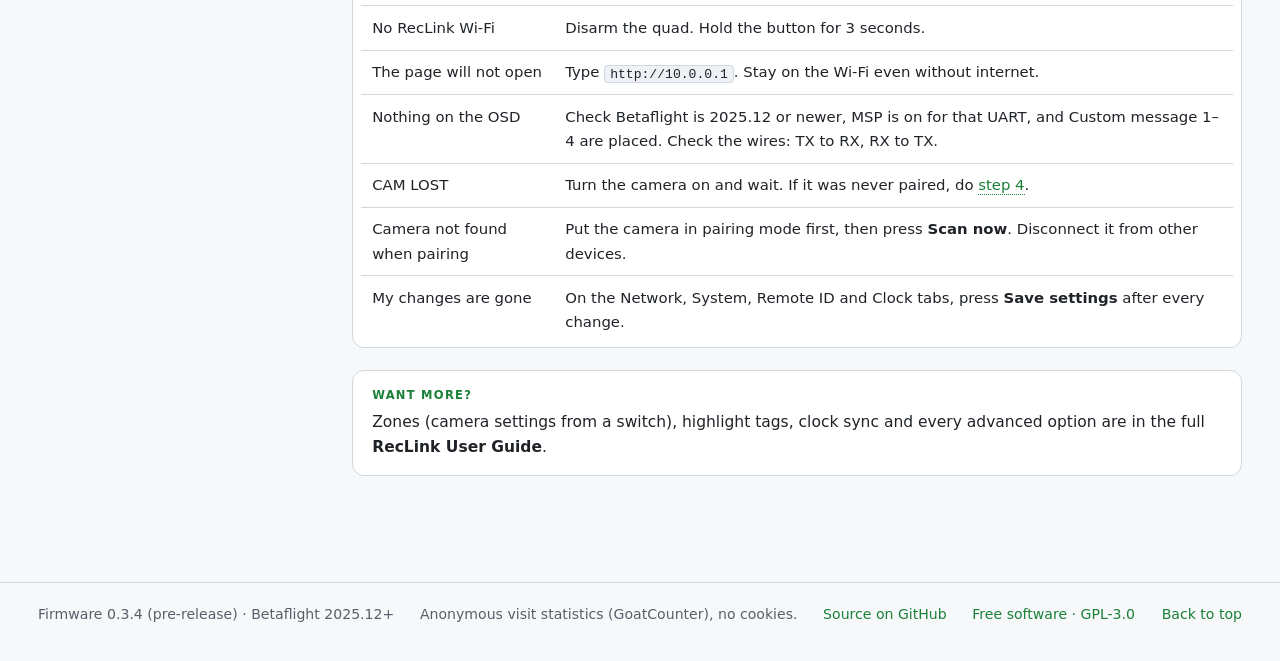
<file: RecLink/en/quick-start.html>
<!doctype html>
<html lang="en" data-theme="auto">
<head>
<meta charset="utf-8">
<meta name="viewport" content="width=device-width,initial-scale=1">
<title>Quick start · RecLink</title>
<meta name="description" content="RecLink quick start: wire the board, set up Betaflight, pair your GoPro or DJI camera, record from arm or a radio switch.">
<meta name="theme-color" content="#0f1216">
<meta property="og:title" content="Quick start · RecLink">
<meta property="og:description" content="RecLink quick start: wire the board, set up Betaflight, pair your GoPro or DJI camera, record from arm or a radio switch.">
<meta property="og:type" content="website">
<link rel="icon" type="image/svg+xml" href="../assets/favicon.svg">
<link rel="canonical" href="https://fpvitt.github.io/RecLink/en/quick-start.html">
<link rel="alternate" hreflang="en" href="https://fpvitt.github.io/RecLink/en/quick-start.html">
<link rel="alternate" hreflang="it" href="https://fpvitt.github.io/RecLink/it/guida-rapida.html">
<link rel="alternate" hreflang="x-default" href="https://fpvitt.github.io/RecLink/en/quick-start.html">
<meta property="og:url" content="https://fpvitt.github.io/RecLink/en/quick-start.html">
<meta property="og:site_name" content="RecLink">
<meta property="og:locale" content="en_US"><meta property="og:locale:alternate" content="it_IT">
<meta property="og:image" content="https://fpvitt.github.io/RecLink/assets/og.png"><meta property="og:image:width" content="1200"><meta property="og:image:height" content="630">
<meta name="twitter:card" content="summary_large_image"><meta name="twitter:title" content="Quick start · RecLink"><meta name="twitter:description" content="RecLink quick start: wire the board, set up Betaflight, pair your GoPro or DJI camera, record from arm or a radio switch."><meta name="twitter:image" content="https://fpvitt.github.io/RecLink/assets/og.png">
<script type="application/ld+json">{"@context": "https://schema.org", "@type": "TechArticle", "headline": "Quick start · RecLink", "description": "RecLink quick start: wire the board, set up Betaflight, pair your GoPro or DJI camera, record from arm or a radio switch.", "inLanguage": "en", "url": "https://fpvitt.github.io/RecLink/en/quick-start.html", "image": "https://fpvitt.github.io/RecLink/assets/og.png", "about": "RecLink, an ESP32 bridge between a Betaflight flight controller and a GoPro / DJI action camera", "isPartOf": {"@type": "WebSite", "name": "RecLink", "url": "https://fpvitt.github.io/RecLink/"}}</script>
<script>try{var t=localStorage.getItem('rl-theme');if(t)document.documentElement.dataset.theme=t}catch(e){}</script>
<link rel="stylesheet" href="../assets/site.css">
</head>
<body data-doc="qs">
<a class="skip" href="#main">Skip to content</a>
<header class="topbar"><div class="bar">
<a class="brand" href="../../" aria-label="FPVitt"><span>FPVitt</span></a>
<nav class="tabs" aria-label="Guides"><a href="index.html">RecLink</a><a href="quick-start.html" aria-current="page">Quick start</a><a href="user-guide.html">User guide</a><a href="the-board.html">The board</a><a href="../flash/">Install firmware</a></nav>
<div class="tools"><a class="icon gh-btn" href="https://github.com/FPVitt/RecLink" target="_blank" rel="noopener" title="View on GitHub" aria-label="View on GitHub"><svg viewBox="0 0 16 16" aria-hidden="true" fill="currentColor"><path d="M8 0C3.58 0 0 3.58 0 8c0 3.54 2.29 6.53 5.47 7.59.4.07.55-.17.55-.38 0-.19-.01-.82-.01-1.49-2.01.37-2.53-.49-2.69-.94-.09-.23-.48-.94-.82-1.13-.28-.15-.68-.52-.01-.53.63-.01 1.08.58 1.23.82.72 1.21 1.87.87 2.33.66.07-.52.28-.87.51-1.07-1.78-.2-3.64-.89-3.64-3.95 0-.87.31-1.59.82-2.15-.08-.2-.36-1.02.08-2.12 0 0 .67-.21 2.2.82.64-.18 1.32-.27 2-.27s1.36.09 2 .27c1.53-1.04 2.2-.82 2.2-.82.44 1.1.16 1.92.08 2.12.51.56.82 1.27.82 2.15 0 3.07-1.87 3.75-3.65 3.95.29.25.54.73.54 1.48 0 1.07-.01 1.93-.01 2.2 0 .21.15.46.55.38A8.01 8.01 0 0 0 16 8c0-4.42-3.58-8-8-8z"/></svg></a><div class="seg" role="group" aria-label="Language"><a href="#" hreflang="en" lang="en" data-lang="en" aria-current="true">EN</a><a href="../it/guida-rapida.html" hreflang="it" lang="it" data-lang="it">IT</a></div>
<button class="icon theme-btn" type="button" title="Switch light / dark theme" aria-label="Switch light / dark theme"><svg viewBox="0 0 24 24" aria-hidden="true"><path d="M12 3a9 9 0 1 0 9 9 7 7 0 0 1-9-9z" fill="none" stroke="currentColor" stroke-width="2" stroke-linejoin="round"/></svg></button><button class="icon toc-btn" type="button" aria-controls="toc" aria-expanded="false" title="Contents"><span>Contents</span></button></div>
</div><div id="progress" aria-hidden="true"></div></header>
<div class="layout has-toc">
<aside class="sidebar" id="toc" aria-label="On this page"><div class="side-in"><p class="toc-title">On this page</p><ol><li data-id="step1"><a href="#step1"><b>1</b><span>Install the firmware</span></a></li><li data-id="step1"><a href="#step1"><b>1</b><span>Wire it</span></a></li><li data-id="step2"><a href="#step2"><b>2</b><span>Set up Betaflight</span></a></li><li data-id="step3"><a href="#step3"><b>3</b><span>Open the configurator</span></a></li><li data-id="step4"><a href="#step4"><b>4</b><span>Pair your camera</span></a></li><li data-id="step5"><a href="#step5"><b>5</b><span>Make it record</span></a></li><li data-id="step6"><a href="#step6"><b>6</b><span>See it on your OSD</span></a></li><li data-id="step7"><a href="#step7"><b>7</b><span>Check it on the bench</span></a></li><li data-id="ref-1"><a href="#ref-1"><span>The LED</span></a></li><li data-id="ref-2"><a href="#ref-2"><span>The button</span></a></li><li data-id="ref-3"><a href="#ref-3"><span>If something is wrong</span></a></li></ol></div></aside>
<main id="main" class="content">
<div class="hero"><p class="eyebrow">Quick start</p><h1>RecLink</h1><p class="sub">RecLink links your flight controller to your action camera. The camera records when you arm, and its status appears on your OSD. This page takes you from the box to your first recording.</p><div class="meta"><span>Betaflight 2025.12+</span><span>GoPro HERO 9–13</span><span>DJI Osmo</span><span>ESP32-C3 / S3</span></div></div><div class="intro"><section class="qshead">
<div class="callout danger"><span class="tag">Pre-release firmware</span>
<p>Firmware 0.3.4 is a <b>pre-release and may contain bugs</b>. Use it at your own risk. Do every step below with the <b>propellers removed</b>, and check that everything works before you fly.</p></div>
<div class="cols">
<div class="grow">
<h3>You need</h3>
<ul>
<li>The RecLink board, or an ESP32-C3 SuperMini / ESP32-S3 dev board</li>
<li>A flight controller with <b>Betaflight 2025.12 or newer</b> and a free UART</li>
<li>A GoPro (HERO 9 or newer) or a DJI Osmo, charged, with an SD card</li>
<li>A phone or laptop, and for a dev board a computer with Chrome or Edge and a USB cable</li>
</ul>
</div>
<div class="grow">
<h3>Time needed</h3>
<p>About 15 minutes, once. After that, RecLink starts by itself every time you power the quad.</p>
</div>
</div>
</section></div><section class="chapter" id="step1">
<p class="chno">Before step 1</p>
<h1 class="ch">Install the firmware<a aria-label="link" class="anchor" href="#step1">#</a></h1>
<div style="display:flex;align-items:center;gap:6mm;margin:0 0 4mm"><div style="width:20mm;flex:none"><img alt="RecLink board" src="[data-uri]" style="width:100%;max-width:90px;height:auto;display:block"/></div><div style="flex:1;min-width:0"><p>If you have the <b>RecLink board</b>, you can skip this part, but make sure its firmware is up to date: update it over Wi-Fi from the web installer (System tab → Firmware update).</p>
<p>A <b>SuperMini</b> or <b>S3</b> board must be flashed once, from the web installer. Follow the steps below.</p></div></div>
<ol class="steps">
<li><div>On a computer, open <b>https://fpvitt.github.io/RecLink/flash/</b> in <b>Chrome or Edge</b> and pick your board (SuperMini or S3).</div></li>
<li><div>Plug the board in by USB, choose <b>USB</b>, press the flash button and pick the serial port. If the port is not found, hold <b>BOOT</b> while plugging it in.</div></li>
<li><div>When it finishes, unplug and replug the board. It is ready: carry on with <a class="xref" href="#step1">step 1</a>.</div></li>
</ol>
</section><section class="chapter" id="step1">
<p class="chno">Step 1</p>
<h1 class="ch">Wire it<a aria-label="link" class="anchor" href="#step1">#</a></h1>
<div class="cols">
<div class="grow">
<div class="diagram wire" style="margin:0"><svg aria-label="Wiring" role="img" viewbox="0 0 300 360">
<rect class="boxc" height="88" rx="12" width="284" x="8" y="8"></rect>
<text class="b" font-size="17" text-anchor="middle" x="150" y="36">Flight controller</text>
<text class="m" font-size="13" text-anchor="middle" x="150" y="55">a spare UART</text>
<rect class="boxc" height="88" rx="12" style="stroke:var(--acc);stroke-width:2" width="284" x="8" y="264"></rect>
<text class="b" font-size="17" text-anchor="middle" x="150" y="332">Your board</text>
<g font-size="15" font-weight="700" text-anchor="middle">
<text x="45" y="82">TX</text><text x="115" y="82">RX</text><text x="185" y="82">5 V</text><text x="255" y="82">GND</text>
<text x="45" y="291">RX</text><text x="115" y="291">TX</text><text x="185" y="291">5 V</text><text x="255" y="291">GND</text>
</g>
<g fill="none" stroke-linecap="round" stroke-width="5">
<path d="M45 96 V264" stroke="var(--zone-2)"></path><path d="M115 96 V264" stroke="var(--warn)"></path>
<path d="M185 96 V264" stroke="var(--dng)"></path><path d="M255 96 V264" stroke="var(--mut)"></path>
</g>
<g fill="var(--fg)" stroke="var(--card)" stroke-width="2">
<circle cx="45" cy="96" r="7"></circle><circle cx="115" cy="96" r="7"></circle><circle cx="185" cy="96" r="7"></circle><circle cx="255" cy="96" r="7"></circle>
<circle cx="45" cy="264" r="7"></circle><circle cx="115" cy="264" r="7"></circle><circle cx="185" cy="264" r="7"></circle><circle cx="255" cy="264" r="7"></circle>
</g>
<g fill="var(--bg)" stroke-width="2">
<rect height="28" rx="14" stroke="var(--zone-2)" width="66" x="12" y="166"></rect><rect height="28" rx="14" stroke="var(--warn)" width="66" x="82" y="166"></rect>
<rect height="28" rx="14" stroke="var(--dng)" width="66" x="152" y="166"></rect><rect height="28" rx="14" stroke="var(--mut)" width="66" x="222" y="166"></rect>
</g>
<g font-size="14" font-weight="700" text-anchor="middle">
<text x="45" y="185">TX→RX</text><text x="115" y="185">RX→TX</text><text x="185" y="185">+5 V</text><text x="255" y="185">GND</text>
</g>
</svg></div>
</div>
<div style="width:70mm;flex:none">
<ul>
<li>Connect the four wires as drawn. <b>TX goes to RX, and RX goes to TX.</b></li>
<li>Wires crossed by mistake? Fix it later in the configurator (Network → Swap TX/RX pins). No soldering.</li>
</ul>
</div>
</div>
<div class="tbl pins"><table>
<tr><th>Flight controller</th><th>RecLink board</th><th>SuperMini</th><th>S3</th></tr>
<tr><td>TX</td><td>RX</td><td>7</td><td>4</td></tr>
<tr><td>RX</td><td>TX</td><td>6</td><td>5</td></tr>
<tr><td>5 V</td><td>5 V</td><td>5V</td><td>5V</td></tr>
<tr><td>GND</td><td>GND</td><td>GND</td><td>GND</td></tr>
</table></div>
</section><section class="chapter" id="step2">
<p class="chno">Step 2</p>
<h1 class="ch">Set up Betaflight<a aria-label="link" class="anchor" href="#step2">#</a></h1>
<div class="callout warn"><span class="tag">Use the latest Betaflight Configurator</span><p>You need <b>Betaflight firmware 2025.12.0 or newer</b> on the flight controller, and the <b>latest Betaflight Configurator</b> on your computer. The screenshots in this guide were taken with Configurator <b>2026.6.2</b>. Use the web app at <code>app.betaflight.com</code> (in Chrome or Edge) or install the newest desktop version. An older Configurator may not offer the Custom message elements.</p></div>
<div class="cols keep">
<div style="width:62mm;flex:none">
<figure class="shot" style=""><div class="imgwrap"><a class="zoom" data-caption="Betaflight Configurator → Ports." href="../assets/img/bf_ports-ab65359d.webp"><img alt="Betaflight Configurator → Ports." decoding="async" height="524" loading="lazy" src="../assets/img/bf_ports-ab65359d.webp" width="628"/></a></div><figcaption>Betaflight Configurator → Ports.</figcaption><ol class="legend"><li><i class="lgd"></i><span>Switch MSP on for the UART you wired.</span></li><li><i class="lgd"></i><span>Leave the speed at 115200.</span></li></ol></figure>
</div>
<div class="grow">
<ol class="steps">
<li><div>Check your Betaflight is <b>2025.12.0 or newer</b>. Older versions cannot show RecLink's text. Then open <b>Betaflight Configurator</b> and go to the <b>Ports</b> tab. On the UART you wired, switch <b>MSP</b> on. Leave the speed at <b>115200</b>. Save.</div></li>
</ol>
<p class="sm mut">Then press <b>Save and Reboot</b> at the bottom right.</p>
</div>
</div>
<div class="cols keep">
<div style="width:62mm;flex:none">
<figure class="shot" style=""><div class="imgwrap"><a class="zoom" data-caption="OSD tab → Elements: Custom message 1 to 4 ticked." href="../assets/img/bf_osd-fb9a041f.webp"><img alt="OSD tab → Elements: Custom message 1 to 4 ticked." decoding="async" height="412" loading="lazy" src="../assets/img/bf_osd-fb9a041f.webp" width="680"/></a></div><figcaption>OSD tab → Elements: Custom message 1 to 4 ticked.</figcaption><ol class="legend"><li><i class="lgd"></i><span>Tick Custom message 1, 2, 3 and 4.</span></li></ol></figure>
</div>
<div class="grow">
<ol class="steps" style="counter-reset:s 1">
<li><div>Go to the <b>OSD</b> tab. Tick <b>Custom message 1, 2, 3 and 4</b> and drag them to a free spot on the screen. Save.</div></li>
</ol>
<p class="sm mut">Drag the four messages in the preview to a free spot, one under the other. Do not forget to <b>Save</b>.</p>
<figure class="shot" style="width:78mm"><div class="imgwrap"><a class="zoom" data-caption="OSD tab: the four Custom messages in the preview." href="../assets/img/bf_osd_preview-ef5fc345.webp"><img alt="OSD tab: the four Custom messages in the preview." decoding="async" height="488" loading="lazy" src="../assets/img/bf_osd_preview-ef5fc345.webp" width="940"/></a></div><figcaption>OSD tab: the four Custom messages in the preview.</figcaption></figure>
</div>
</div>
<div class="cols keep">
<div style="width:62mm;flex:none">
<figure class="shot" style=""><div class="imgwrap"><a class="zoom" data-caption="Receiver tab: the bar of your switch moves when you flip it." href="../assets/img/bf_receiver-de25a38a.webp"><img alt="Receiver tab: the bar of your switch moves when you flip it." decoding="async" height="332" loading="lazy" src="../assets/img/bf_receiver-de25a38a.webp" width="796"/></a></div><figcaption>Receiver tab: the bar of your switch moves when you flip it.</figcaption><ol class="legend"><li><i class="lgd"></i><span>AUX 2 moves to 2000 when the switch is flipped.</span></li></ol></figure>
</div>
<div class="grow">
<ol class="steps" style="counter-reset:s 2">
<li><div>On your radio, pick a spare switch if you want to start and stop recording by hand. In Betaflight's <b>Receiver</b> tab, flip it and check that an <b>AUX</b> bar moves. This is optional.</div></li>
</ol>
</div>
</div>
</section><section class="chapter" id="step3">
<p class="chno">Step 3</p>
<h1 class="ch">Open the configurator<a aria-label="link" class="anchor" href="#step3">#</a></h1>
<div class="cols keep">
<div style="width:56mm;flex:none">
<figure class="shot" style=""><div class="imgwrap"><a class="zoom" data-caption="The configurator on your phone." href="../assets/img/first_screen-c9e8a53e.webp"><img alt="The configurator on your phone." decoding="async" height="1720" loading="lazy" src="../assets/img/first_screen-c9e8a53e.webp" width="800"/></a></div><figcaption>The configurator on your phone.</figcaption></figure>
</div>
<div class="grow">
<ol class="steps">
<li><div>Power the quad (propellers off). Wait a few seconds for RecLink to start its Wi-Fi.</div></li>
<li><div>On your phone, join the Wi-Fi network <code>RECLINK-XXXX</code>. Password: <code>reclinkfpv</code>.</div></li>
<li><div>Open <code>http://10.0.0.1</code> in your browser. If the phone says there is no internet, stay connected.</div></li>
</ol>
<div class="callout tip"><span class="tag">No Wi-Fi network?</span><p>The Wi-Fi only runs while the drone is <b>disarmed</b>. Check that, or hold the board's button for 3 seconds to open it.</p></div>
<div class="callout"><span class="tag">Remember to save</span><p>The Cam control and OSD tabs save by themselves. On the other tabs, press <b>Save settings</b> at the bottom of the page after you change anything.</p></div>
</div>
</div>
</section><section class="chapter" id="step4">
<p class="chno">Step 4</p>
<h1 class="ch">Pair your camera<a aria-label="link" class="anchor" href="#step4">#</a></h1>
<div class="cols keep">
<div style="width:62mm;flex:none">
<figure class="shot" style=""><div class="imgwrap"><a class="zoom" data-caption="Pairing a GoPro." href="../assets/img/pair_modal-a021a680.webp"><img alt="Pairing a GoPro." decoding="async" height="1076" loading="lazy" src="../assets/img/pair_modal-a021a680.webp" width="720"/></a></div><figcaption>Pairing a GoPro.</figcaption></figure>
</div>
<div class="grow">
<h3>GoPro</h3>
<ol class="steps">
<li><div>In the configurator open <b>Binding</b> and press <b>Pair GoPro</b>.</div></li>
<li><div>On the camera: swipe down, <b>Preferences → Connections → Connect Device → The Remote</b>.</div></li>
<li><div>When the camera is pairing, press <b>Scan now</b> and tap your camera in the list.</div></li>
</ol>
<h3>DJI Osmo</h3>
<ol class="steps">
<li><div>Press <b>Pair DJI</b>. The same popup opens: switch the Osmo on and wake its screen, press <b>Scan now</b>, tap your camera and <b>confirm the request on its screen</b>.</div></li>
</ol>
<p>Pair once. After that RecLink reconnects by itself, and picks the strongest one if you have several (up to four). When the camera is connected, the banner at the top of the <b>Status</b> tab turns green and says <b>Ready</b>.</p>
</div>
</div>
</section><section class="chapter" id="step5">
<p class="chno">Step 5</p>
<h1 class="ch">Make it record<a aria-label="link" class="anchor" href="#step5">#</a></h1>
<p>Choose <b>when</b> the camera records. There are two common ways. Pick one.</p>
<div class="callout"><p><b>Record when you arm.</b> Nothing to change. This is the default: the camera starts when you arm and stops when you disarm.</p></div>
<div class="cols">
<div style="width:62mm;flex:none">
<figure class="shot" style=""><div class="imgwrap"><a class="zoom" data-caption="Cam control → Recording, radio switch mode." href="../assets/img/cc_record-82ca6a91.webp"><img alt="Cam control → Recording, radio switch mode." decoding="async" height="1058" loading="lazy" src="../assets/img/cc_record-82ca6a91.webp" width="736"/></a></div><figcaption>Cam control → Recording, radio switch mode.</figcaption><ol class="legend"><li><i class="lgd"></i><span>The recording mode.</span></li><li><i class="lgd"></i><span>Switch or Button.</span></li><li><i class="lgd"></i><span>The AUX channel.</span></li><li><i class="lgd"></i><span>Detects the channel.</span></li><li><i class="lgd"></i><span>Live position of the control.</span></li><li><i class="lgd"></i><span>On above this value.</span></li></ol></figure>
</div>
<div class="grow">
<p><b>Record from a radio switch.</b> You choose when to film with a switch on your transmitter.</p>
<ol class="steps">
<li><div>Open <b>Cam control</b>. Under <b>Start / stop recording</b> choose <b>From a radio switch</b>.</div></li>
<li><div>Press <b>Set AUX</b>, then flip your switch within 15 seconds. RecLink picks the channel that moved and fills in the <b>AUX channel</b> box. The flight controller must be connected.</div></li>
<li><div>Leave <b>Trigger type</b> on <b>Switch</b>: switch on means record, switch off means stop. For a spring-loaded button choose <b>Button</b>: each press starts or stops.</div></li>
<li><div>Flip the switch and watch the bar. The amber line must cross the <b>On above</b> value (default <b>1700 µs</b>) when the switch is on, and stay below it when off.</div></li>
<li><div>Flip the switch (the Cam control tab saves by itself): the camera starts, and the Status tab shows <b>REC</b>.</div></li>
</ol>
<p class="sm mut">Which switch position counts as on depends on the threshold. A 3-position switch usually works with its top position as on.</p>
</div>
</div>
<h3>Combine arm and switch</h3>
<div class="tbl"><table>
<tr><td><b>Armed OR switch on</b></td><td class="wrap">Records when armed or when the switch is on. While armed, switching off cuts the clip.</td></tr>
<tr><td><b>Armed AND switch on</b></td><td class="wrap">Records only when both are true. Releasing either stops the clip.</td></tr>
</table></div>
</section><section class="chapter" id="step6">
<p class="chno">Step 6</p>
<h1 class="ch">See it on your OSD<a aria-label="link" class="anchor" href="#step6">#</a></h1>
<div class="cols">
<div style="width:62mm;flex:none">
<figure class="shot" style=""><div class="imgwrap"><a class="zoom" data-caption="OSD tab: what your goggles show." href="../assets/img/osd_preview-8aea549f.webp"><img alt="OSD tab: what your goggles show." decoding="async" height="525" loading="lazy" src="../assets/img/osd_preview-8aea549f.webp" width="676"/></a></div><figcaption>OSD tab: what your goggles show.</figcaption></figure>
</div>
<div class="grow">
<p>RecLink writes four lines of text into the OSD elements you placed in <a class="xref" href="#step2">step 2</a>.</p>
<div class="tbl"><table>
<tr><td><code>REC 12:34</code></td><td class="wrap">Recording, and for how long</td></tr>
<tr><td><code>78%</code></td><td class="wrap">Camera battery, with a battery symbol in front of it</td></tr>
<tr><td><code>4K60 WIDE</code></td><td class="wrap">Resolution, frame rate and lens</td></tr>
<tr><td><code>SD 1H</code></td><td class="wrap">Recording time left on the card</td></tr>
<tr><td><code>CAM LOST</code></td><td class="wrap">The camera is not connected</td></tr>
</table></div>
<p class="sm mut">You can change the lines on the OSD tab. Pick OSD type <b>Digital</b> for DJI-style goggles, <b>Analog</b> for an analog OSD.</p>
</div>
</div>
</section><section class="chapter" id="step7">
<p class="chno">Step 7</p>
<h1 class="ch">Check it on the bench<a aria-label="link" class="anchor" href="#step7">#</a></h1>
<p class="lead">Propellers off. Run through this list before your first flight.</p>
<div class="tbl"><table>
<tr><th style="width:9mm"></th><th>Do this</th><th>You should see</th></tr>
<tr><td>☐</td><td class="wrap">Power the quad.</td><td class="wrap">The Wi-Fi appears. The OSD shows camera info, not <b>CAM LOST</b>.</td></tr>
<tr><td>☐</td><td class="wrap">Binding tab → <b>3 s test recording</b>.</td><td class="wrap">The camera records for 3 seconds.</td></tr>
<tr><td>☐</td><td class="wrap"><b>Arm</b> the quad.</td><td class="wrap">The Wi-Fi switches off. The camera starts recording.</td></tr>
<tr><td>☐</td><td class="wrap"><b>Disarm</b>.</td><td class="wrap">The camera stops.</td></tr>
<tr><td>☐</td><td class="wrap">Using a switch? Flip it on, then off.</td><td class="wrap">The camera starts, then stops. The OSD shows <b>REC</b> while it records.</td></tr>
<tr><td>☐</td><td class="wrap">Check battery and SD card.</td><td class="wrap">Enough for the flight.</td></tr>
</table></div>
</section><section class="chapter" id="ref">
<h2 id="ref-1">The LED<a aria-label="link" class="anchor" href="#ref-1">#</a></h2>
<div class="tbl"><table>
<tr><th>LED</th><th>Meaning</th></tr>
<tr><td>1 short blink every 3 seconds</td><td class="wrap">All good, camera connected</td></tr>
<tr><td>Solid</td><td class="wrap">Camera is recording</td></tr>
<tr><td>Slow fade in and out</td><td class="wrap">Looking for the camera</td></tr>
<tr><td>Fast blinking</td><td class="wrap">Camera link lost</td></tr>
<tr><td>2 short blinks every 2 seconds</td><td class="wrap">No link to the flight controller</td></tr>
</table></div>
<h2 id="ref-2">The button<a aria-label="link" class="anchor" href="#ref-2">#</a></h2>
<div class="tbl"><table>
<tr><td>Quick press</td><td class="wrap">The LED blinks for 3 seconds, so you can find the board</td></tr>
<tr><td>Hold 3 seconds</td><td class="wrap">Turns the Wi-Fi on or off</td></tr>
<tr><td>Hold 10 seconds</td><td class="wrap">Factory reset. Erases settings and camera pairings. Not while armed</td></tr>
</table></div>
<h2 id="ref-3">If something is wrong<a aria-label="link" class="anchor" href="#ref-3">#</a></h2>
<div class="tbl"><table>
<tr><th>Problem</th><th>Try this</th></tr>
<tr><td class="wrap">No RecLink Wi-Fi</td><td class="wrap">Disarm the quad. Hold the button for 3 seconds.</td></tr>
<tr><td class="wrap">The page will not open</td><td class="wrap">Type <code>http://10.0.0.1</code>. Stay on the Wi-Fi even without internet.</td></tr>
<tr><td class="wrap">Nothing on the OSD</td><td class="wrap">Check Betaflight is 2025.12 or newer, MSP is on for that UART, and Custom message 1–4 are placed. Check the wires: TX to RX, RX to TX.</td></tr>
<tr><td class="wrap">CAM LOST</td><td class="wrap">Turn the camera on and wait. If it was never paired, do <a class="xref" href="#step4">step 4</a>.</td></tr>
<tr><td class="wrap">Camera not found when pairing</td><td class="wrap">Put the camera in pairing mode first, then press <b>Scan now</b>. Disconnect it from other devices.</td></tr>
<tr><td class="wrap">My changes are gone</td><td class="wrap">On the Network, System, Remote ID and Clock tabs, press <b>Save settings</b> after every change.</td></tr>
</table></div>
<div class="callout tip"><span class="tag">Want more?</span><p>Zones (camera settings from a switch), highlight tags, clock sync and every advanced option are in the full <b>RecLink User Guide</b>.</p></div>
</section>
</main>
</div>
<footer class="site-foot"><div><span>Firmware 0.3.4 (pre-release) · Betaflight 2025.12+</span><a href="https://github.com/FPVitt/RecLink">Source on GitHub</a><a href="https://github.com/FPVitt/RecLink/blob/main/LICENSE" target="_blank" rel="noopener">Free software · GPL-3.0</a><a href="#top" class="to-top">Back to top</a></div></footer>
<script src="../assets/stats.js" defer></script>
<script src="../assets/site.js" defer></script>
</body>
</html>
</file>
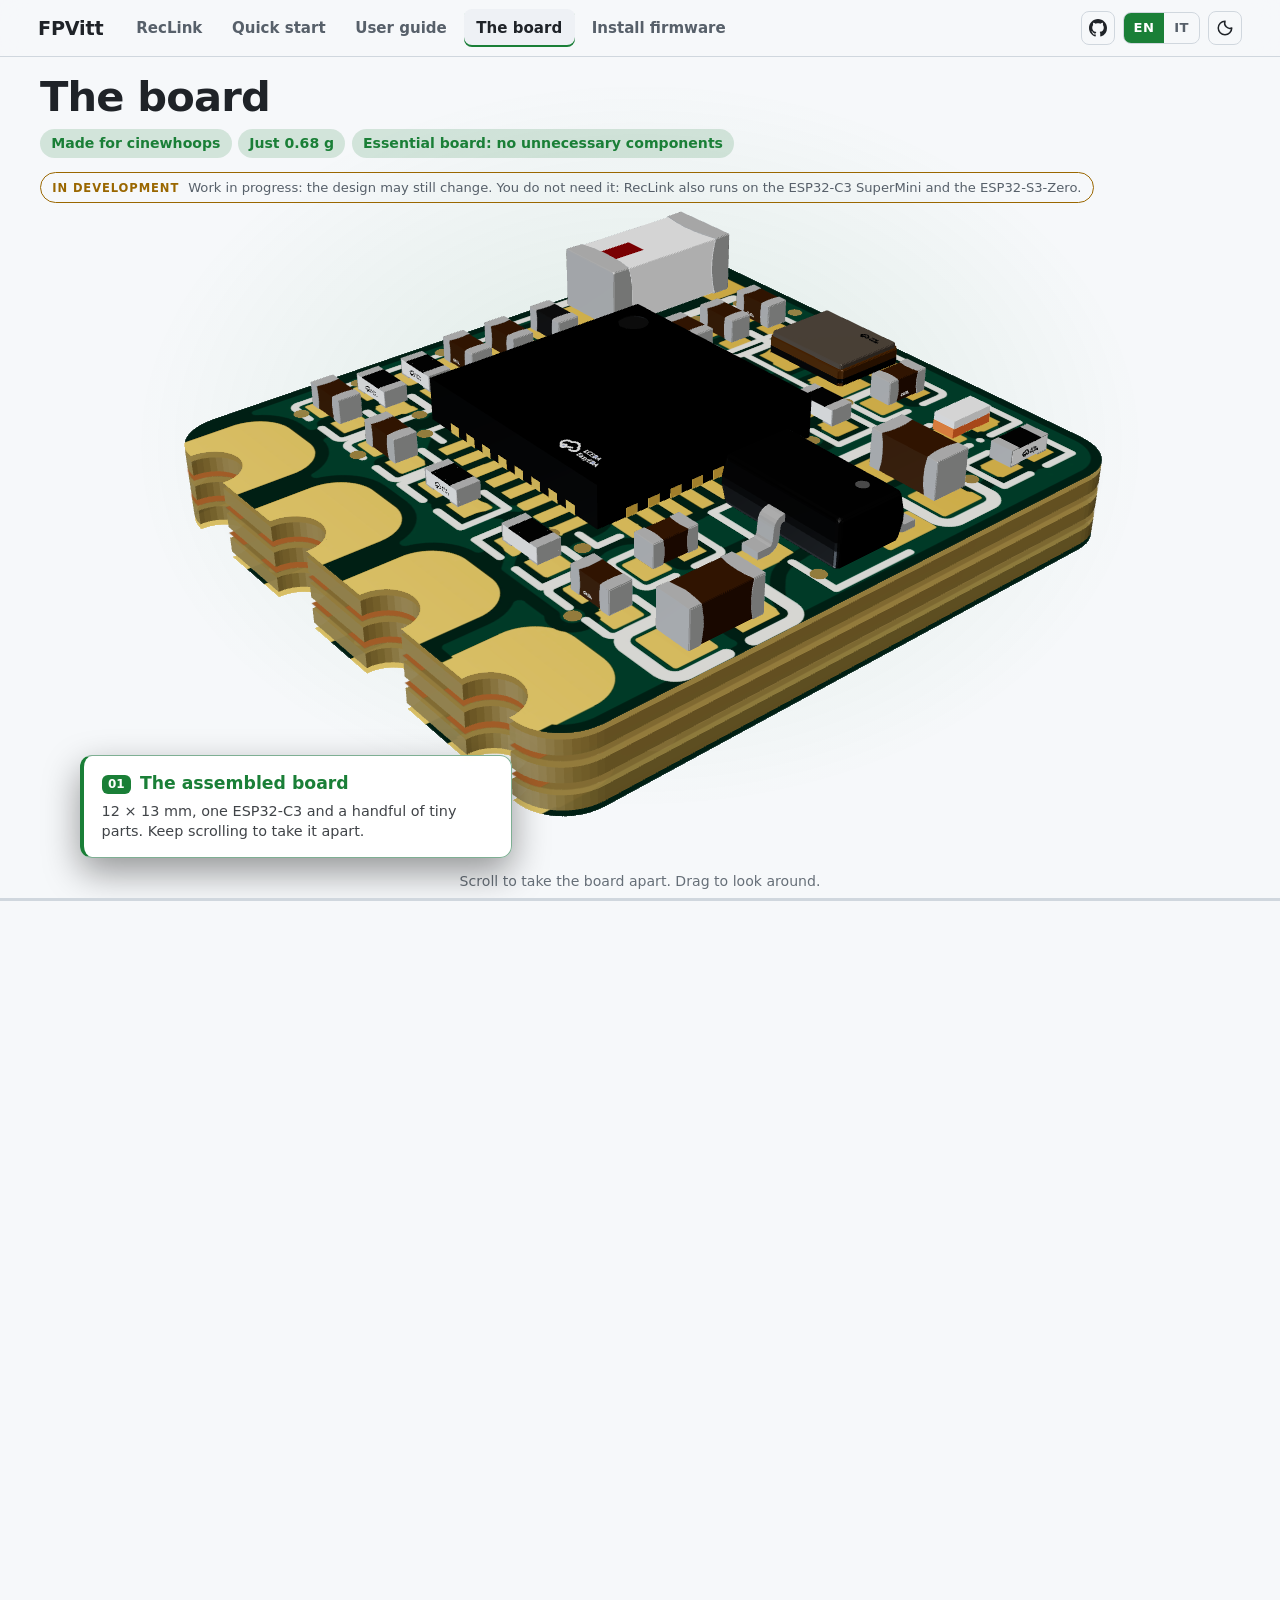
<file: RecLink/en/the-board.html>
<!doctype html>
<html lang="en" data-theme="auto">
<head>
<meta charset="utf-8">
<meta name="viewport" content="width=device-width,initial-scale=1">
<title>The board · RecLink</title>
<meta name="description" content="The RecLink board: made for cinewhoops, just 0.68 g, an essential 12 x 13 mm four-layer PCB with an ESP32-C3, chip antenna and four solder pads (GND, 5V, TX, RX). Currently in development.">
<meta name="theme-color" content="#0f1216">
<meta property="og:title" content="The board · RecLink">
<meta property="og:description" content="The RecLink board: made for cinewhoops, just 0.68 g, an essential 12 x 13 mm four-layer PCB with an ESP32-C3, chip antenna and four solder pads (GND, 5V, TX, RX). Currently in development.">
<meta property="og:type" content="website">
<link rel="icon" type="image/svg+xml" href="../assets/favicon.svg">
<link rel="canonical" href="https://fpvitt.github.io/RecLink/en/the-board.html">
<link rel="alternate" hreflang="en" href="https://fpvitt.github.io/RecLink/en/the-board.html">
<link rel="alternate" hreflang="it" href="https://fpvitt.github.io/RecLink/it/la-scheda.html">
<link rel="alternate" hreflang="x-default" href="https://fpvitt.github.io/RecLink/en/the-board.html">
<meta property="og:url" content="https://fpvitt.github.io/RecLink/en/the-board.html">
<meta property="og:site_name" content="RecLink">
<meta property="og:locale" content="en_US"><meta property="og:locale:alternate" content="it_IT">
<meta property="og:image" content="https://fpvitt.github.io/RecLink/assets/og.png"><meta property="og:image:width" content="1200"><meta property="og:image:height" content="630">
<meta name="twitter:card" content="summary_large_image"><meta name="twitter:title" content="The board · RecLink"><meta name="twitter:description" content="The RecLink board: made for cinewhoops, just 0.68 g, an essential 12 x 13 mm four-layer PCB with an ESP32-C3, chip antenna and four solder pads (GND, 5V, TX, RX). Currently in development."><meta name="twitter:image" content="https://fpvitt.github.io/RecLink/assets/og.png">
<script type="application/ld+json">{"@context": "https://schema.org", "@type": "TechArticle", "headline": "The board · RecLink", "description": "The RecLink board: made for cinewhoops, just 0.68 g, an essential 12 x 13 mm four-layer PCB with an ESP32-C3, chip antenna and four solder pads (GND, 5V, TX, RX). Currently in development.", "inLanguage": "en", "url": "https://fpvitt.github.io/RecLink/en/the-board.html", "image": "https://fpvitt.github.io/RecLink/assets/og.png", "about": "RecLink, an ESP32 bridge between a Betaflight flight controller and a GoPro / DJI action camera", "isPartOf": {"@type": "WebSite", "name": "RecLink", "url": "https://fpvitt.github.io/RecLink/"}}</script>
<script>try{var t=localStorage.getItem('rl-theme');if(t)document.documentElement.dataset.theme=t}catch(e){}</script>
<link rel="stylesheet" href="../assets/site.css">
</head>
<body data-doc="board">
<a class="skip" href="#main">Skip to content</a>
<header class="topbar"><div class="bar">
<a class="brand" href="../../" aria-label="FPVitt"><span>FPVitt</span></a>
<nav class="tabs" aria-label="Guides"><a href="index.html">RecLink</a><a href="quick-start.html">Quick start</a><a href="user-guide.html">User guide</a><a href="the-board.html" aria-current="page">The board</a><a href="../flash/">Install firmware</a></nav>
<div class="tools"><a class="icon gh-btn" href="https://github.com/FPVitt/RecLink" target="_blank" rel="noopener" title="View on GitHub" aria-label="View on GitHub"><svg viewBox="0 0 16 16" aria-hidden="true" fill="currentColor"><path d="M8 0C3.58 0 0 3.58 0 8c0 3.54 2.29 6.53 5.47 7.59.4.07.55-.17.55-.38 0-.19-.01-.82-.01-1.49-2.01.37-2.53-.49-2.69-.94-.09-.23-.48-.94-.82-1.13-.28-.15-.68-.52-.01-.53.63-.01 1.08.58 1.23.82.72 1.21 1.87.87 2.33.66.07-.52.28-.87.51-1.07-1.78-.2-3.64-.89-3.64-3.95 0-.87.31-1.59.82-2.15-.08-.2-.36-1.02.08-2.12 0 0 .67-.21 2.2.82.64-.18 1.32-.27 2-.27s1.36.09 2 .27c1.53-1.04 2.2-.82 2.2-.82.44 1.1.16 1.92.08 2.12.51.56.82 1.27.82 2.15 0 3.07-1.87 3.75-3.65 3.95.29.25.54.73.54 1.48 0 1.07-.01 1.93-.01 2.2 0 .21.15.46.55.38A8.01 8.01 0 0 0 16 8c0-4.42-3.58-8-8-8z"/></svg></a><div class="seg" role="group" aria-label="Language"><a href="#" hreflang="en" lang="en" data-lang="en" aria-current="true">EN</a><a href="../it/la-scheda.html" hreflang="it" lang="it" data-lang="it">IT</a></div>
<button class="icon theme-btn" type="button" title="Switch light / dark theme" aria-label="Switch light / dark theme"><svg viewBox="0 0 24 24" aria-hidden="true"><path d="M12 3a9 9 0 1 0 9 9 7 7 0 0 1-9-9z" fill="none" stroke="currentColor" stroke-width="2" stroke-linejoin="round"/></svg></button></div>
</div><div id="progress" aria-hidden="true"></div></header>
<div class="layout">

<main id="main" class="content">
<section class="exp full" id="exp" aria-label="Explore the board"><div class="exp-sticky"><canvas id="bc" role="img" aria-label="The RecLink board"></canvas><img class="exp-poster" src="../assets/board/board-iso.webp" alt="The RecLink board">
<div class="exp-head"><h1>The board</h1><ul class="pts"><li>Made for cinewhoops</li><li>Just 0.68 g</li><li>Essential board: no unnecessary components</li></ul><p class="pill"><b>In development</b> Work in progress: the design may still change. You do not need it: RecLink also runs on the ESP32-C3 SuperMini and the ESP32-S3-Zero.</p></div>
<svg class="exp-leads" aria-hidden="true"></svg>
<p class="exp-hint">Scroll to take the board apart. Drag to look around.</p>
<ol class="exp-steps"><li class="exp-step p-bl" data-t="" data-from="0" data-to="0.08"><b>The assembled board</b><span>12 × 13 mm, one ESP32-C3 and a handful of tiny parts. Keep scrolling to take it apart.</span></li><li class="exp-step p-tr" data-t="chip" data-from="0.08" data-to="0.34"><b>The main chip: ESP32-C3FH4</b><span>32-bit RISC-V core up to 160 MHz, Wi-Fi and Bluetooth 5 LE, and 4 MB of flash inside the package, in a 5 × 5 mm QFN32. It runs the whole firmware: Bluetooth to the camera, UART to the flight controller, Wi-Fi only for the setup portal on the ground.</span></li><li class="exp-step p-tr" data-t="ant,xtal,led" data-from="0.34" data-to="0.46"><b>Components</b><span>Around it: the ceramic antenna, crystal, status LED and about twenty tiny resistors and capacitors.</span></li><li class="exp-step p-bl" data-t="pad" data-from="0.46" data-to="0.6"><b>Top layer</b><span>Solder mask, exposed pads, silkscreen and the first copper layer.</span></li><li class="exp-step p-mr" data-t="in1,in2" data-from="0.6" data-to="0.78"><b>Inner layers</b><span>Two copper layers hidden inside the board give the routing room it needs on such a small board.</span></li><li class="exp-step p-bl" data-t="bot" data-from="0.78" data-to="0.92"><b>Bottom layer</b><span>The bottom side carries the four solder pads and the test points.</span></li><li class="exp-step p-br" data-t="wires" data-from="0.92" data-to="1.01"><b>Four wires</b><span>GND, 5V, TX and RX are all that connects the board to the flight controller.</span></li></ol><div class="exp-bar" aria-hidden="true"><i></i></div></div></section>
<script type="module" src="../assets/board/board.js"></script>

</main>
</div>
<footer class="site-foot"><div><span>Firmware 0.3.4 (pre-release) · Betaflight 2025.12+</span><a href="https://github.com/FPVitt/RecLink">Source on GitHub</a><a href="https://github.com/FPVitt/RecLink/blob/main/LICENSE" target="_blank" rel="noopener">Free software · GPL-3.0</a><a href="#top" class="to-top">Back to top</a></div></footer>
<script src="../assets/stats.js" defer></script>
<script src="../assets/site.js" defer></script>
</body>
</html>
</file>
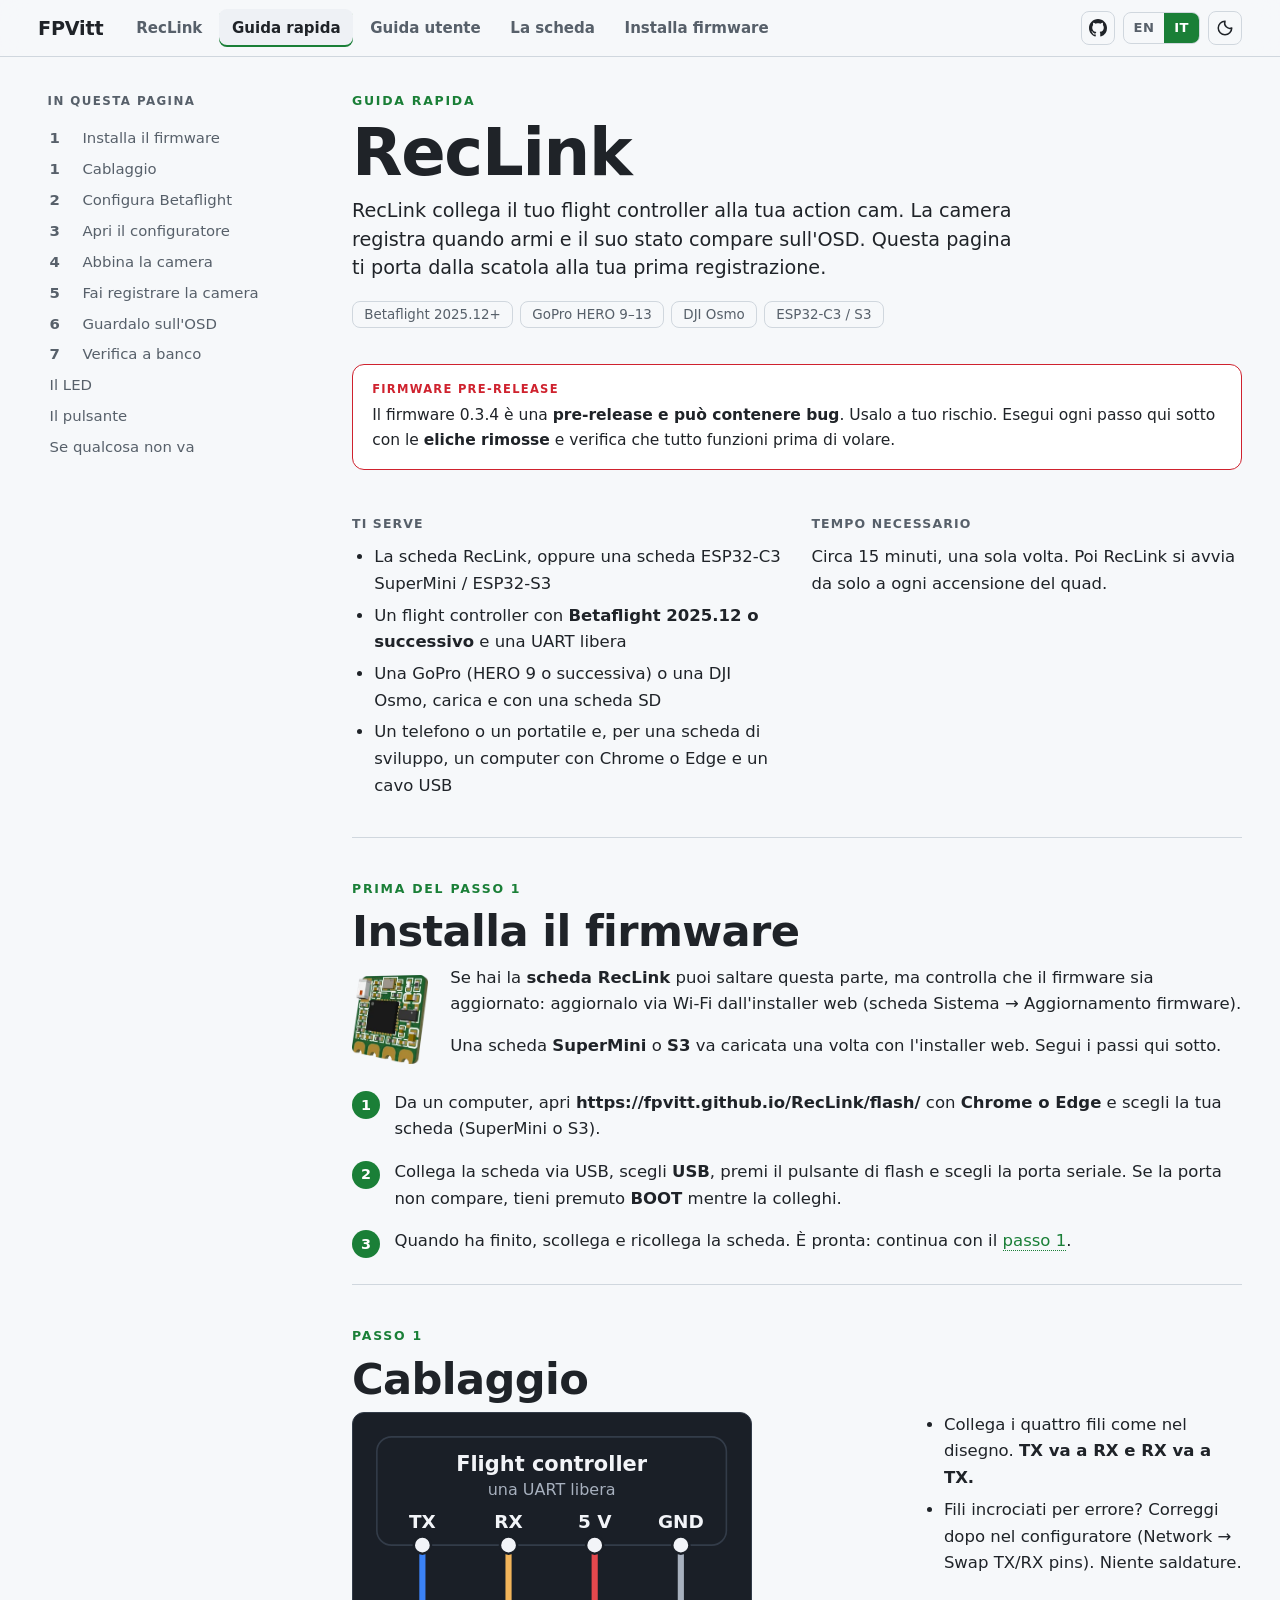
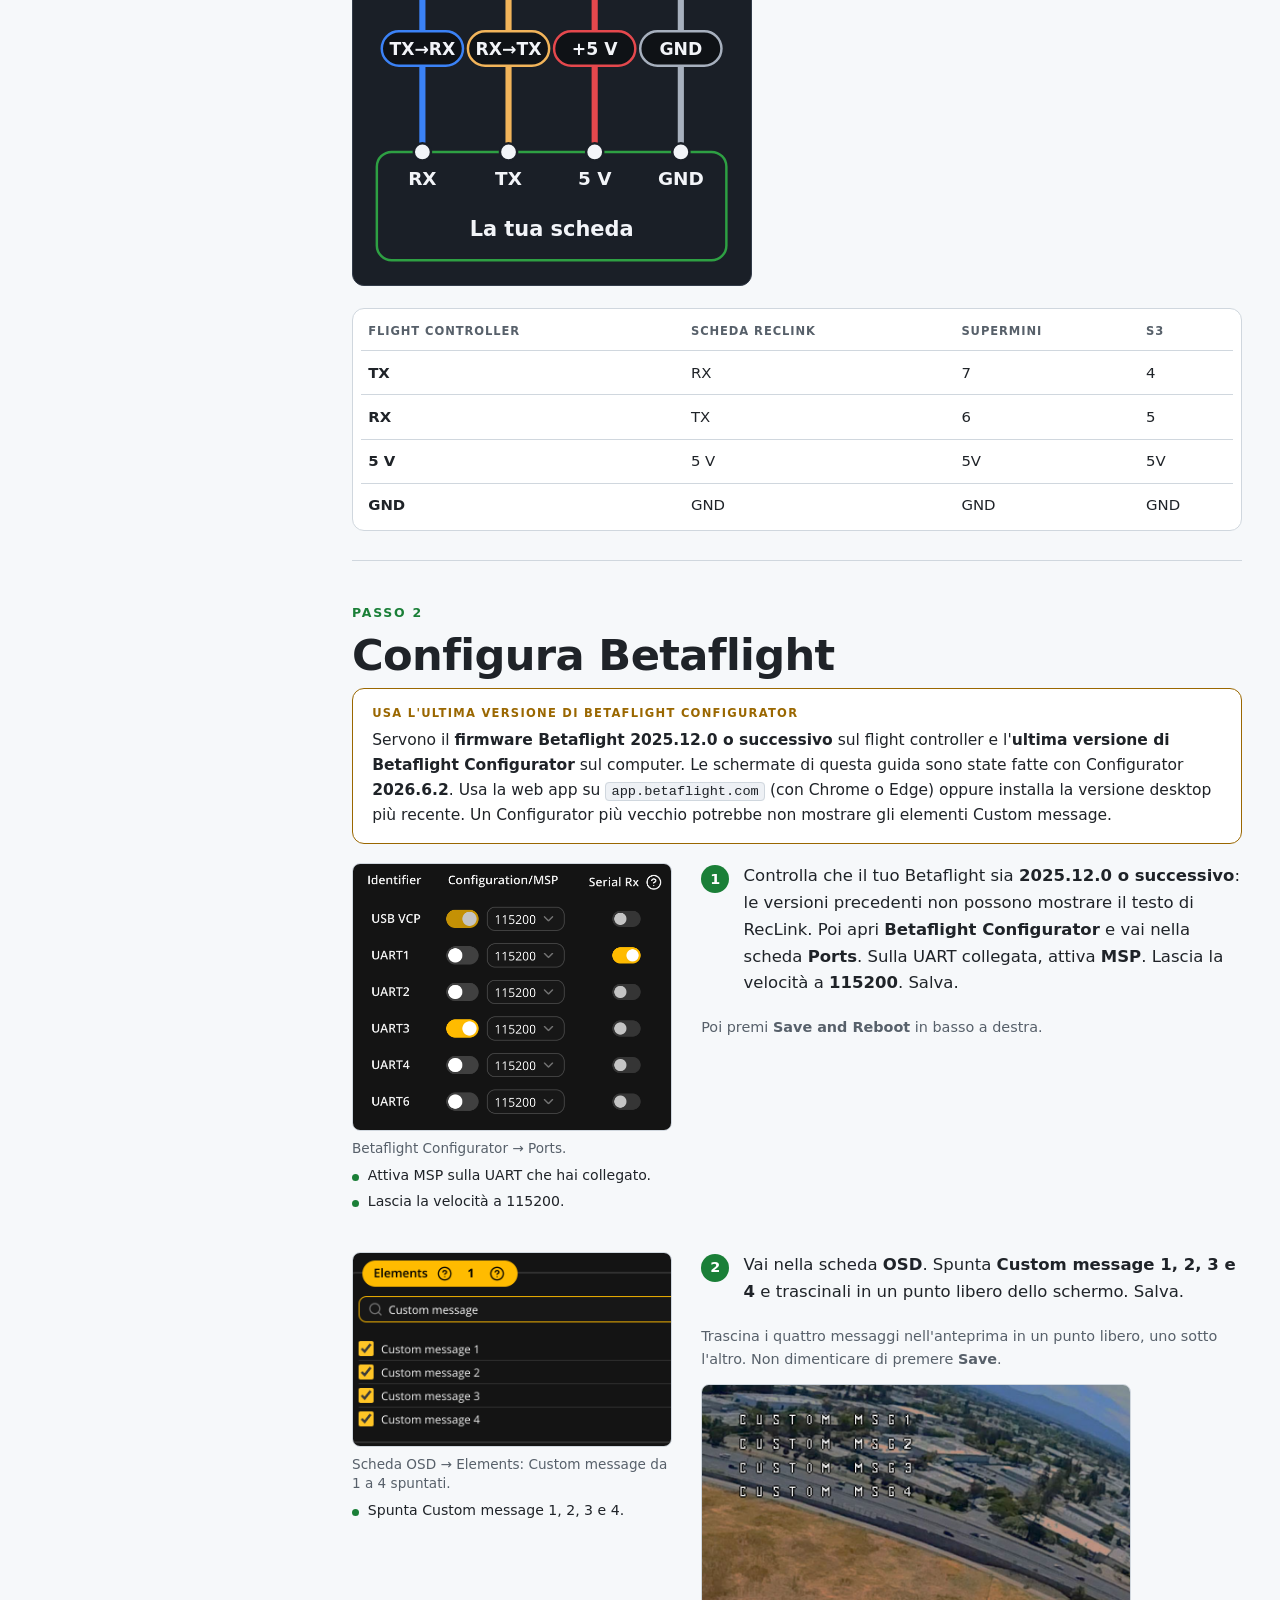
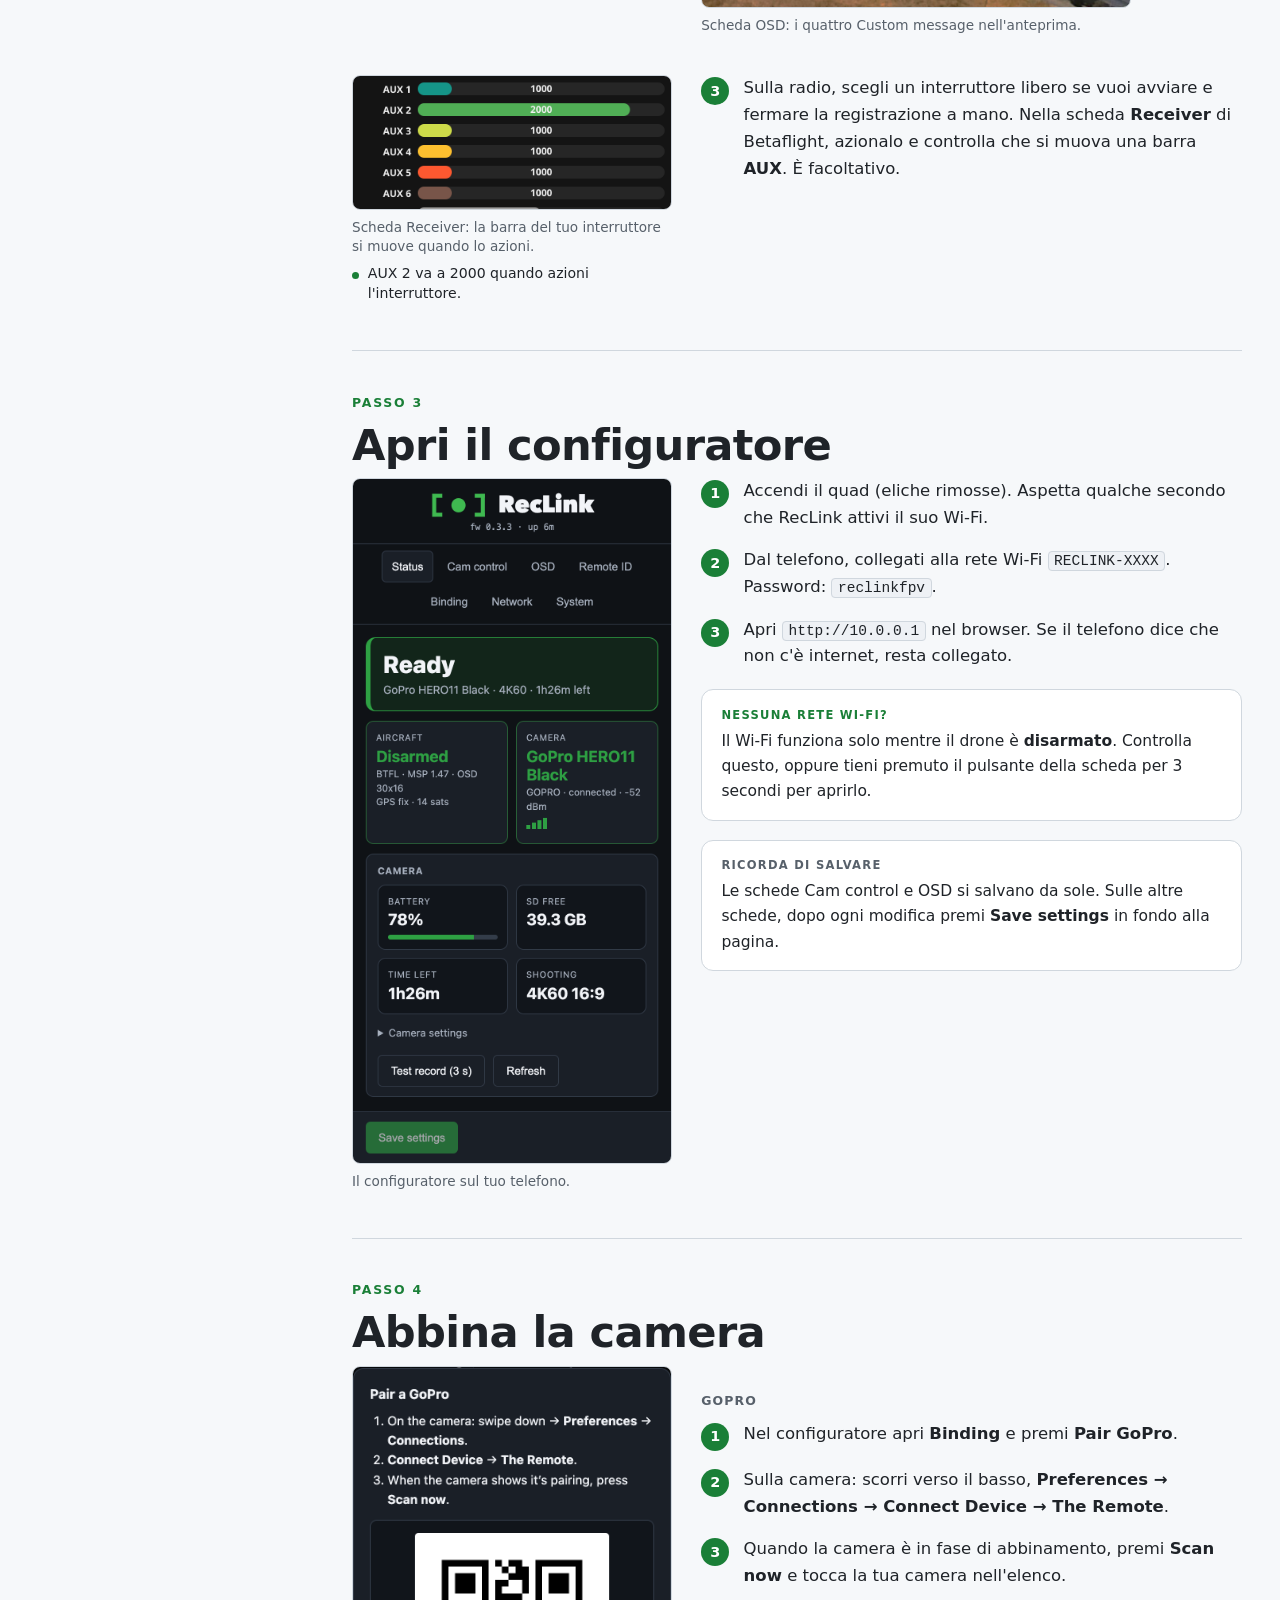
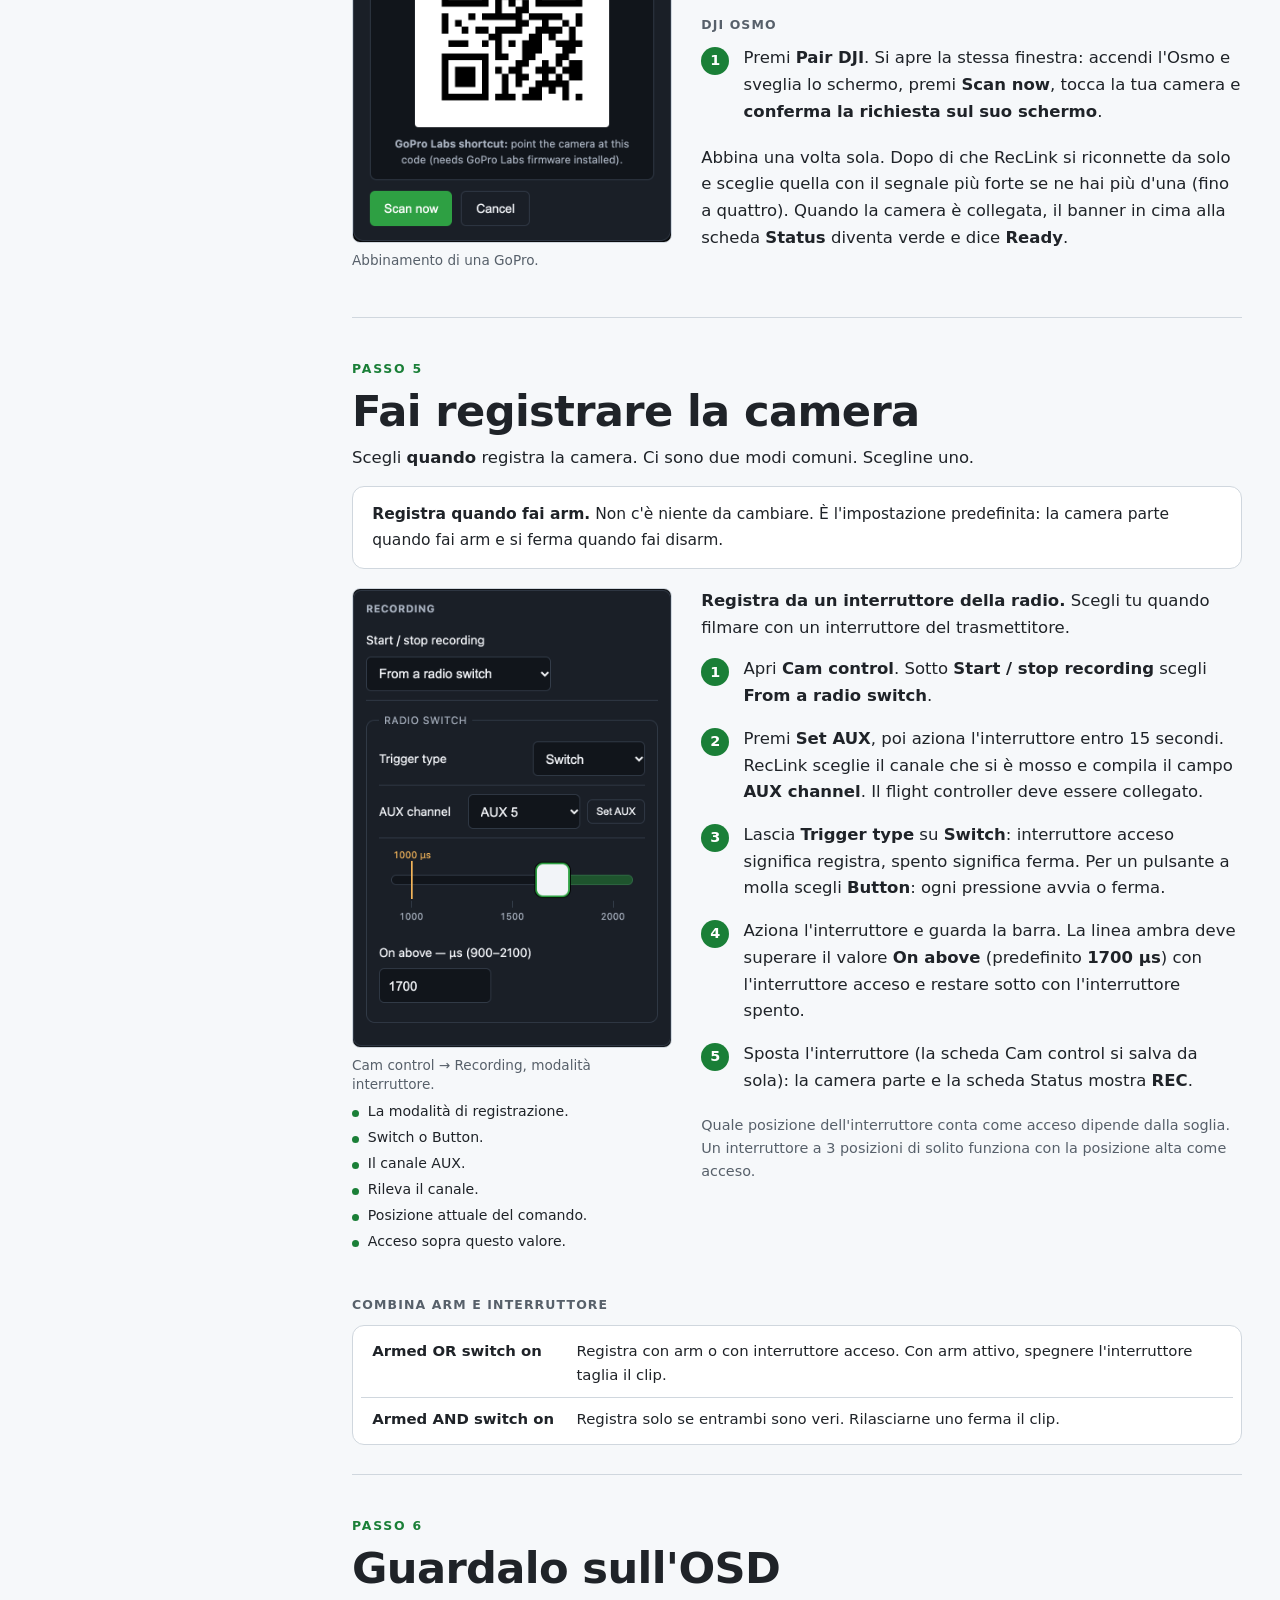
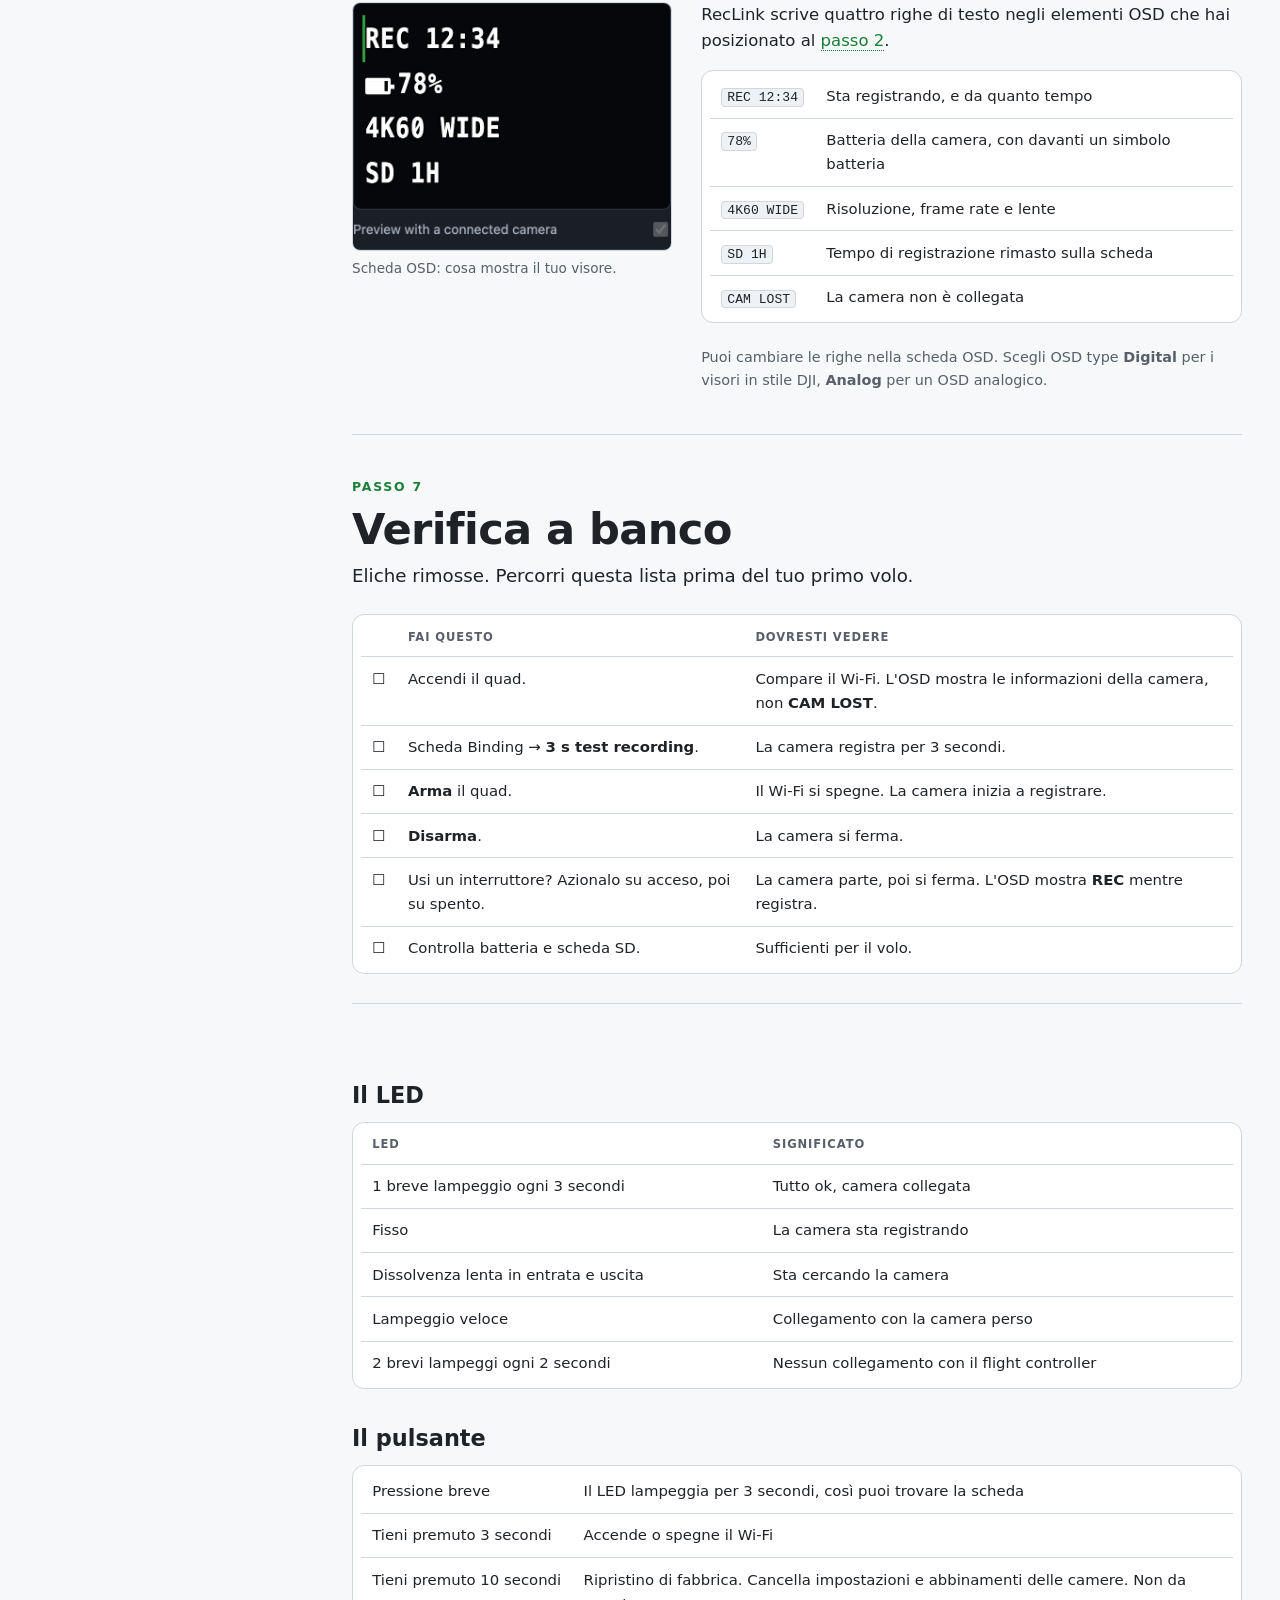
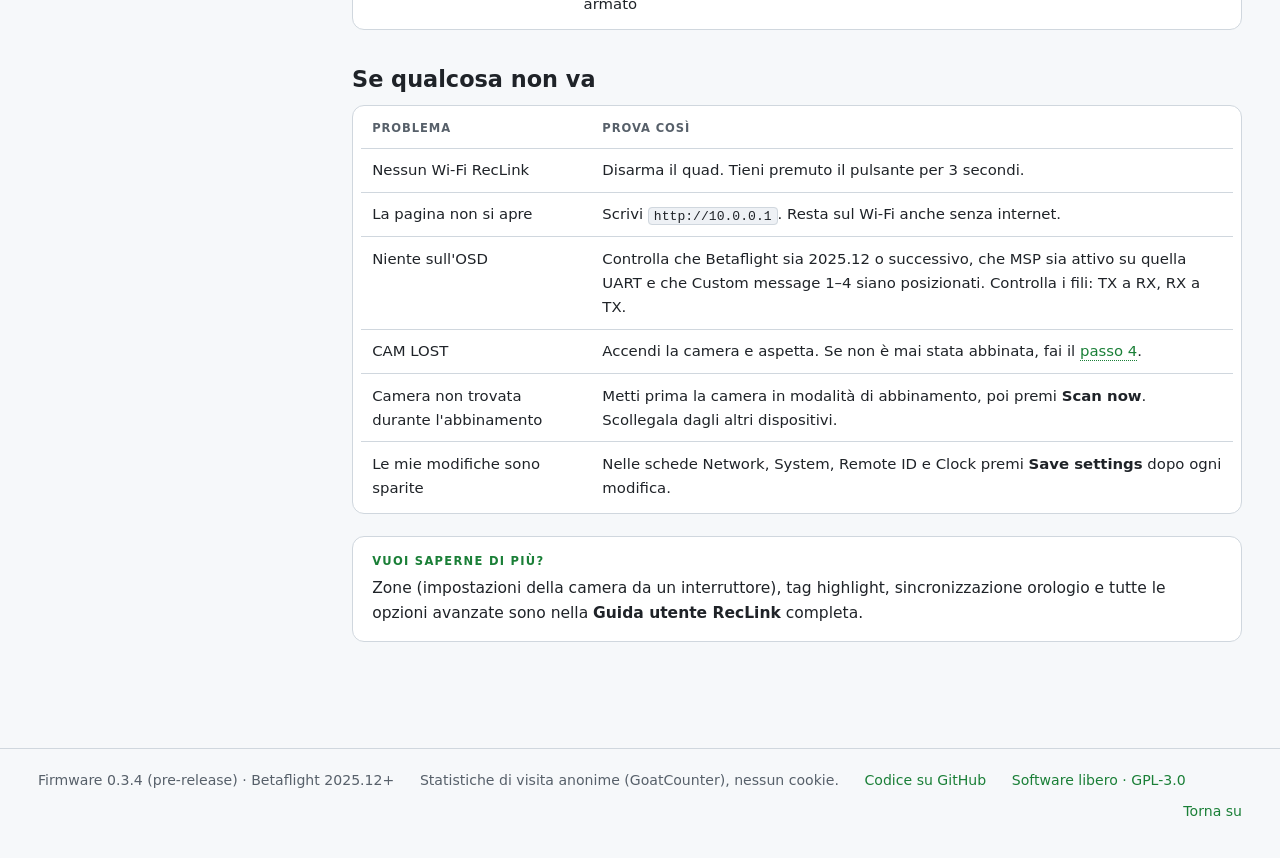
<file: RecLink/it/guida-rapida.html>
<!doctype html>
<html lang="it" data-theme="auto">
<head>
<meta charset="utf-8">
<meta name="viewport" content="width=device-width,initial-scale=1">
<title>Guida rapida · RecLink</title>
<meta name="description" content="Guida rapida RecLink: cabla la scheda, configura Betaflight, abbina la GoPro o la DJI, registra con l&#x27;arm o con un interruttore della radio.">
<meta name="theme-color" content="#0f1216">
<meta property="og:title" content="Guida rapida · RecLink">
<meta property="og:description" content="Guida rapida RecLink: cabla la scheda, configura Betaflight, abbina la GoPro o la DJI, registra con l&#x27;arm o con un interruttore della radio.">
<meta property="og:type" content="website">
<link rel="icon" type="image/svg+xml" href="../assets/favicon.svg">
<link rel="canonical" href="https://fpvitt.github.io/RecLink/it/guida-rapida.html">
<link rel="alternate" hreflang="it" href="https://fpvitt.github.io/RecLink/it/guida-rapida.html">
<link rel="alternate" hreflang="en" href="https://fpvitt.github.io/RecLink/en/quick-start.html">
<link rel="alternate" hreflang="x-default" href="https://fpvitt.github.io/RecLink/en/quick-start.html">
<meta property="og:url" content="https://fpvitt.github.io/RecLink/it/guida-rapida.html">
<meta property="og:site_name" content="RecLink">
<meta property="og:locale" content="it_IT"><meta property="og:locale:alternate" content="en_US">
<meta property="og:image" content="https://fpvitt.github.io/RecLink/assets/og.png"><meta property="og:image:width" content="1200"><meta property="og:image:height" content="630">
<meta name="twitter:card" content="summary_large_image"><meta name="twitter:title" content="Guida rapida · RecLink"><meta name="twitter:description" content="Guida rapida RecLink: cabla la scheda, configura Betaflight, abbina la GoPro o la DJI, registra con l&#x27;arm o con un interruttore della radio."><meta name="twitter:image" content="https://fpvitt.github.io/RecLink/assets/og.png">
<script type="application/ld+json">{"@context": "https://schema.org", "@type": "TechArticle", "headline": "Guida rapida · RecLink", "description": "Guida rapida RecLink: cabla la scheda, configura Betaflight, abbina la GoPro o la DJI, registra con l'arm o con un interruttore della radio.", "inLanguage": "it", "url": "https://fpvitt.github.io/RecLink/it/guida-rapida.html", "image": "https://fpvitt.github.io/RecLink/assets/og.png", "about": "RecLink, an ESP32 bridge between a Betaflight flight controller and a GoPro / DJI action camera", "isPartOf": {"@type": "WebSite", "name": "RecLink", "url": "https://fpvitt.github.io/RecLink/"}}</script>
<script>try{var t=localStorage.getItem('rl-theme');if(t)document.documentElement.dataset.theme=t}catch(e){}</script>
<link rel="stylesheet" href="../assets/site.css">
</head>
<body data-doc="qs">
<a class="skip" href="#main">Vai al contenuto</a>
<header class="topbar"><div class="bar">
<a class="brand" href="../../" aria-label="FPVitt"><span>FPVitt</span></a>
<nav class="tabs" aria-label="Guides"><a href="index.html">RecLink</a><a href="guida-rapida.html" aria-current="page">Guida rapida</a><a href="guida-utente.html">Guida utente</a><a href="la-scheda.html">La scheda</a><a href="../flash/">Installa firmware</a></nav>
<div class="tools"><a class="icon gh-btn" href="https://github.com/FPVitt/RecLink" target="_blank" rel="noopener" title="Vedi su GitHub" aria-label="Vedi su GitHub"><svg viewBox="0 0 16 16" aria-hidden="true" fill="currentColor"><path d="M8 0C3.58 0 0 3.58 0 8c0 3.54 2.29 6.53 5.47 7.59.4.07.55-.17.55-.38 0-.19-.01-.82-.01-1.49-2.01.37-2.53-.49-2.69-.94-.09-.23-.48-.94-.82-1.13-.28-.15-.68-.52-.01-.53.63-.01 1.08.58 1.23.82.72 1.21 1.87.87 2.33.66.07-.52.28-.87.51-1.07-1.78-.2-3.64-.89-3.64-3.95 0-.87.31-1.59.82-2.15-.08-.2-.36-1.02.08-2.12 0 0 .67-.21 2.2.82.64-.18 1.32-.27 2-.27s1.36.09 2 .27c1.53-1.04 2.2-.82 2.2-.82.44 1.1.16 1.92.08 2.12.51.56.82 1.27.82 2.15 0 3.07-1.87 3.75-3.65 3.95.29.25.54.73.54 1.48 0 1.07-.01 1.93-.01 2.2 0 .21.15.46.55.38A8.01 8.01 0 0 0 16 8c0-4.42-3.58-8-8-8z"/></svg></a><div class="seg" role="group" aria-label="Lingua"><a href="../en/quick-start.html" hreflang="en" lang="en" data-lang="en">EN</a><a href="#" hreflang="it" lang="it" data-lang="it" aria-current="true">IT</a></div>
<button class="icon theme-btn" type="button" title="Passa al tema chiaro / scuro" aria-label="Passa al tema chiaro / scuro"><svg viewBox="0 0 24 24" aria-hidden="true"><path d="M12 3a9 9 0 1 0 9 9 7 7 0 0 1-9-9z" fill="none" stroke="currentColor" stroke-width="2" stroke-linejoin="round"/></svg></button><button class="icon toc-btn" type="button" aria-controls="toc" aria-expanded="false" title="Indice"><span>Indice</span></button></div>
</div><div id="progress" aria-hidden="true"></div></header>
<div class="layout has-toc">
<aside class="sidebar" id="toc" aria-label="In questa pagina"><div class="side-in"><p class="toc-title">In questa pagina</p><ol><li data-id="step1"><a href="#step1"><b>1</b><span>Installa il firmware</span></a></li><li data-id="step1"><a href="#step1"><b>1</b><span>Cablaggio</span></a></li><li data-id="step2"><a href="#step2"><b>2</b><span>Configura Betaflight</span></a></li><li data-id="step3"><a href="#step3"><b>3</b><span>Apri il configuratore</span></a></li><li data-id="step4"><a href="#step4"><b>4</b><span>Abbina la camera</span></a></li><li data-id="step5"><a href="#step5"><b>5</b><span>Fai registrare la camera</span></a></li><li data-id="step6"><a href="#step6"><b>6</b><span>Guardalo sull&#x27;OSD</span></a></li><li data-id="step7"><a href="#step7"><b>7</b><span>Verifica a banco</span></a></li><li data-id="ref-1"><a href="#ref-1"><span>Il LED</span></a></li><li data-id="ref-2"><a href="#ref-2"><span>Il pulsante</span></a></li><li data-id="ref-3"><a href="#ref-3"><span>Se qualcosa non va</span></a></li></ol></div></aside>
<main id="main" class="content">
<div class="hero"><p class="eyebrow">Guida rapida</p><h1>RecLink</h1><p class="sub">RecLink collega il tuo flight controller alla tua action cam. La camera registra quando armi e il suo stato compare sull&#x27;OSD. Questa pagina ti porta dalla scatola alla tua prima registrazione.</p><div class="meta"><span>Betaflight 2025.12+</span><span>GoPro HERO 9–13</span><span>DJI Osmo</span><span>ESP32-C3 / S3</span></div></div><div class="intro"><section class="qshead">
<div class="callout danger"><span class="tag">Firmware pre-release</span>
<p>Il firmware 0.3.4 è una <b>pre-release e può contenere bug</b>. Usalo a tuo rischio. Esegui ogni passo qui sotto con le <b>eliche rimosse</b> e verifica che tutto funzioni prima di volare.</p></div>
<div class="cols">
<div class="grow">
<h3>Ti serve</h3>
<ul>
<li>La scheda RecLink, oppure una scheda ESP32-C3 SuperMini / ESP32-S3</li>
<li>Un flight controller con <b>Betaflight 2025.12 o successivo</b> e una UART libera</li>
<li>Una GoPro (HERO 9 o successiva) o una DJI Osmo, carica e con una scheda SD</li>
<li>Un telefono o un portatile e, per una scheda di sviluppo, un computer con Chrome o Edge e un cavo USB</li>
</ul>
</div>
<div class="grow">
<h3>Tempo necessario</h3>
<p>Circa 15 minuti, una sola volta. Poi RecLink si avvia da solo a ogni accensione del quad.</p>
</div>
</div>
</section></div><section class="chapter" id="step1">
<p class="chno">Prima del passo 1</p>
<h1 class="ch">Installa il firmware<a aria-label="link" class="anchor" href="#step1">#</a></h1>
<div style="display:flex;align-items:center;gap:6mm;margin:0 0 4mm"><div style="width:20mm;flex:none"><img alt="RecLink board" src="[data-uri]" style="width:100%;max-width:90px;height:auto;display:block"/></div><div style="flex:1;min-width:0"><p>Se hai la <b>scheda RecLink</b> puoi saltare questa parte, ma controlla che il firmware sia aggiornato: aggiornalo via Wi-Fi dall'installer web (scheda Sistema → Aggiornamento firmware).</p>
<p>Una scheda <b>SuperMini</b> o <b>S3</b> va caricata una volta con l'installer web. Segui i passi qui sotto.</p></div></div>
<ol class="steps">
<li><div>Da un computer, apri <b>https://fpvitt.github.io/RecLink/flash/</b> con <b>Chrome o Edge</b> e scegli la tua scheda (SuperMini o S3).</div></li>
<li><div>Collega la scheda via USB, scegli <b>USB</b>, premi il pulsante di flash e scegli la porta seriale. Se la porta non compare, tieni premuto <b>BOOT</b> mentre la colleghi.</div></li>
<li><div>Quando ha finito, scollega e ricollega la scheda. È pronta: continua con il <a class="xref" href="#step1">passo 1</a>.</div></li>
</ol>
</section><section class="chapter" id="step1">
<p class="chno">Passo 1</p>
<h1 class="ch">Cablaggio<a aria-label="link" class="anchor" href="#step1">#</a></h1>
<div class="cols">
<div class="grow">
<div class="diagram wire" style="margin:0"><svg aria-label="Wiring" role="img" viewbox="0 0 300 360">
<rect class="boxc" height="88" rx="12" width="284" x="8" y="8"></rect>
<text class="b" font-size="17" text-anchor="middle" x="150" y="36">Flight controller</text>
<text class="m" font-size="13" text-anchor="middle" x="150" y="55">una UART libera</text>
<rect class="boxc" height="88" rx="12" style="stroke:var(--acc);stroke-width:2" width="284" x="8" y="264"></rect>
<text class="b" font-size="17" text-anchor="middle" x="150" y="332">La tua scheda</text>
<g font-size="15" font-weight="700" text-anchor="middle">
<text x="45" y="82">TX</text><text x="115" y="82">RX</text><text x="185" y="82">5 V</text><text x="255" y="82">GND</text>
<text x="45" y="291">RX</text><text x="115" y="291">TX</text><text x="185" y="291">5 V</text><text x="255" y="291">GND</text>
</g>
<g fill="none" stroke-linecap="round" stroke-width="5">
<path d="M45 96 V264" stroke="var(--zone-2)"></path><path d="M115 96 V264" stroke="var(--warn)"></path>
<path d="M185 96 V264" stroke="var(--dng)"></path><path d="M255 96 V264" stroke="var(--mut)"></path>
</g>
<g fill="var(--fg)" stroke="var(--card)" stroke-width="2">
<circle cx="45" cy="96" r="7"></circle><circle cx="115" cy="96" r="7"></circle><circle cx="185" cy="96" r="7"></circle><circle cx="255" cy="96" r="7"></circle>
<circle cx="45" cy="264" r="7"></circle><circle cx="115" cy="264" r="7"></circle><circle cx="185" cy="264" r="7"></circle><circle cx="255" cy="264" r="7"></circle>
</g>
<g fill="var(--bg)" stroke-width="2">
<rect height="28" rx="14" stroke="var(--zone-2)" width="66" x="12" y="166"></rect><rect height="28" rx="14" stroke="var(--warn)" width="66" x="82" y="166"></rect>
<rect height="28" rx="14" stroke="var(--dng)" width="66" x="152" y="166"></rect><rect height="28" rx="14" stroke="var(--mut)" width="66" x="222" y="166"></rect>
</g>
<g font-size="14" font-weight="700" text-anchor="middle">
<text x="45" y="185">TX→RX</text><text x="115" y="185">RX→TX</text><text x="185" y="185">+5 V</text><text x="255" y="185">GND</text>
</g>
</svg></div>
</div>
<div style="width:70mm;flex:none">
<ul>
<li>Collega i quattro fili come nel disegno. <b>TX va a RX e RX va a TX.</b></li>
<li>Fili incrociati per errore? Correggi dopo nel configuratore (Network → Swap TX/RX pins). Niente saldature.</li>
</ul>
</div>
</div>
<div class="tbl pins"><table>
<tr><th>Flight controller</th><th>Scheda RecLink</th><th>SuperMini</th><th>S3</th></tr>
<tr><td>TX</td><td>RX</td><td>7</td><td>4</td></tr>
<tr><td>RX</td><td>TX</td><td>6</td><td>5</td></tr>
<tr><td>5 V</td><td>5 V</td><td>5V</td><td>5V</td></tr>
<tr><td>GND</td><td>GND</td><td>GND</td><td>GND</td></tr>
</table></div>
</section><section class="chapter" id="step2">
<p class="chno">Passo 2</p>
<h1 class="ch">Configura Betaflight<a aria-label="link" class="anchor" href="#step2">#</a></h1>
<div class="callout warn"><span class="tag">Usa l'ultima versione di Betaflight Configurator</span><p>Servono il <b>firmware Betaflight 2025.12.0 o successivo</b> sul flight controller e l'<b>ultima versione di Betaflight Configurator</b> sul computer. Le schermate di questa guida sono state fatte con Configurator <b>2026.6.2</b>. Usa la web app su <code>app.betaflight.com</code> (con Chrome o Edge) oppure installa la versione desktop più recente. Un Configurator più vecchio potrebbe non mostrare gli elementi Custom message.</p></div>
<div class="cols keep">
<div style="width:62mm;flex:none">
<figure class="shot" style=""><div class="imgwrap"><a class="zoom" data-caption="Betaflight Configurator → Ports." href="../assets/img/bf_ports-ab65359d.webp"><img alt="Betaflight Configurator → Ports." decoding="async" height="524" loading="lazy" src="../assets/img/bf_ports-ab65359d.webp" width="628"/></a></div><figcaption>Betaflight Configurator → Ports.</figcaption><ol class="legend"><li><i class="lgd"></i><span>Attiva MSP sulla UART che hai collegato.</span></li><li><i class="lgd"></i><span>Lascia la velocità a 115200.</span></li></ol></figure>
</div>
<div class="grow">
<ol class="steps">
<li><div>Controlla che il tuo Betaflight sia <b>2025.12.0 o successivo</b>: le versioni precedenti non possono mostrare il testo di RecLink. Poi apri <b>Betaflight Configurator</b> e vai nella scheda <b>Ports</b>. Sulla UART collegata, attiva <b>MSP</b>. Lascia la velocità a <b>115200</b>. Salva.</div></li>
</ol>
<p class="sm mut">Poi premi <b>Save and Reboot</b> in basso a destra.</p>
</div>
</div>
<div class="cols keep">
<div style="width:62mm;flex:none">
<figure class="shot" style=""><div class="imgwrap"><a class="zoom" data-caption="Scheda OSD → Elements: Custom message da 1 a 4 spuntati." href="../assets/img/bf_osd-fb9a041f.webp"><img alt="Scheda OSD → Elements: Custom message da 1 a 4 spuntati." decoding="async" height="412" loading="lazy" src="../assets/img/bf_osd-fb9a041f.webp" width="680"/></a></div><figcaption>Scheda OSD → Elements: Custom message da 1 a 4 spuntati.</figcaption><ol class="legend"><li><i class="lgd"></i><span>Spunta Custom message 1, 2, 3 e 4.</span></li></ol></figure>
</div>
<div class="grow">
<ol class="steps" style="counter-reset:s 1">
<li><div>Vai nella scheda <b>OSD</b>. Spunta <b>Custom message 1, 2, 3 e 4</b> e trascinali in un punto libero dello schermo. Salva.</div></li>
</ol>
<p class="sm mut">Trascina i quattro messaggi nell'anteprima in un punto libero, uno sotto l'altro. Non dimenticare di premere <b>Save</b>.</p>
<figure class="shot" style="width:78mm"><div class="imgwrap"><a class="zoom" data-caption="Scheda OSD: i quattro Custom message nell'anteprima." href="../assets/img/bf_osd_preview-ef5fc345.webp"><img alt="Scheda OSD: i quattro Custom message nell'anteprima." decoding="async" height="488" loading="lazy" src="../assets/img/bf_osd_preview-ef5fc345.webp" width="940"/></a></div><figcaption>Scheda OSD: i quattro Custom message nell'anteprima.</figcaption></figure>
</div>
</div>
<div class="cols keep">
<div style="width:62mm;flex:none">
<figure class="shot" style=""><div class="imgwrap"><a class="zoom" data-caption="Scheda Receiver: la barra del tuo interruttore si muove quando lo azioni." href="../assets/img/bf_receiver-de25a38a.webp"><img alt="Scheda Receiver: la barra del tuo interruttore si muove quando lo azioni." decoding="async" height="332" loading="lazy" src="../assets/img/bf_receiver-de25a38a.webp" width="796"/></a></div><figcaption>Scheda Receiver: la barra del tuo interruttore si muove quando lo azioni.</figcaption><ol class="legend"><li><i class="lgd"></i><span>AUX 2 va a 2000 quando azioni l'interruttore.</span></li></ol></figure>
</div>
<div class="grow">
<ol class="steps" style="counter-reset:s 2">
<li><div>Sulla radio, scegli un interruttore libero se vuoi avviare e fermare la registrazione a mano. Nella scheda <b>Receiver</b> di Betaflight, azionalo e controlla che si muova una barra <b>AUX</b>. È facoltativo.</div></li>
</ol>
</div>
</div>
</section><section class="chapter" id="step3">
<p class="chno">Passo 3</p>
<h1 class="ch">Apri il configuratore<a aria-label="link" class="anchor" href="#step3">#</a></h1>
<div class="cols keep">
<div style="width:56mm;flex:none">
<figure class="shot" style=""><div class="imgwrap"><a class="zoom" data-caption="Il configuratore sul tuo telefono." href="../assets/img/first_screen-c9e8a53e.webp"><img alt="Il configuratore sul tuo telefono." decoding="async" height="1720" loading="lazy" src="../assets/img/first_screen-c9e8a53e.webp" width="800"/></a></div><figcaption>Il configuratore sul tuo telefono.</figcaption></figure>
</div>
<div class="grow">
<ol class="steps">
<li><div>Accendi il quad (eliche rimosse). Aspetta qualche secondo che RecLink attivi il suo Wi-Fi.</div></li>
<li><div>Dal telefono, collegati alla rete Wi-Fi <code>RECLINK-XXXX</code>. Password: <code>reclinkfpv</code>.</div></li>
<li><div>Apri <code>http://10.0.0.1</code> nel browser. Se il telefono dice che non c'è internet, resta collegato.</div></li>
</ol>
<div class="callout tip"><span class="tag">Nessuna rete Wi-Fi?</span><p>Il Wi-Fi funziona solo mentre il drone è <b>disarmato</b>. Controlla questo, oppure tieni premuto il pulsante della scheda per 3 secondi per aprirlo.</p></div>
<div class="callout"><span class="tag">Ricorda di salvare</span><p>Le schede Cam control e OSD si salvano da sole. Sulle altre schede, dopo ogni modifica premi <b>Save settings</b> in fondo alla pagina.</p></div>
</div>
</div>
</section><section class="chapter" id="step4">
<p class="chno">Passo 4</p>
<h1 class="ch">Abbina la camera<a aria-label="link" class="anchor" href="#step4">#</a></h1>
<div class="cols keep">
<div style="width:62mm;flex:none">
<figure class="shot" style=""><div class="imgwrap"><a class="zoom" data-caption="Abbinamento di una GoPro." href="../assets/img/pair_modal-a021a680.webp"><img alt="Abbinamento di una GoPro." decoding="async" height="1076" loading="lazy" src="../assets/img/pair_modal-a021a680.webp" width="720"/></a></div><figcaption>Abbinamento di una GoPro.</figcaption></figure>
</div>
<div class="grow">
<h3>GoPro</h3>
<ol class="steps">
<li><div>Nel configuratore apri <b>Binding</b> e premi <b>Pair GoPro</b>.</div></li>
<li><div>Sulla camera: scorri verso il basso, <b>Preferences → Connections → Connect Device → The Remote</b>.</div></li>
<li><div>Quando la camera è in fase di abbinamento, premi <b>Scan now</b> e tocca la tua camera nell'elenco.</div></li>
</ol>
<h3>DJI Osmo</h3>
<ol class="steps">
<li><div>Premi <b>Pair DJI</b>. Si apre la stessa finestra: accendi l'Osmo e sveglia lo schermo, premi <b>Scan now</b>, tocca la tua camera e <b>conferma la richiesta sul suo schermo</b>.</div></li>
</ol>
<p>Abbina una volta sola. Dopo di che RecLink si riconnette da solo e sceglie quella con il segnale più forte se ne hai più d'una (fino a quattro). Quando la camera è collegata, il banner in cima alla scheda <b>Status</b> diventa verde e dice <b>Ready</b>.</p>
</div>
</div>
</section><section class="chapter" id="step5">
<p class="chno">Passo 5</p>
<h1 class="ch">Fai registrare la camera<a aria-label="link" class="anchor" href="#step5">#</a></h1>
<p>Scegli <b>quando</b> registra la camera. Ci sono due modi comuni. Scegline uno.</p>
<div class="callout"><p><b>Registra quando fai arm.</b> Non c'è niente da cambiare. È l'impostazione predefinita: la camera parte quando fai arm e si ferma quando fai disarm.</p></div>
<div class="cols">
<div style="width:62mm;flex:none">
<figure class="shot" style=""><div class="imgwrap"><a class="zoom" data-caption="Cam control → Recording, modalità interruttore." href="../assets/img/cc_record-82ca6a91.webp"><img alt="Cam control → Recording, modalità interruttore." decoding="async" height="1058" loading="lazy" src="../assets/img/cc_record-82ca6a91.webp" width="736"/></a></div><figcaption>Cam control → Recording, modalità interruttore.</figcaption><ol class="legend"><li><i class="lgd"></i><span>La modalità di registrazione.</span></li><li><i class="lgd"></i><span>Switch o Button.</span></li><li><i class="lgd"></i><span>Il canale AUX.</span></li><li><i class="lgd"></i><span>Rileva il canale.</span></li><li><i class="lgd"></i><span>Posizione attuale del comando.</span></li><li><i class="lgd"></i><span>Acceso sopra questo valore.</span></li></ol></figure>
</div>
<div class="grow">
<p><b>Registra da un interruttore della radio.</b> Scegli tu quando filmare con un interruttore del trasmettitore.</p>
<ol class="steps">
<li><div>Apri <b>Cam control</b>. Sotto <b>Start / stop recording</b> scegli <b>From a radio switch</b>.</div></li>
<li><div>Premi <b>Set AUX</b>, poi aziona l'interruttore entro 15 secondi. RecLink sceglie il canale che si è mosso e compila il campo <b>AUX channel</b>. Il flight controller deve essere collegato.</div></li>
<li><div>Lascia <b>Trigger type</b> su <b>Switch</b>: interruttore acceso significa registra, spento significa ferma. Per un pulsante a molla scegli <b>Button</b>: ogni pressione avvia o ferma.</div></li>
<li><div>Aziona l'interruttore e guarda la barra. La linea ambra deve superare il valore <b>On above</b> (predefinito <b>1700 µs</b>) con l'interruttore acceso e restare sotto con l'interruttore spento.</div></li>
<li><div>Sposta l'interruttore (la scheda Cam control si salva da sola): la camera parte e la scheda Status mostra <b>REC</b>.</div></li>
</ol>
<p class="sm mut">Quale posizione dell'interruttore conta come acceso dipende dalla soglia. Un interruttore a 3 posizioni di solito funziona con la posizione alta come acceso.</p>
</div>
</div>
<h3>Combina arm e interruttore</h3>
<div class="tbl"><table>
<tr><td><b>Armed OR switch on</b></td><td class="wrap">Registra con arm o con interruttore acceso. Con arm attivo, spegnere l'interruttore taglia il clip.</td></tr>
<tr><td><b>Armed AND switch on</b></td><td class="wrap">Registra solo se entrambi sono veri. Rilasciarne uno ferma il clip.</td></tr>
</table></div>
</section><section class="chapter" id="step6">
<p class="chno">Passo 6</p>
<h1 class="ch">Guardalo sull'OSD<a aria-label="link" class="anchor" href="#step6">#</a></h1>
<div class="cols">
<div style="width:62mm;flex:none">
<figure class="shot" style=""><div class="imgwrap"><a class="zoom" data-caption="Scheda OSD: cosa mostra il tuo visore." href="../assets/img/osd_preview-8aea549f.webp"><img alt="Scheda OSD: cosa mostra il tuo visore." decoding="async" height="525" loading="lazy" src="../assets/img/osd_preview-8aea549f.webp" width="676"/></a></div><figcaption>Scheda OSD: cosa mostra il tuo visore.</figcaption></figure>
</div>
<div class="grow">
<p>RecLink scrive quattro righe di testo negli elementi OSD che hai posizionato al <a class="xref" href="#step2">passo 2</a>.</p>
<div class="tbl"><table>
<tr><td><code>REC 12:34</code></td><td class="wrap">Sta registrando, e da quanto tempo</td></tr>
<tr><td><code>78%</code></td><td class="wrap">Batteria della camera, con davanti un simbolo batteria</td></tr>
<tr><td><code>4K60 WIDE</code></td><td class="wrap">Risoluzione, frame rate e lente</td></tr>
<tr><td><code>SD 1H</code></td><td class="wrap">Tempo di registrazione rimasto sulla scheda</td></tr>
<tr><td><code>CAM LOST</code></td><td class="wrap">La camera non è collegata</td></tr>
</table></div>
<p class="sm mut">Puoi cambiare le righe nella scheda OSD. Scegli OSD type <b>Digital</b> per i visori in stile DJI, <b>Analog</b> per un OSD analogico.</p>
</div>
</div>
</section><section class="chapter" id="step7">
<p class="chno">Passo 7</p>
<h1 class="ch">Verifica a banco<a aria-label="link" class="anchor" href="#step7">#</a></h1>
<p class="lead">Eliche rimosse. Percorri questa lista prima del tuo primo volo.</p>
<div class="tbl"><table>
<tr><th style="width:9mm"></th><th>Fai questo</th><th>Dovresti vedere</th></tr>
<tr><td>☐</td><td class="wrap">Accendi il quad.</td><td class="wrap">Compare il Wi-Fi. L'OSD mostra le informazioni della camera, non <b>CAM LOST</b>.</td></tr>
<tr><td>☐</td><td class="wrap">Scheda Binding → <b>3 s test recording</b>.</td><td class="wrap">La camera registra per 3 secondi.</td></tr>
<tr><td>☐</td><td class="wrap"><b>Arma</b> il quad.</td><td class="wrap">Il Wi-Fi si spegne. La camera inizia a registrare.</td></tr>
<tr><td>☐</td><td class="wrap"><b>Disarma</b>.</td><td class="wrap">La camera si ferma.</td></tr>
<tr><td>☐</td><td class="wrap">Usi un interruttore? Azionalo su acceso, poi su spento.</td><td class="wrap">La camera parte, poi si ferma. L'OSD mostra <b>REC</b> mentre registra.</td></tr>
<tr><td>☐</td><td class="wrap">Controlla batteria e scheda SD.</td><td class="wrap">Sufficienti per il volo.</td></tr>
</table></div>
</section><section class="chapter" id="ref">
<h2 id="ref-1">Il LED<a aria-label="link" class="anchor" href="#ref-1">#</a></h2>
<div class="tbl"><table>
<tr><th>LED</th><th>Significato</th></tr>
<tr><td>1 breve lampeggio ogni 3 secondi</td><td class="wrap">Tutto ok, camera collegata</td></tr>
<tr><td>Fisso</td><td class="wrap">La camera sta registrando</td></tr>
<tr><td>Dissolvenza lenta in entrata e uscita</td><td class="wrap">Sta cercando la camera</td></tr>
<tr><td>Lampeggio veloce</td><td class="wrap">Collegamento con la camera perso</td></tr>
<tr><td>2 brevi lampeggi ogni 2 secondi</td><td class="wrap">Nessun collegamento con il flight controller</td></tr>
</table></div>
<h2 id="ref-2">Il pulsante<a aria-label="link" class="anchor" href="#ref-2">#</a></h2>
<div class="tbl"><table>
<tr><td>Pressione breve</td><td class="wrap">Il LED lampeggia per 3 secondi, così puoi trovare la scheda</td></tr>
<tr><td>Tieni premuto 3 secondi</td><td class="wrap">Accende o spegne il Wi-Fi</td></tr>
<tr><td>Tieni premuto 10 secondi</td><td class="wrap">Ripristino di fabbrica. Cancella impostazioni e abbinamenti delle camere. Non da armato</td></tr>
</table></div>
<h2 id="ref-3">Se qualcosa non va<a aria-label="link" class="anchor" href="#ref-3">#</a></h2>
<div class="tbl"><table>
<tr><th>Problema</th><th>Prova così</th></tr>
<tr><td class="wrap">Nessun Wi-Fi RecLink</td><td class="wrap">Disarma il quad. Tieni premuto il pulsante per 3 secondi.</td></tr>
<tr><td class="wrap">La pagina non si apre</td><td class="wrap">Scrivi <code>http://10.0.0.1</code>. Resta sul Wi-Fi anche senza internet.</td></tr>
<tr><td class="wrap">Niente sull'OSD</td><td class="wrap">Controlla che Betaflight sia 2025.12 o successivo, che MSP sia attivo su quella UART e che Custom message 1–4 siano posizionati. Controlla i fili: TX a RX, RX a TX.</td></tr>
<tr><td class="wrap">CAM LOST</td><td class="wrap">Accendi la camera e aspetta. Se non è mai stata abbinata, fai il <a class="xref" href="#step4">passo 4</a>.</td></tr>
<tr><td class="wrap">Camera non trovata durante l'abbinamento</td><td class="wrap">Metti prima la camera in modalità di abbinamento, poi premi <b>Scan now</b>. Scollegala dagli altri dispositivi.</td></tr>
<tr><td class="wrap">Le mie modifiche sono sparite</td><td class="wrap">Nelle schede Network, System, Remote ID e Clock premi <b>Save settings</b> dopo ogni modifica.</td></tr>
</table></div>
<div class="callout tip"><span class="tag">Vuoi saperne di più?</span><p>Zone (impostazioni della camera da un interruttore), tag highlight, sincronizzazione orologio e tutte le opzioni avanzate sono nella <b>Guida utente RecLink</b> completa.</p></div>
</section>
</main>
</div>
<footer class="site-foot"><div><span>Firmware 0.3.4 (pre-release) · Betaflight 2025.12+</span><a href="https://github.com/FPVitt/RecLink">Codice su GitHub</a><a href="https://github.com/FPVitt/RecLink/blob/main/LICENSE" target="_blank" rel="noopener">Software libero · GPL-3.0</a><a href="#top" class="to-top">Torna su</a></div></footer>
<script src="../assets/stats.js" defer></script>
<script src="../assets/site.js" defer></script>
</body>
</html>
</file>
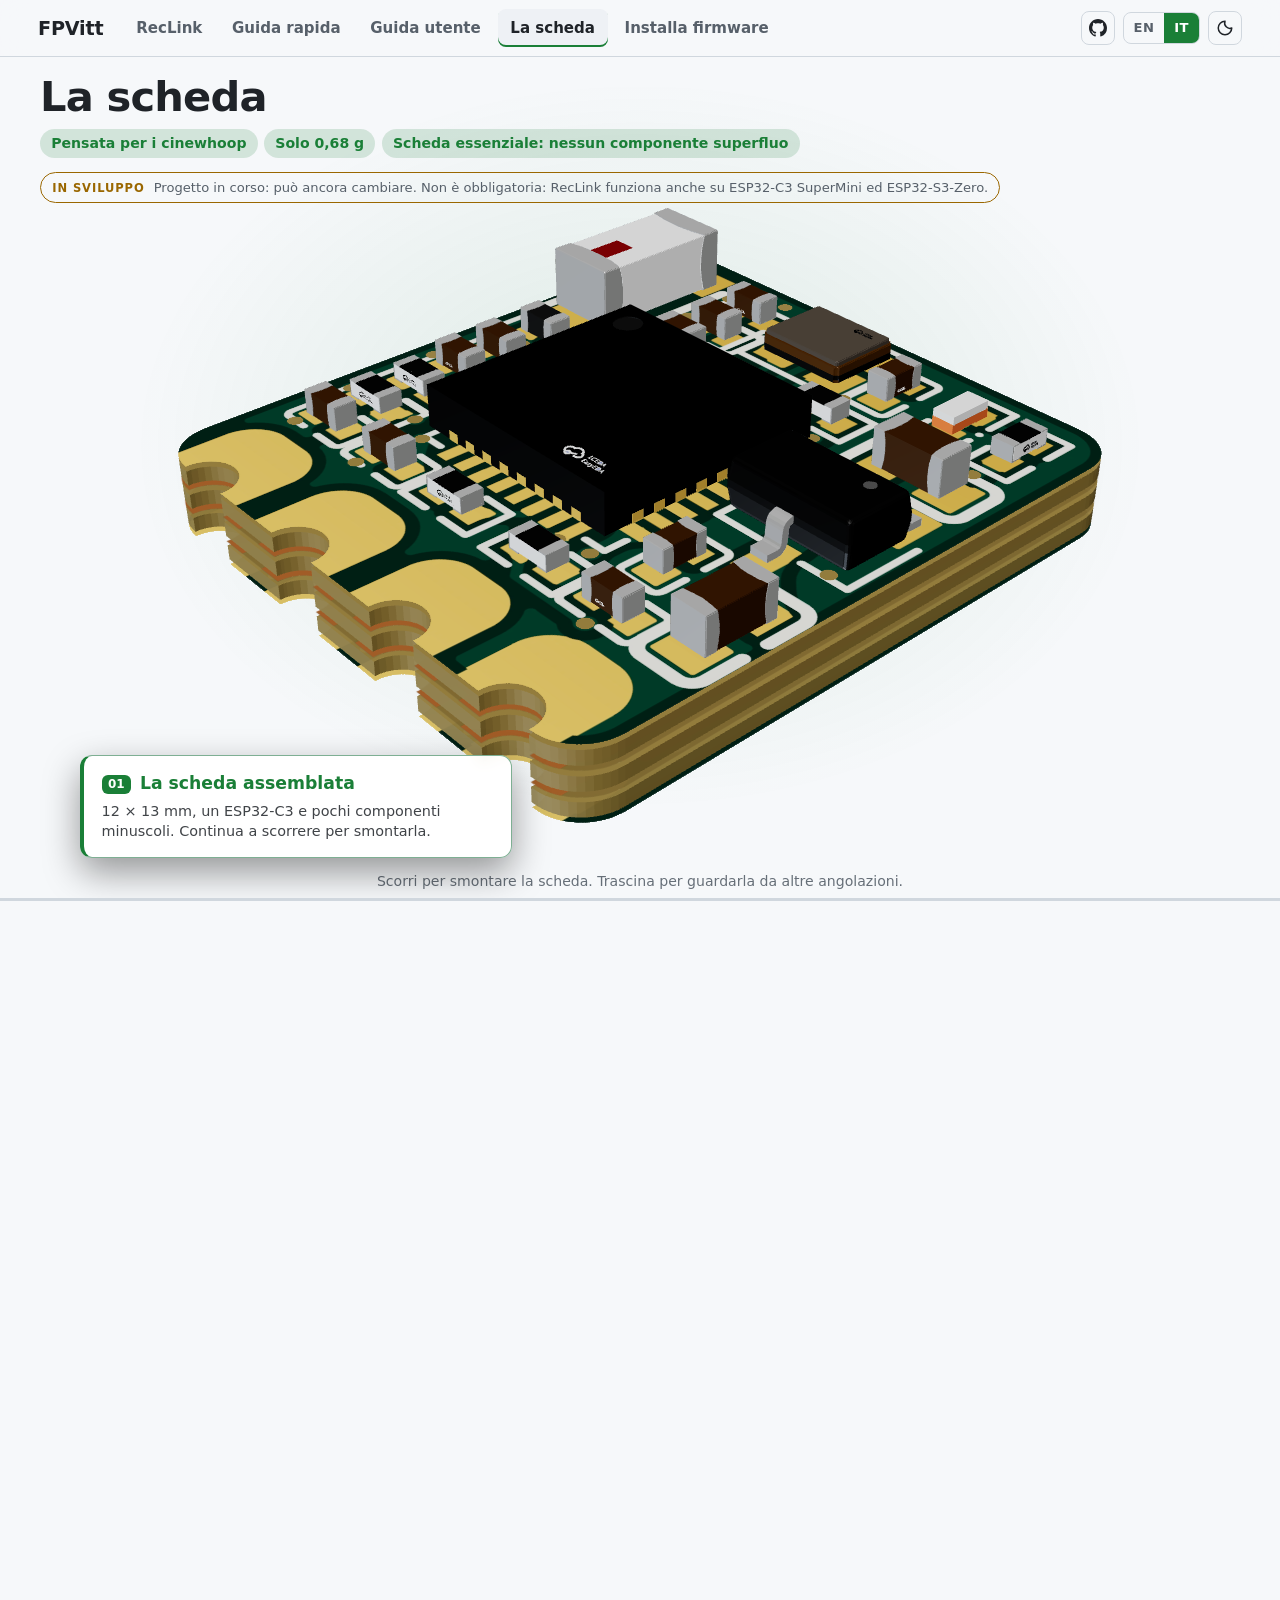
<file: RecLink/it/la-scheda.html>
<!doctype html>
<html lang="it" data-theme="auto">
<head>
<meta charset="utf-8">
<meta name="viewport" content="width=device-width,initial-scale=1">
<title>La scheda · RecLink</title>
<meta name="description" content="La scheda RecLink: pensata per i cinewhoop, solo 0,68 g, un PCB essenziale a quattro strati di 12 x 13 mm con ESP32-C3, antenna ceramica e quattro pad (GND, 5V, TX, RX). Attualmente in sviluppo.">
<meta name="theme-color" content="#0f1216">
<meta property="og:title" content="La scheda · RecLink">
<meta property="og:description" content="La scheda RecLink: pensata per i cinewhoop, solo 0,68 g, un PCB essenziale a quattro strati di 12 x 13 mm con ESP32-C3, antenna ceramica e quattro pad (GND, 5V, TX, RX). Attualmente in sviluppo.">
<meta property="og:type" content="website">
<link rel="icon" type="image/svg+xml" href="../assets/favicon.svg">
<link rel="canonical" href="https://fpvitt.github.io/RecLink/it/la-scheda.html">
<link rel="alternate" hreflang="it" href="https://fpvitt.github.io/RecLink/it/la-scheda.html">
<link rel="alternate" hreflang="en" href="https://fpvitt.github.io/RecLink/en/the-board.html">
<link rel="alternate" hreflang="x-default" href="https://fpvitt.github.io/RecLink/en/the-board.html">
<meta property="og:url" content="https://fpvitt.github.io/RecLink/it/la-scheda.html">
<meta property="og:site_name" content="RecLink">
<meta property="og:locale" content="it_IT"><meta property="og:locale:alternate" content="en_US">
<meta property="og:image" content="https://fpvitt.github.io/RecLink/assets/og.png"><meta property="og:image:width" content="1200"><meta property="og:image:height" content="630">
<meta name="twitter:card" content="summary_large_image"><meta name="twitter:title" content="La scheda · RecLink"><meta name="twitter:description" content="La scheda RecLink: pensata per i cinewhoop, solo 0,68 g, un PCB essenziale a quattro strati di 12 x 13 mm con ESP32-C3, antenna ceramica e quattro pad (GND, 5V, TX, RX). Attualmente in sviluppo."><meta name="twitter:image" content="https://fpvitt.github.io/RecLink/assets/og.png">
<script type="application/ld+json">{"@context": "https://schema.org", "@type": "TechArticle", "headline": "La scheda · RecLink", "description": "La scheda RecLink: pensata per i cinewhoop, solo 0,68 g, un PCB essenziale a quattro strati di 12 x 13 mm con ESP32-C3, antenna ceramica e quattro pad (GND, 5V, TX, RX). Attualmente in sviluppo.", "inLanguage": "it", "url": "https://fpvitt.github.io/RecLink/it/la-scheda.html", "image": "https://fpvitt.github.io/RecLink/assets/og.png", "about": "RecLink, an ESP32 bridge between a Betaflight flight controller and a GoPro / DJI action camera", "isPartOf": {"@type": "WebSite", "name": "RecLink", "url": "https://fpvitt.github.io/RecLink/"}}</script>
<script>try{var t=localStorage.getItem('rl-theme');if(t)document.documentElement.dataset.theme=t}catch(e){}</script>
<link rel="stylesheet" href="../assets/site.css">
</head>
<body data-doc="board">
<a class="skip" href="#main">Vai al contenuto</a>
<header class="topbar"><div class="bar">
<a class="brand" href="../../" aria-label="FPVitt"><span>FPVitt</span></a>
<nav class="tabs" aria-label="Guides"><a href="index.html">RecLink</a><a href="guida-rapida.html">Guida rapida</a><a href="guida-utente.html">Guida utente</a><a href="la-scheda.html" aria-current="page">La scheda</a><a href="../flash/">Installa firmware</a></nav>
<div class="tools"><a class="icon gh-btn" href="https://github.com/FPVitt/RecLink" target="_blank" rel="noopener" title="Vedi su GitHub" aria-label="Vedi su GitHub"><svg viewBox="0 0 16 16" aria-hidden="true" fill="currentColor"><path d="M8 0C3.58 0 0 3.58 0 8c0 3.54 2.29 6.53 5.47 7.59.4.07.55-.17.55-.38 0-.19-.01-.82-.01-1.49-2.01.37-2.53-.49-2.69-.94-.09-.23-.48-.94-.82-1.13-.28-.15-.68-.52-.01-.53.63-.01 1.08.58 1.23.82.72 1.21 1.87.87 2.33.66.07-.52.28-.87.51-1.07-1.78-.2-3.64-.89-3.64-3.95 0-.87.31-1.59.82-2.15-.08-.2-.36-1.02.08-2.12 0 0 .67-.21 2.2.82.64-.18 1.32-.27 2-.27s1.36.09 2 .27c1.53-1.04 2.2-.82 2.2-.82.44 1.1.16 1.92.08 2.12.51.56.82 1.27.82 2.15 0 3.07-1.87 3.75-3.65 3.95.29.25.54.73.54 1.48 0 1.07-.01 1.93-.01 2.2 0 .21.15.46.55.38A8.01 8.01 0 0 0 16 8c0-4.42-3.58-8-8-8z"/></svg></a><div class="seg" role="group" aria-label="Lingua"><a href="../en/the-board.html" hreflang="en" lang="en" data-lang="en">EN</a><a href="#" hreflang="it" lang="it" data-lang="it" aria-current="true">IT</a></div>
<button class="icon theme-btn" type="button" title="Passa al tema chiaro / scuro" aria-label="Passa al tema chiaro / scuro"><svg viewBox="0 0 24 24" aria-hidden="true"><path d="M12 3a9 9 0 1 0 9 9 7 7 0 0 1-9-9z" fill="none" stroke="currentColor" stroke-width="2" stroke-linejoin="round"/></svg></button></div>
</div><div id="progress" aria-hidden="true"></div></header>
<div class="layout">

<main id="main" class="content">
<section class="exp full" id="exp" aria-label="Esplora la scheda"><div class="exp-sticky"><canvas id="bc" role="img" aria-label="La scheda RecLink"></canvas><img class="exp-poster" src="../assets/board/board-iso.webp" alt="La scheda RecLink">
<div class="exp-head"><h1>La scheda</h1><ul class="pts"><li>Pensata per i cinewhoop</li><li>Solo 0,68 g</li><li>Scheda essenziale: nessun componente superfluo</li></ul><p class="pill"><b>In sviluppo</b> Progetto in corso: può ancora cambiare. Non è obbligatoria: RecLink funziona anche su ESP32-C3 SuperMini ed ESP32-S3-Zero.</p></div>
<svg class="exp-leads" aria-hidden="true"></svg>
<p class="exp-hint">Scorri per smontare la scheda. Trascina per guardarla da altre angolazioni.</p>
<ol class="exp-steps"><li class="exp-step p-bl" data-t="" data-from="0" data-to="0.08"><b>La scheda assemblata</b><span>12 × 13 mm, un ESP32-C3 e pochi componenti minuscoli. Continua a scorrere per smontarla.</span></li><li class="exp-step p-tr" data-t="chip" data-from="0.08" data-to="0.34"><b>Il chip principale: ESP32-C3FH4</b><span>Core RISC-V a 32 bit fino a 160 MHz, Wi-Fi e Bluetooth 5 LE, e 4 MB di flash dentro il package, in un QFN32 da 5 × 5 mm. Esegue tutto il firmware: Bluetooth verso la camera, UART verso il flight controller, Wi-Fi solo per il portale di configurazione a terra.</span></li><li class="exp-step p-tr" data-t="ant,xtal,led" data-from="0.34" data-to="0.46"><b>Componenti</b><span>Intorno: l&#x27;antenna ceramica, il quarzo, il LED di stato e una ventina di resistenze e condensatori minuscoli.</span></li><li class="exp-step p-bl" data-t="pad" data-from="0.46" data-to="0.6"><b>Strato superiore</b><span>Solder mask, pad scoperti, serigrafia e il primo strato di rame.</span></li><li class="exp-step p-mr" data-t="in1,in2" data-from="0.6" data-to="0.78"><b>Strati interni</b><span>Due strati di rame nascosti dentro la scheda danno alle piste lo spazio che serve su una scheda così piccola.</span></li><li class="exp-step p-bl" data-t="bot" data-from="0.78" data-to="0.92"><b>Strato inferiore</b><span>Il lato inferiore porta i quattro pad da saldare e i punti di test.</span></li><li class="exp-step p-br" data-t="wires" data-from="0.92" data-to="1.01"><b>Quattro fili</b><span>GND, 5V, TX e RX sono tutto ciò che collega la scheda al flight controller.</span></li></ol><div class="exp-bar" aria-hidden="true"><i></i></div></div></section>
<script type="module" src="../assets/board/board.js"></script>

</main>
</div>
<footer class="site-foot"><div><span>Firmware 0.3.4 (pre-release) · Betaflight 2025.12+</span><a href="https://github.com/FPVitt/RecLink">Codice su GitHub</a><a href="https://github.com/FPVitt/RecLink/blob/main/LICENSE" target="_blank" rel="noopener">Software libero · GPL-3.0</a><a href="#top" class="to-top">Torna su</a></div></footer>
<script src="../assets/stats.js" defer></script>
<script src="../assets/site.js" defer></script>
</body>
</html>
</file>
<file: RecLink/assets/site.css>
/* RecLink guides — web stylesheet. Dark by default, light on request. */
:root{
  --bg:#0f1216;--card:#161b22;--well:#11151b;--osd-bg:#05070a;--line:#2b333e;--fg:#f2f4f8;--mut:#a7b0be;
  --acc:#2ea043;--acc-fg:#ffffff;--acc-ink:#3fb950;--dng:#e5484d;--warn:#f2b45a;
  --zone-live:#12251a;--zone-1:#2ea043;--zone-2:#3b82f6;--zone-3:#f2b45a;--zone-4:#c084fc;--zone-5:#f472b6;--zone-6:#22d3ee;
  --topbar:rgba(15,18,22,.86);--shadow:0 8px 30px rgba(0,0,0,.45);
  --radius-xs:4px;--radius-sm:6px;--radius-md:8px;--radius-lg:12px;--radius-xl:16px;
  --font-sans:system-ui,-apple-system,"Segoe UI",Roboto,"Helvetica Neue",sans-serif;
  --font-brand:"Avenir Next","Avenir",ui-rounded,system-ui,-apple-system,"Segoe UI",Roboto,sans-serif;
  --font-mono:ui-monospace,SFMono-Regular,Menlo,Consolas,monospace;
  --bar-h:56px;
  color-scheme:dark;
}
:root[data-theme="light"]{
  --bg:#f6f8fa;--card:#ffffff;--well:#eef1f5;--line:#d0d7de;--fg:#1f2328;--mut:#57606a;
  --acc:#1a7f37;--acc-ink:#1a7f37;--dng:#cf222e;--warn:#9a6700;
  --topbar:rgba(246,248,250,.88);--shadow:0 8px 30px rgba(31,35,40,.15);
  color-scheme:light;
}
@media (prefers-color-scheme:light){
  :root[data-theme="auto"]{
    --bg:#f6f8fa;--card:#ffffff;--well:#eef1f5;--line:#d0d7de;--fg:#1f2328;--mut:#57606a;
    --acc:#1a7f37;--acc-ink:#1a7f37;--dng:#cf222e;--warn:#9a6700;
    --topbar:rgba(246,248,250,.88);--shadow:0 8px 30px rgba(31,35,40,.15);
    color-scheme:light;
  }
}

*{box-sizing:border-box}
html{scroll-behavior:smooth;scroll-padding-top:calc(var(--bar-h) + 18px);-webkit-text-size-adjust:100%}
@media (prefers-reduced-motion:reduce){html{scroll-behavior:auto}*{transition:none!important;animation:none!important}}
body{margin:0;background:var(--bg);color:var(--fg);font:16.5px/1.62 var(--font-sans);-webkit-font-smoothing:antialiased}
a{color:var(--acc-ink);text-decoration:none}
a:hover{text-decoration:underline}
a:focus-visible,button:focus-visible,summary:focus-visible{outline:2px solid var(--acc-ink);outline-offset:2px;border-radius:var(--radius-sm)}
img{max-width:100%}
p{margin:0 0 .9em}
b,strong{font-weight:650}
code,.mono{font-family:var(--font-mono);font-size:.88em}
code{background:var(--well);border:1px solid var(--line);border-radius:var(--radius-xs);padding:.06em .38em;word-break:break-word}
kbd{font:inherit;font-weight:650}
ul,ol{margin:0 0 .9em;padding-left:1.35em}
li{margin:0 0 .3em}
.mut{color:var(--mut)}
.sm{font-size:.9rem}
.ok{color:var(--acc-ink)}.wn{color:var(--warn)}.bad{color:var(--dng)}
.skip{position:absolute;left:-999px;top:8px;background:var(--acc);color:var(--acc-fg);padding:.5rem .9rem;border-radius:var(--radius-md);z-index:100}
.skip:focus{left:8px}

/* ---------- top bar ---------- */
.topbar{position:sticky;top:0;z-index:50;background:var(--topbar);backdrop-filter:saturate(1.4) blur(12px);-webkit-backdrop-filter:saturate(1.4) blur(12px);border-bottom:1px solid var(--line)}
.bar{max-width:1240px;margin:0 auto;height:var(--bar-h);padding:0 18px;display:flex;align-items:center;gap:20px}
.brand{display:flex;align-items:center;gap:.6rem;color:var(--fg);font:800 1.2rem var(--font-brand);letter-spacing:-.01em}
.brand:hover{text-decoration:none}
.brand .mark{height:20px;width:auto;color:var(--acc-ink)}
.tabs{display:flex;gap:4px;flex:1;min-width:0}
.tabs a{color:var(--mut);padding:.4rem .8rem;border-radius:var(--radius-md);font-weight:600;font-size:.94rem;white-space:nowrap}
.tabs a:hover{color:var(--fg);background:var(--well);text-decoration:none}
.tabs a[aria-current="page"]{color:var(--fg);background:var(--well);box-shadow:inset 0 -2px 0 var(--acc)}
.tools{display:flex;align-items:center;gap:8px;margin-left:auto}
.seg{display:inline-flex;border:1px solid var(--line);border-radius:var(--radius-md);overflow:hidden}
.seg a{padding:.28rem .62rem;font-size:.82rem;font-weight:700;letter-spacing:.04em;color:var(--mut)}
.seg a:hover{text-decoration:none;color:var(--fg);background:var(--well)}
.seg a[aria-current="true"]{background:var(--acc);color:var(--acc-fg)}
.icon{display:inline-flex;align-items:center;justify-content:center;height:34px;min-width:34px;border:1px solid var(--line);border-radius:var(--radius-md);background:transparent;color:var(--fg);cursor:pointer;font:inherit}
.icon:hover{background:var(--well)}
.icon svg{width:18px;height:18px}
.gh-btn:hover{text-decoration:none}
.btn svg{width:18px;height:18px;flex:none}
.toc-btn{display:none;padding:0 .7rem;gap:.4rem;font-size:.85rem;font-weight:600}
.toc-btn::before{content:"";width:16px;height:2px;background:currentColor;box-shadow:0 5px currentColor,0 -5px currentColor}
.menu{position:relative}
.menu>summary{list-style:none;cursor:pointer;display:inline-flex;align-items:center;height:34px;padding:0 .8rem;border:1px solid var(--line);border-radius:var(--radius-md);font-size:.84rem;font-weight:700;letter-spacing:.04em;color:var(--fg)}
.menu>summary::-webkit-details-marker{display:none}
.menu>summary::before{content:"";width:11px;height:11px;margin-right:.45rem;border-bottom:2px solid currentColor;border-left:2px solid currentColor;transform:rotate(-45deg) translate(1px,-2px);box-sizing:border-box}
.menu>summary:hover,.menu[open]>summary{background:var(--well)}
.menu-body{position:absolute;right:0;top:calc(100% + 6px);min-width:190px;background:var(--card);border:1px solid var(--line);border-radius:var(--radius-lg);box-shadow:var(--shadow);padding:6px;z-index:60}
.menu-body a{display:flex;justify-content:space-between;gap:1rem;padding:.5rem .7rem;border-radius:var(--radius-md);color:var(--fg);font-size:.92rem}
.menu-body a:hover{background:var(--well);text-decoration:none}
.menu-body small{color:var(--mut)}
#progress{position:absolute;left:0;bottom:-1px;height:2px;width:100%;background:var(--acc);transform-origin:0 50%;transform:scaleX(0)}

/* ---------- layout ---------- */
.layout{max-width:1240px;margin:0 auto;padding:0 18px;display:block}
.layout.has-toc{display:grid;grid-template-columns:270px minmax(0,1fr);gap:44px}
.sidebar{position:relative}
.side-in{position:sticky;top:calc(var(--bar-h) + 14px);max-height:calc(100vh - var(--bar-h) - 28px);overflow:auto;padding:22px 4px 24px 0;scrollbar-width:thin}
.toc-title{font-size:.74rem;letter-spacing:.12em;text-transform:uppercase;color:var(--mut);font-weight:700;margin:0 0 .7rem .6rem}
.sidebar ol{list-style:none;margin:0;padding:0}
.sidebar li{margin:0}
.sidebar>.side-in>ol>li>a{display:flex;gap:.7rem;align-items:baseline;padding:.34rem .6rem;border-radius:var(--radius-md);color:var(--mut);font-size:.93rem;line-height:1.35;border-left:2px solid transparent}
.sidebar>.side-in>ol>li>a b{color:var(--mut);min-width:1.35rem;font-weight:700;font-variant-numeric:tabular-nums}
.sidebar a:hover{color:var(--fg);text-decoration:none;background:var(--well)}
.sidebar li.active>a{color:var(--fg);background:var(--well);border-left-color:var(--acc)}
.sidebar li.active>a b{color:var(--acc-ink)}
.sidebar ol.sub{display:none;margin:.1rem 0 .4rem 2.55rem;border-left:1px solid var(--line)}
.sidebar li.active>ol.sub{display:block}
.sidebar ol.sub a{display:block;padding:.2rem .7rem;color:var(--mut);font-size:.85rem;line-height:1.35}
.sidebar ol.sub li.on>a{color:var(--acc-ink);font-weight:600}
.content{min-width:0;padding:34px 0 80px;max-width:900px}
.layout:not(.has-toc) .content{max-width:960px;margin:0 auto}

/* ---------- hero ---------- */
.hero{margin:0 0 2.2rem}
.eyebrow,.chno{font-size:.78rem;letter-spacing:.14em;text-transform:uppercase;color:var(--acc-ink);font-weight:700;margin:0 0 .55rem}
.hero h1{font:900 clamp(2.6rem,6vw,4.1rem)/1 var(--font-brand);letter-spacing:-.02em;margin:0 0 .7rem}
.hero .sub{font-size:1.2rem;line-height:1.5;max-width:42rem;margin:0 0 1.1rem}
.meta{display:flex;flex-wrap:wrap;gap:.45rem}
.meta span{border:1px solid var(--line);border-radius:var(--radius-md);padding:.12rem .7rem;font-size:.84rem;color:var(--mut)}

/* ---------- chapters ---------- */
.chapter{margin:0;padding:2.6rem 0 .4rem;border-top:1px solid var(--line)}
.intro+.chapter,.hero+.chapter{margin-top:1.4rem}
.intro:empty{display:none}
h1.ch{font:900 clamp(1.9rem,4.4vw,2.7rem)/1.08 var(--font-brand);letter-spacing:-.015em;margin:0 0 .6rem}
.lead{font-size:1.14rem;line-height:1.55;margin:0 0 1.5rem;max-width:44rem}
h2{font:700 1.4rem/1.25 var(--font-sans);margin:2.2rem 0 .8rem}
h3{font-size:.78rem;letter-spacing:.09em;text-transform:uppercase;color:var(--mut);font-weight:700;margin:1.6rem 0 .6rem}
h2.plain{margin-top:2.4rem}
h1 .anchor,h2 .anchor{margin-left:.45rem;font-weight:500;font-size:.8em;color:var(--mut);opacity:0;text-decoration:none}
h1:hover .anchor,h2:hover .anchor,.anchor:focus{opacity:1}
.xref{border-bottom:1px dotted var(--acc-ink)}
.xref:hover{text-decoration:none;border-bottom-style:solid}

.steps{list-style:none;padding:0;counter-reset:s;margin:0 0 1.2rem}
.steps>li{counter-increment:s;display:flex;gap:.9rem;margin:0 0 1rem}
.steps>li::before{content:counter(s);flex:none;width:1.75rem;height:1.75rem;border-radius:50%;background:var(--acc);color:var(--acc-fg);font-weight:700;font-size:.9rem;display:flex;align-items:center;justify-content:center;margin-top:.12rem}
.steps>li>div{flex:1;min-width:0}

.callout{background:var(--card);border:1px solid var(--line);border-radius:var(--radius-lg);padding:.95rem 1.2rem;margin:0 0 1.2rem;font-size:.97rem}
.callout .tag{display:block;font-size:.72rem;letter-spacing:.11em;text-transform:uppercase;font-weight:700;color:var(--mut);margin:0 0 .3rem}
.callout p:last-child{margin:0}
.callout.warn{border-color:var(--warn)}.callout.warn .tag{color:var(--warn)}
.callout.danger{border-color:var(--dng)}.callout.danger .tag{color:var(--dng)}
.callout.tip .tag{color:var(--acc-ink)}

.tbl{border:1px solid var(--line);border-radius:var(--radius-lg);background:var(--card);padding:.2rem .5rem;margin:0 0 1.4rem;overflow-x:auto}
table{width:100%;border-collapse:collapse;font-size:.93rem}
th{text-align:left;font-size:.72rem;letter-spacing:.08em;text-transform:uppercase;color:var(--mut);font-weight:700;padding:.6rem .7rem;border-bottom:1px solid var(--line);white-space:nowrap}
td{padding:.6rem .7rem;border-bottom:1px solid var(--line);vertical-align:top}
td:first-child{white-space:nowrap}
td.wrap:first-child{white-space:normal}
.tbl tr:last-child td{border-bottom:0}
.pill{display:inline-block;border:1px solid var(--line);border-radius:var(--radius-sm);padding:0 .45rem;font-size:.85rem;color:var(--mut)}

/* ---------- figures ---------- */
.cols{display:flex;gap:1.8rem;align-items:flex-start;margin:0 0 1.4rem}
.cols>*{min-width:0}
.cols>div[style*="width"]{width:clamp(230px,36%,340px)!important;flex:none}
.cols>.grow,.grow{flex:1;min-width:0}
.cols.mid{align-items:center}
figure.shot{margin:0 0 1.1rem}
figure.shot[style]{width:min(100%,430px)!important}
.imgwrap{position:relative;border:1px solid var(--line);border-radius:var(--radius-md);overflow:hidden;background:#0b0e12;line-height:0}
.imgwrap img{width:100%;height:auto;display:block}
.zoom{display:block;cursor:zoom-in}
figcaption{font-size:.85rem;color:var(--mut);margin:.5rem 0 0;line-height:1.4}
ol.legend{list-style:none;padding:0;margin:.5rem 0 0;font-size:.88rem;line-height:1.4}
ol.legend li{display:flex;gap:.55rem;margin:0 0 .4rem;align-items:flex-start}
ol.legend li span{flex:1}
i.lgd{flex:none;width:7px;height:7px;border-radius:50%;background:var(--acc-ink);margin-top:.5rem}
/* diagrams and the OSD preview always use the dark tokens, like the screenshots */
.diagram{--bg:#0f1216;--card:#1a1f27;--well:#11151b;--line:#333c49;--fg:#f2f4f8;--mut:#a7b0be;--acc:#2ea043;--acc-fg:#fff;--dng:#e5484d;--warn:#f2b45a;--osd-bg:#05070a;
  background:var(--card);color:var(--fg);border:1px solid var(--line);border-radius:var(--radius-lg);padding:.9rem;margin:0 0 1.4rem;overflow:hidden}
.diagram svg{display:block;width:100%;height:auto;max-height:none}
.diagram .cap{font-size:.85rem;color:var(--mut);margin:.6rem 0 0}
svg text{font-family:var(--font-sans);fill:var(--fg)}
svg .m{fill:var(--mut)}
svg .box{fill:var(--bg);stroke:var(--line);stroke-width:1.3}
svg .boxc{fill:var(--card);stroke:var(--line);stroke-width:1.3}
svg .boxa{fill:var(--acc);stroke:none}
svg .boxd{fill:none;stroke:var(--mut);stroke-width:1.3;stroke-dasharray:5 4}
svg .ln{stroke:var(--mut);stroke-width:1.6;fill:none}
svg .lnd{stroke:var(--mut);stroke-width:1.6;fill:none;stroke-dasharray:5 4}
svg .lna{stroke:var(--acc);stroke-width:2;fill:none}
svg .t8{font-size:8px}svg .t9{font-size:9px}svg .t10{font-size:10px}svg .t11{font-size:11px}svg .t12{font-size:12px}svg .t14{font-size:14px}
svg .b{font-weight:700}
svg .onacc{fill:var(--acc-fg)}
.qs-brand{display:none}

/* ---------- landing ---------- */
.cards{display:grid;grid-template-columns:repeat(auto-fit,minmax(280px,1fr));gap:1.2rem;margin:0 0 1rem}
.card{background:var(--card);border:1px solid var(--line);border-radius:var(--radius-xl);padding:1.5rem}
.card h2{margin:0 0 .5rem;font-size:1.5rem}
.card p{color:var(--mut)}
.actions{display:flex;flex-wrap:wrap;gap:.5rem;margin:1rem 0 0}
.actions.sub{margin-top:.6rem}
.btn{display:inline-flex;align-items:center;justify-content:center;gap:.4rem;padding:.55rem 1.1rem;border-radius:var(--radius-md);background:var(--acc);color:var(--acc-fg);font-weight:650;font-size:.95rem;border:1px solid var(--acc)}
.btn:hover{text-decoration:none;filter:brightness(1.1)}
.btn.ghost{background:transparent;color:var(--fg);border-color:var(--line);font-weight:600;font-size:.85rem;padding:.4rem .8rem}
.btn.ghost:hover{background:var(--well)}
.which{color:var(--mut)}

.site-foot{border-top:1px solid var(--line);color:var(--mut);font-size:.88rem}
.site-foot>div{max-width:1240px;margin:0 auto;padding:20px 18px 36px;display:flex;flex-wrap:wrap;gap:.5rem 1.6rem}
.site-foot .to-top{margin-left:auto}

/* ---------- lightbox ---------- */
.lb{position:fixed;inset:0;z-index:200;background:rgba(5,7,10,.92);display:flex;flex-direction:column;align-items:center;justify-content:center;padding:24px;cursor:zoom-out}
.lb img{max-width:min(96vw,1100px);max-height:82vh;border-radius:var(--radius-md);background:#0b0e12;box-shadow:var(--shadow)}
.lb p{color:#cfd6df;margin:14px 0 0;font-size:.95rem;text-align:center;max-width:60ch}

/* ---------- responsive ---------- */
@media (max-width:1000px){
  .layout.has-toc{display:block}
  .toc-btn{display:inline-flex}
  .sidebar{position:fixed;z-index:70;top:var(--bar-h);left:0;bottom:0;width:min(86vw,340px);background:var(--card);border-right:1px solid var(--line);
    transform:translateX(-102%);transition:transform .2s ease;box-shadow:var(--shadow)}
  .sidebar.open{transform:none}
  .side-in{position:static;max-height:none;height:100%;padding:18px 14px 30px}
  .content{padding-top:26px}
}
@media (max-width:760px){
  .tabs{display:none}
  .tools{margin-left:auto}
  .bar{gap:10px;padding:0 12px}
  .cols{flex-direction:column;gap:1rem}
  .cols>div[style*="width"]{width:100%!important;max-width:430px}
  .toc-btn span{display:none}
  .toc-btn{padding:0;width:34px}
  .menu>summary{padding:0 .6rem}
  .hero h1{font-size:2.6rem}
  .site-foot .to-top{margin-left:0}
}
@media (max-width:420px){.seg a{padding:.28rem .45rem}}
@media print{
  .topbar,.sidebar,.site-foot,.lb{display:none!important}
  .layout.has-toc{display:block}
  :root{--bg:#fff;--card:#fff;--well:#f2f4f7;--line:#cfd6de;--fg:#111;--mut:#555;--acc:#1a7f37;--acc-ink:#1a7f37}
  body{font-size:11pt}
  .chapter{break-before:page}
}

/* card icons */
.ico{display:inline-flex;align-items:center;justify-content:center;width:44px;height:44px;margin-bottom:.9rem;border-radius:12px;background:color-mix(in srgb,var(--acc) 16%,transparent);color:var(--acc-ink)}
.ico svg{width:24px;height:24px}
#gh .ico{background:var(--well);color:var(--fg)}
.gh-row{margin:1.1rem 0 0}

/* ---------- the board page ---------- */
.exp{position:relative;height:430vh;margin:1.4rem 0 2rem}
.exp-sticky{position:sticky;top:calc(var(--bar-h,56px) + 14px);height:min(80vh,680px);border:1px solid var(--line);border-radius:var(--radius-xl);overflow:hidden;
  background:radial-gradient(80% 90% at 50% 38%,color-mix(in srgb,var(--acc) 14%,var(--well)),var(--well) 70%)}
.exp canvas{position:absolute;inset:0;width:100%;height:100%;display:block;touch-action:pan-y;cursor:grab;opacity:0;transition:opacity .5s}
.exp.ready canvas{opacity:1}.exp canvas:active{cursor:grabbing}
.exp-poster{position:absolute;inset:0;width:100%;height:100%;object-fit:contain;padding:8%;transition:opacity .5s}
.exp.ready .exp-poster{opacity:0;pointer-events:none}
.exp.nogl{height:auto}.exp.nogl .exp-sticky{position:relative;top:0;height:auto;aspect-ratio:4/3}.exp.nogl canvas,.exp.nogl .exp-steps,.exp.nogl .exp-hint,.exp.nogl .exp-bar{display:none}
.exp-hint{position:absolute;left:0;right:0;top:1rem;margin:0;text-align:center;color:var(--mut);font-size:.88rem;transition:opacity .3s;pointer-events:none}
.exp.started .exp-hint{opacity:0}
.exp-steps{list-style:none;margin:0;padding:0;position:absolute;left:1.1rem;right:1.1rem;bottom:1.2rem;height:6.2rem;pointer-events:none}
.exp-step{position:absolute;inset:auto 0 0 0;max-width:30rem;padding:.8rem 1rem;border:1px solid var(--line);border-radius:var(--radius-lg);
  background:color-mix(in srgb,var(--card) 88%,transparent);backdrop-filter:blur(6px);opacity:0;transform:translateY(8px);transition:opacity .3s,transform .3s}
.exp-step.on{opacity:1;transform:none}
.exp-step b{display:block;font-size:1.02rem}.exp-step span{display:block;color:var(--mut);font-size:.9rem;line-height:1.45;margin-top:.15rem}
.exp-bar{position:absolute;left:0;right:0;bottom:0;height:3px;background:var(--line)}.exp-bar i{display:block;height:100%;background:var(--acc);transform-origin:0 50%;transform:scaleX(0)}
@media (max-width:640px){.exp{height:380vh}.exp-sticky{height:min(74vh,600px)}.exp-steps{height:7.4rem}}
@media (prefers-reduced-motion:reduce){.exp-step{transition:none}}
.pair{display:grid;grid-template-columns:repeat(auto-fit,minmax(min(100%,300px),1fr));gap:1rem;margin:0 0 1.2rem}
.pair figure{margin:0;background:var(--card);border:1px solid var(--line);border-radius:var(--radius-lg);padding:.8rem}
.pair img{display:block;width:100%;height:auto;border-radius:var(--radius-md)}
.pair figcaption{color:var(--mut);font-size:.88rem;margin-top:.6rem}
.fine{color:var(--mut);font-size:.85rem;margin-top:1.6rem}

/* page menu (small screens) */
.menu.pages{display:none}
.menu.pages>summary{padding:0;width:34px;justify-content:center}
.menu.pages>summary::before{display:none}
.menu.pages>summary svg{width:18px;height:18px}
.menu.pages .menu-body{right:auto;left:0;min-width:200px}
.menu.pages .menu-body a[aria-current="page"]{background:var(--well);box-shadow:inset 3px 0 var(--acc)}
.menu.pages .menu-body a span.it{display:none}
html[lang=it] .menu.pages .menu-body a span.it{display:inline}
html[lang=it] .menu.pages .menu-body a span.en{display:none}
@media (max-width:760px){.menu.pages{display:block}.tools{gap:6px}}

/* the board page: full-page explorer, no box */
body[data-doc="board"] .layout:not(.has-toc) .content,body[data-doc="board"] .content{max-width:none;padding:0;margin:0}
body[data-doc="board"] .layout{max-width:none;padding:0}
.exp.full{height:420vh;margin:0}
.exp.full .exp-sticky{top:var(--bar-h);height:calc(100vh - var(--bar-h));height:calc(100svh - var(--bar-h));border:0;border-radius:0;
  background:radial-gradient(55% 60% at 50% 46%,color-mix(in srgb,var(--acc) 12%,transparent),transparent 72%)}
.exp-head{position:absolute;left:max(1.1rem,calc(50% - 600px));top:1.2rem;pointer-events:none}
.exp-head h1{margin:0;font:900 clamp(1.8rem,4vw,2.6rem)/1 var(--font-brand);letter-spacing:-.02em}
.pill{display:inline-block;margin:.6rem 0 0;padding:.25rem .7rem;border:1px solid var(--warn);border-radius:999px;color:var(--mut);font-size:.82rem}
.pill b{color:var(--warn);text-transform:uppercase;letter-spacing:.08em;font-size:.72rem;margin-right:.3rem}
.exp.full .exp-hint{top:auto;bottom:.5rem;opacity:.9}
.exp.full .exp-steps{left:max(1.1rem,calc(50% - 600px));right:auto;width:min(30rem,calc(100% - 2.2rem));bottom:2.2rem}
.exp.full .exp-poster{padding:12% 6%}
@media (max-width:640px){.exp.full{height:380vh}.exp.full .exp-steps{height:8rem}}
.exp.full.started .exp-hint{opacity:0}
@media (max-width:760px){.exp .exp-hint{display:none}}

/* main page: four cards, two per row */
.cards{grid-template-columns:repeat(2,minmax(0,1fr))}
@media (max-width:640px){.cards{grid-template-columns:1fr}}

.pts{list-style:none;margin:.7rem 0 0;padding:0;display:flex;flex-wrap:wrap;gap:.4rem}
.pts li{padding:.2rem .7rem;border-radius:999px;background:color-mix(in srgb,var(--acc) 16%,transparent);color:var(--acc-ink);font-weight:650;font-size:.88rem}
@media (max-width:640px){.pts li{font-size:.78rem;padding:.15rem .55rem}}

.logo-h1{display:flex;align-items:center;gap:.28em}
.logo-h1 .mark{height:.72em;width:auto;color:var(--acc-ink);flex:none}
body[data-doc="board"] .site-foot{display:none}

/* board page: captions with leader lines */
.exp.full .exp-steps{left:0;right:0;top:0;bottom:0;width:auto;height:auto;counter-reset:st}
.exp.full .exp-step{counter-increment:st;position:absolute;inset:auto;bottom:2.4rem;width:min(27rem,calc(100% - 2.2rem));padding:.9rem 1.1rem;
  background:color-mix(in srgb,var(--card) 96%,transparent);border:1px solid color-mix(in srgb,var(--acc) 45%,var(--line));border-left:4px solid var(--acc);
  box-shadow:0 14px 36px rgba(0,0,0,.4)}
.exp.full .exp-step.p-bl{left:max(1.1rem,calc(50% - 560px))}
.exp.full .exp-step.p-br{right:max(1.1rem,calc(50% - 560px))}
.exp.full .exp-step b{color:var(--acc-ink);font-size:1.08rem}
.exp.full .exp-step b::before{content:counter(st,decimal-leading-zero);display:inline-block;margin-right:.55rem;padding:0 .4rem;border-radius:6px;background:var(--acc);color:var(--acc-fg);font-size:.75rem;vertical-align:.12em}
.exp.full .exp-step span{color:var(--fg);opacity:.85}
.exp-leads{position:absolute;inset:0;width:100%;height:100%;pointer-events:none;overflow:visible}
.exp-leads g{opacity:0;transition:opacity .3s;filter:drop-shadow(0 0 3px rgba(0,0,0,.8))}
.exp-leads g.on{opacity:1}
.exp-leads line{stroke:var(--acc-ink);stroke-width:1.6;stroke-linecap:round}
.exp-leads .dot{fill:var(--acc-ink)}
.exp-leads .ring{fill:none;stroke:var(--acc-ink);stroke-width:1.6;opacity:.65}
@media (max-width:640px){.exp.full .exp-step{left:1rem!important;right:1rem!important;width:auto;bottom:1rem}}
.exp.full .exp-step.p-tr{top:1.6rem;bottom:auto;right:max(1.1rem,calc(50% - 560px));width:min(22rem,calc(100% - 2.2rem))}
.exp.full .exp-step.p-mr{top:44%;bottom:auto;right:max(1.1rem,calc(50% - 560px))}
@media (max-width:640px){.exp.full .exp-step.p-tr,.exp.full .exp-step.p-mr{top:auto!important;bottom:1rem!important}}
@media (min-width:641px){.exp.full .pts{max-width:calc(100vw - 27rem)}}

/* ---------- RecLink main page ---------- */
body[data-doc="index"] .layout:not(.has-toc) .content{max-width:1080px}
.rl-hero{display:grid;grid-template-columns:minmax(0,1.25fr) minmax(0,1fr);gap:2rem;align-items:center;margin:0 0 1.6rem}
.rl-hero .logo-h1{font-size:clamp(2.8rem,7vw,4.6rem)}
.rl-hero-img img{display:block;width:100%;height:auto;aspect-ratio:1;object-fit:contain;filter:drop-shadow(0 18px 40px rgba(0,0,0,.45))}
.cta-row{display:flex;flex-wrap:wrap;gap:.6rem;margin:1.4rem 0 0}
.cta-row.center{justify-content:center}
.btn.lg{padding:.7rem 1.25rem;font-size:1rem}
.btn.alt{background:var(--card);color:var(--fg);border-color:var(--line)}
.btn.alt:hover{background:var(--well);filter:none}
.btn.lg svg{width:19px;height:19px}

.rl-stats{list-style:none;margin:0 0 .6rem;padding:0;display:grid;grid-template-columns:repeat(5,minmax(0,1fr));gap:.7rem}
.rl-stats li{background:var(--card);border:1px solid var(--line);border-radius:var(--radius-lg);padding:.85rem .6rem;text-align:center}
.rl-stats b{display:block;font:800 1.7rem/1.1 var(--font-brand);color:var(--acc-ink);letter-spacing:-.01em}
.rl-stats span{display:block;font-size:.8rem;color:var(--mut);margin-top:.2rem}

.rl-sec{padding:2.8rem 0 0}
.rl-sec>h2.sec{font:900 clamp(1.7rem,3.8vw,2.3rem)/1.1 var(--font-brand);letter-spacing:-.015em;margin:0 0 .4rem}
.sec-s{color:var(--mut);margin:0 0 1.5rem;max-width:42rem}
.rl-sec h3{text-transform:none;letter-spacing:0;font-size:1.08rem;color:var(--fg);margin:0 0 .35rem}
:where(.rl-sec) p{margin:0}      /* zero specificity, so .sec-s / .cta-row / .fine margins below still apply */
.fine{color:var(--mut);font-size:.88rem;margin-top:.9rem!important}
.ico{display:inline-flex;align-items:center;justify-content:center;width:2.5rem;height:2.5rem;border-radius:var(--radius-md);background:color-mix(in srgb,var(--acc) 15%,transparent);color:var(--acc-ink);flex:none}
.ico svg{width:1.45rem;height:1.45rem}

.acts{display:grid;grid-template-columns:repeat(3,minmax(0,1fr));gap:1rem;margin:0 0 1.2rem}
.act,.safe,.need,.feat,.cam{background:var(--card);border:1px solid var(--line);border-radius:var(--radius-xl);padding:1.2rem 1.25rem}
.act .ico,.safe .ico{margin-bottom:.7rem}
.act p,.safe p,.need p,.feat p,.cam p{color:var(--mut);font-size:.95rem;line-height:1.5}

.osd-demo{display:grid;grid-template-columns:minmax(0,1fr) minmax(0,1.1fr);gap:1.4rem;align-items:center;background:var(--card);border:1px solid var(--line);border-radius:var(--radius-xl);padding:1.4rem}
.osd-cap p{color:var(--mut);font-size:.95rem;margin:.2rem 0 0}
.osd-cap .osd-note{margin-top:.8rem;color:var(--acc-ink);font-weight:600}
.osd-screen{background:radial-gradient(120% 140% at 30% 20%,#2a3a2f,#0b1210 70%);border-radius:var(--radius-lg);aspect-ratio:16/9;display:flex;align-items:center;justify-content:center;border:1px solid var(--line);padding:1rem}
.osd-lines{display:flex;flex-direction:column;gap:.22rem;font:600 clamp(.85rem,2.4vw,1.25rem)/1.15 var(--font-mono);color:#f4f7f4;letter-spacing:.05em;text-shadow:0 0 2px #000,0 1px 3px #000;white-space:pre}
.osd-lines span{display:block}

.feats{display:grid;grid-template-columns:repeat(3,minmax(0,1fr));gap:1rem}
.feat{display:flex;gap:.9rem;align-items:flex-start}

.cams{display:grid;grid-template-columns:repeat(3,minmax(0,1fr));gap:1rem}
.cam-top{display:flex;justify-content:space-between;align-items:center;gap:.5rem;margin-bottom:.6rem}
.brand-t{font-size:.75rem;letter-spacing:.12em;text-transform:uppercase;font-weight:800;color:var(--mut)}
.badge{font-size:.72rem;font-weight:700;padding:.1rem .6rem;border-radius:999px;border:1px solid var(--line);white-space:nowrap}
.badge.good{color:var(--acc-ink);border-color:var(--acc-ink);background:color-mix(in srgb,var(--acc) 14%,transparent)}
.badge.warn{color:var(--warn);border-color:var(--warn);background:color-mix(in srgb,var(--warn) 12%,transparent)}
.cam .proto{font-family:var(--font-mono);font-size:.78rem;color:var(--mut);margin-bottom:.6rem}
.mx-h{margin:2rem 0 .7rem!important}
.mx-wrap{overflow-x:auto;border:1px solid var(--line);border-radius:var(--radius-lg);background:var(--card)}
.mx{width:100%;border-collapse:collapse;font-size:.95rem}
.mx th,.mx td{padding:.7rem .9rem;border-bottom:1px solid var(--line);text-align:left;vertical-align:middle}
.mx tbody tr:last-child th,.mx tbody tr:last-child td{border-bottom:0}
.mx thead th{font-size:.75rem;letter-spacing:.1em;text-transform:uppercase;color:var(--mut)}
.mx tbody th{font-weight:550}
.mx th:nth-child(n+2),.mx td{width:30%}
.cm{display:inline-flex;align-items:center;gap:.45rem;font-size:.82rem;color:var(--mut)}
.cm svg{width:1.15rem;height:1.15rem;flex:none}
.cm i{font-style:normal}.cm i:empty{display:none}
.cm.ok{color:var(--acc-ink)}.cm.un{color:var(--acc-ink)}.cm.pa{color:var(--warn)}.cm.no{color:var(--mut);opacity:.7}
.mx-leg{list-style:none;display:flex;flex-wrap:wrap;gap:.5rem 1.4rem;margin:.9rem 0 0;padding:0;font-size:.85rem;color:var(--mut)}
.mx-leg li{display:inline-flex;align-items:center;gap:.45rem}

.safes{display:grid;grid-template-columns:repeat(2,minmax(0,1fr));gap:1rem}

.tabs-list{list-style:none;margin:0;padding:0;display:grid;grid-template-columns:repeat(2,minmax(0,1fr));gap:.7rem 1rem}
.tabs-list li{display:flex;flex-direction:column;gap:.15rem;background:var(--card);border:1px solid var(--line);border-left:3px solid var(--acc);border-radius:var(--radius-md);padding:.8rem 1rem}
.tabs-list b{font-size:1rem}
.tabs-list span{color:var(--mut);font-size:.93rem}

.go{list-style:none;margin:0;padding:0;counter-reset:g;display:grid;grid-template-columns:repeat(4,minmax(0,1fr));gap:1rem}
.go li{counter-increment:g;position:relative;background:var(--card);border:1px solid var(--line);border-radius:var(--radius-xl);padding:3.1rem 1.1rem 1.1rem}
.go li::before{content:counter(g);position:absolute;left:1.1rem;top:1rem;width:1.7rem;height:1.7rem;border-radius:50%;background:var(--acc);color:var(--acc-fg);font-weight:800;font-size:.9rem;display:flex;align-items:center;justify-content:center}
.go p{color:var(--mut);font-size:.93rem;line-height:1.5}

.needs{display:grid;grid-template-columns:repeat(2,minmax(0,1fr));gap:1rem}

.rl-end{margin:3.4rem 0 0;text-align:center;padding:2.4rem 1.4rem;border-radius:var(--radius-xl);border:1px solid color-mix(in srgb,var(--acc) 40%,var(--line));background:radial-gradient(80% 140% at 50% 0%,color-mix(in srgb,var(--acc) 16%,transparent),transparent 70%),var(--card)}
.rl-end h2{margin:0 0 .4rem;font:900 clamp(1.7rem,4vw,2.3rem)/1.1 var(--font-brand)}
.rl-end p{color:var(--mut)}

@media (max-width:900px){
  .rl-hero{grid-template-columns:1fr}
  .rl-hero-img{order:-1;max-width:340px;margin:0 auto}
  .rl-stats{grid-template-columns:repeat(3,minmax(0,1fr))}
  .acts,.feats,.cams{grid-template-columns:repeat(2,minmax(0,1fr))}
  .go{grid-template-columns:repeat(2,minmax(0,1fr))}
  .osd-demo{grid-template-columns:1fr}
}
@media (max-width:640px){
  .rl-stats{grid-template-columns:repeat(2,minmax(0,1fr))}
  .rl-stats li:last-child{grid-column:1/-1}
  .acts,.feats,.cams,.safes,.needs,.tabs-list,.go{grid-template-columns:1fr}
  .btn.lg{flex:1 1 100%}
  .mx th,.mx td{padding:.6rem .6rem}
  .mx th:nth-child(n+2),.mx td{width:auto}
}
.mx tbody th{text-transform:none;letter-spacing:0;font-size:.95rem;color:var(--fg);font-weight:550;background:none}
.mx{table-layout:fixed}.mx th:first-child{width:44%}
@media (max-width:640px){
  .mx{table-layout:fixed}
  .mx th:first-child{width:56%}.mx th:nth-child(n+2){width:22%}
  .mx tbody th{overflow-wrap:anywhere;font-size:.9rem}
  .mx .cm i{display:none}
  .mx td{text-align:center}.mx thead th:nth-child(n+2){text-align:center}
  .rl-hero-img{max-width:210px}
}
.mx tbody th{white-space:normal;word-break:normal;overflow-wrap:break-word}
.diagram.wire{max-width:400px}
.diagram.wire svg text{paint-order:normal}
.diagram.wire{max-width:400px}
.tbl.pins th,.tbl.pins td{white-space:normal;padding-left:.45rem;padding-right:.45rem}
.tbl.pins td:first-child{white-space:normal;font-weight:650}
@media (max-width:640px){.tbl.pins th{letter-spacing:.02em;font-size:.68rem;text-transform:none;font-weight:700}.tbl.pins{padding:.1rem .2rem}.tbl.pins table{font-size:.85rem}}
.diagram.wire{margin-left:auto;margin-right:auto}

/* live OSD preview */
.osd-wrap{min-width:0}
.osd-lines{min-width:17ch}
.osd-lines span{min-height:1.15em;transition:opacity .26s}
.osd-lines span:empty::before{content:"\00a0"}
.osd-screen.swap .osd-lines span{opacity:0}
.osd-bar{display:flex;align-items:center;justify-content:space-between;gap:1rem;margin:.7rem .1rem 0}
.osd-label{font-size:.9rem;font-weight:650;color:var(--fg)}
.osd-dots{display:flex;gap:.45rem}
.osd-dot{width:.7rem;height:.7rem;padding:0;border-radius:50%;border:1px solid var(--mut);background:transparent;cursor:pointer}
.osd-dot.on{background:var(--acc-ink);border-color:var(--acc-ink)}
.osd-tpl{margin:.6rem 0 0;padding:.6rem .8rem;background:var(--well);border:1px solid var(--line);border-radius:var(--radius-md);font:500 .78rem/1.5 var(--font-mono);color:var(--mut);white-space:pre;overflow:hidden}

/* live OSD: glow, scanlines, decode animation, countdown bar */
.osd-tpl{display:none}
.osd-screen{position:relative;overflow:hidden;box-shadow:inset 0 0 60px rgba(0,0,0,.55)}
.osd-screen::after{content:"";position:absolute;inset:0;pointer-events:none;background:repeating-linear-gradient(0deg,rgba(0,0,0,.12) 0 1px,transparent 1px 3px);mix-blend-mode:multiply}
.osd-lines{text-shadow:0 0 2px #000,0 0 10px rgba(120,255,170,.32)}
.osd-lines span{transition:none;white-space:pre}
.osd-lines i{font-style:normal;color:#7dffb0;opacity:.55}
.osd-screen.blip{animation:osdblip .5s ease-out}
@keyframes osdblip{0%{filter:brightness(1.7) saturate(1.3)}100%{filter:none}}
.osd-prog{position:absolute;left:0;bottom:0;height:3px;width:0;z-index:2;background:linear-gradient(90deg,transparent,var(--acc-ink));border-radius:0 2px 2px 0;animation:osdprog 7s linear forwards}
@keyframes osdprog{to{width:100%}}
.osd-label{transition:opacity .18s}
@media (prefers-reduced-motion:reduce){.osd-prog{display:none}.osd-screen.blip{animation:none}}
.site-foot a[href$="LICENSE"]{white-space:nowrap}

/* hero: the board picture rotates between RecLink board, SuperMini and S3-Zero (CSS only) */
.hero-stack{display:grid}
.hs{grid-area:1/1;margin:0;opacity:0;animation:heroswap 4.5s infinite;animation-delay:calc(var(--i) * 1.5s)}
.hs:first-child{opacity:1;animation-name:heroswap0}
.hs img{display:block;width:100%;height:auto;aspect-ratio:1;object-fit:contain;filter:drop-shadow(0 18px 40px rgba(0,0,0,.45))}
.hs figcaption{text-align:center;color:var(--mut);font-size:.88rem;font-weight:600;margin-top:.2rem}
@keyframes heroswap{0%{opacity:0}6%{opacity:1}30%{opacity:1}36%{opacity:0}100%{opacity:0}}
@keyframes heroswap0{0%{opacity:1}30%{opacity:1}36%{opacity:0}94%{opacity:0}100%{opacity:1}}
@media (prefers-reduced-motion:reduce){.hs{animation:none!important;opacity:0}.hs:first-child{opacity:1}}

.rl-sec .sec-s{margin-bottom:1.7rem}
.rl-sec .cta-row{margin-top:1.6rem}
.rl-sec h3.mx-h{margin-top:2.2rem!important}
.cam p+p.proto{margin:.75rem 0 0}      /* wiring line under a board description (camera cards put it above) */
.rl-sec .cams+.fine{margin-top:1.1rem}

/* board cards on the main page: a picture on top of each */
.brds .cam-img{display:flex;align-items:center;justify-content:center;height:11rem;margin:-.2rem -.2rem 1rem;border-radius:var(--radius-lg);background:radial-gradient(70% 90% at 50% 45%,color-mix(in srgb,var(--acc) 10%,var(--well)),var(--well))}
.brds .cam-img img{display:block;width:100%;height:100%;object-fit:contain;padding:.5rem;filter:drop-shadow(0 10px 18px rgba(0,0,0,.45))}
@media (max-width:640px){.brds .cam-img{height:9.5rem}}
.rl-sec h2 .badge{vertical-align:middle;margin-left:.5rem;font-size:.72rem;position:relative;top:-.15em}

/* "coming next" bubble at the top of the page */
.soon-pill{display:inline-flex;align-items:center;gap:.55rem;margin:0 0 1.1rem;padding:.32rem .85rem .32rem .35rem;border:1px solid color-mix(in srgb,var(--acc-ink) 55%,var(--line));border-radius:999px;background:color-mix(in srgb,var(--acc) 12%,transparent);color:var(--fg);font-size:.88rem;font-weight:600;text-decoration:none}
.soon-pill b{padding:.12rem .6rem;border-radius:999px;background:var(--acc);color:var(--acc-fg);font-size:.7rem;letter-spacing:.09em;text-transform:uppercase}
.soon-pill i{font-style:normal;color:var(--acc-ink);transition:transform .15s}
.soon-pill:hover{text-decoration:none;background:color-mix(in srgb,var(--acc) 20%,transparent)}
.soon-pill:hover i{transform:translateX(3px)}

.rl-sec .feats+.callout{margin-top:1.1rem}
</file>
